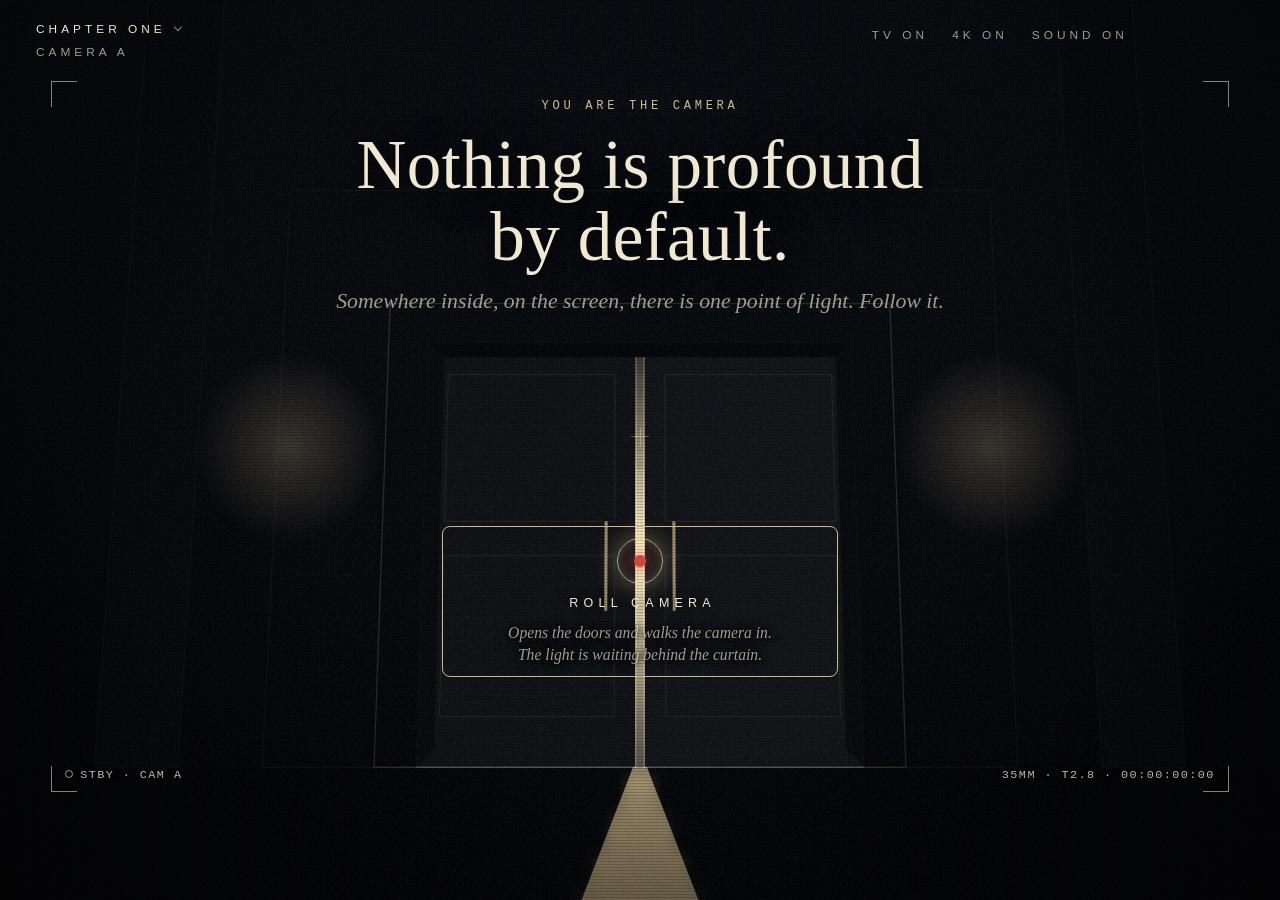
<file: index.html>
<!doctype html>
<html lang="en">
<head>
<meta charset="utf-8">
<meta name="viewport" content="width=device-width,initial-scale=1,viewport-fit=cover">
</head>
<body>
<title>Nothing Is Profound</title>
<meta name="description" content="Chapter One of an interactive exhibition: a camera follows one point of light through a cinema in four takes.">
<meta name="theme-color" content="#05070a">
<style>
:root{color-scheme:dark;
  --ink:#05070a; --ivory:#f1e8d3; --gold:#cdbb8e; --dim:rgba(241,232,211,.66); --rule:rgba(205,187,142,.5); --rec:#d0473a;
  --serif:"Cormorant Garamond","Iowan Old Style","Palatino Linotype",Palatino,"Book Antiqua",Georgia,"Times New Roman",serif;
  --sans:"Helvetica Neue",Helvetica,Arial,"Segoe UI",system-ui,sans-serif;
  --mono:ui-monospace,"SF Mono",Menlo,Consolas,"Courier New",monospace;
  --ease:cubic-bezier(.22,.61,.36,1);
}
*{box-sizing:border-box;margin:0;padding:0}
html,body{height:100%;background:var(--ink);color:var(--ivory);overflow:hidden;overscroll-behavior:none;touch-action:none;-webkit-tap-highlight-color:transparent}
body{font-family:var(--sans)}
#stage{position:fixed;inset:0;width:100%;height:100%;display:block}
#tv{position:fixed;inset:0;pointer-events:none;display:none;
  background:
    repeating-linear-gradient(to bottom,rgba(0,0,0,.18) 0,rgba(0,0,0,.18) 1px,transparent 1px,transparent 3px),
    repeating-linear-gradient(to right,rgba(255,60,40,.025) 0,rgba(255,60,40,.025) 1px,rgba(40,255,90,.02) 1px,rgba(40,255,90,.02) 2px,rgba(60,90,255,.025) 2px,rgba(60,90,255,.025) 3px),
    radial-gradient(ellipse 120% 110% at 50% 50%,transparent 58%,rgba(0,0,0,.58) 100%)}
body.tv #tv{display:block}

#vf{position:fixed;inset:max(64px,9vh) clamp(16px,4vw,56px) max(78px,12vh);pointer-events:none;transition:opacity 1.6s var(--ease)}
#vf i{position:absolute;width:26px;height:26px;border:0 solid rgba(241,232,211,.55)}
#vf i:nth-child(1){left:0;top:0;border-left-width:1px;border-top-width:1px}
#vf i:nth-child(2){right:0;top:0;border-right-width:1px;border-top-width:1px}
#vf i:nth-child(3){left:0;bottom:0;border-left-width:1px;border-bottom-width:1px}
#vf i:nth-child(4){right:0;bottom:0;border-right-width:1px;border-bottom-width:1px}
#vf .cross{position:absolute;left:50%;top:50%;width:18px;height:18px;margin:-9px 0 0 -9px;opacity:.35}
#vf .cross::before,#vf .cross::after{content:"";position:absolute;background:var(--ivory)}
#vf .cross::before{left:8.5px;top:0;width:1px;height:18px}#vf .cross::after{top:8.5px;left:0;height:1px;width:18px}
#vf .info{position:absolute;bottom:10px;font-family:var(--mono);font-size:.74rem;letter-spacing:.12em;color:rgba(241,232,211,.78);text-shadow:0 0 6px #000;white-space:nowrap}
#vf .l{left:14px}#vf .r{right:14px}
#vf .dot{display:inline-block;width:8px;height:8px;border-radius:50%;background:var(--rec);margin-right:7px;vertical-align:0;box-shadow:0 0 8px rgba(208,71,58,.8)}
body.stby #vf .dot{background:transparent;border:1px solid rgba(241,232,211,.6);box-shadow:none}
body.rec #vf .dot{animation:blink 1.6s steps(1) infinite}
body.hold #vf .dot{animation:none}
@keyframes blink{0%{opacity:1}50%{opacity:.25}}
body.final #vf .cross,body.dark #vf .cross{opacity:0}
body.dark #vf i{border-color:rgba(26,28,32,.5)}body.dark #vf .info{color:#1a1c20;text-shadow:none}

#ui{position:fixed;inset:0;pointer-events:none}
button{font:inherit;color:inherit;background:none;border:0;cursor:pointer;pointer-events:auto}
button:focus-visible{outline:1px solid var(--gold);outline-offset:5px;border-radius:2px}
.sr{position:absolute;width:1px;height:1px;overflow:hidden;clip:rect(0 0 0 0);white-space:nowrap}
.top{position:absolute;left:0;right:0;top:0;display:flex;justify-content:space-between;align-items:flex-start;padding:max(18px,env(safe-area-inset-top)) clamp(16px,3vw,36px) 0;font-size:.74rem;letter-spacing:.34em;text-transform:uppercase;color:var(--dim)}
.top .left{line-height:1.9}
.top .left b{font-weight:400;color:var(--ivory)}
.top .right{display:flex;gap:4px;flex-wrap:wrap;justify-content:flex-end}
.top button{padding:10px 10px;letter-spacing:.34em;text-transform:uppercase;font-size:.74rem;color:var(--dim)}
.top button:hover{color:var(--ivory)}
#restartTop{opacity:0;visibility:hidden;transition:opacity 1.6s var(--ease)}
#restartTop.on{opacity:1;visibility:visible}
#prog{position:absolute;left:50%;bottom:max(16px,env(safe-area-inset-bottom));transform:translateX(-50%);width:min(420px,calc(100% - 32px));font-size:.68rem;letter-spacing:.3em;text-transform:uppercase;color:var(--dim);transition:opacity 2s var(--ease)}
#prog .bar{display:grid;grid-template-columns:repeat(4,1fr);gap:6px;margin-bottom:10px}
#prog .bar i{height:1px;background:rgba(241,232,211,.18);position:relative;overflow:hidden}
#prog .bar i b{position:absolute;inset:0;width:0;background:var(--gold)}
#prog .lbl{text-align:center;white-space:nowrap;overflow:hidden;text-overflow:ellipsis}
body.intro #prog{opacity:0}
body.dark .top,body.dark .top button,body.dark #prog{color:#1a1c20}
body.dark #prog .bar i{background:rgba(20,22,26,.25)}

#intro{position:absolute;left:0;right:0;top:clamp(70px,11vh,120px);text-align:center;padding:0 6vw;transition:opacity 2.2s var(--ease)}
#intro .eyebrow{display:block;font-family:var(--mono);font-size:.76rem;letter-spacing:.3em;text-transform:uppercase;color:var(--gold);margin-bottom:16px}
#intro h1{font-family:var(--serif);font-weight:300;font-size:clamp(2.1rem,5.4vw,4.8rem);line-height:1.04;letter-spacing:.005em;text-shadow:0 2px 40px #000;text-wrap:balance}
#intro p{margin-top:clamp(10px,1.8vh,20px);font-family:var(--serif);font-style:italic;font-size:clamp(1rem,1.7vw,1.4rem);color:var(--dim);text-wrap:balance}
body:not(.intro) #intro{opacity:0}
#cta{position:absolute;left:0;top:0;transform:translate(-50%,-30px);display:flex;flex-direction:column;align-items:center;gap:12px;transition:opacity 2s var(--ease);padding:6px;width:min(24rem,86vw)}
#cta .ring{position:relative;width:46px;height:46px;border-radius:50%;border:1px solid rgba(235,214,160,.75);box-shadow:0 0 22px 2px rgba(235,205,140,.35),inset 0 0 14px rgba(235,205,140,.3);animation:breathe 4.4s ease-in-out infinite}
#cta .ring::after{content:"";position:absolute;inset:16px;border-radius:50%;background:var(--rec);box-shadow:0 0 14px 3px rgba(208,71,58,.6)}
#cta .t1{font-size:.78rem;letter-spacing:.42em;text-transform:uppercase;color:var(--ivory);padding-left:.42em;text-shadow:0 0 12px #000}
#cta .t2{font-family:var(--serif);font-style:italic;font-size:.98rem;line-height:1.35;color:var(--dim);text-align:center;text-shadow:0 0 12px #000,0 0 4px #000;text-wrap:balance}
body:not(.intro) #cta{opacity:0;pointer-events:none;visibility:hidden;transition:opacity 1.2s,visibility 0s 1.2s}
@keyframes breathe{0%,100%{opacity:.8;transform:scale(1)}50%{opacity:1;transform:scale(1.06)}}

#shade{position:absolute;left:0;right:0;bottom:0;height:44%;background:linear-gradient(to top,rgba(2,3,5,.82),rgba(2,3,5,.45) 55%,transparent);opacity:0;transition:opacity 1.6s var(--ease)}
#shade.on{opacity:1}
.line{position:absolute;left:50%;width:min(92vw,56rem);transform:translate(-50%,8px);text-align:center;font-family:var(--serif);opacity:0;filter:blur(6px);visibility:hidden;text-wrap:balance;
  transition:opacity .9s var(--ease),transform .9s var(--ease),filter .9s var(--ease),visibility 0s .9s}
.line.on{opacity:1;transform:translate(-50%,0);filter:blur(0);visibility:visible;transition:opacity 1.2s var(--ease),transform 1.2s var(--ease),filter 1.2s var(--ease),visibility 0s}
.line.sub{bottom:calc(16% + 30px);font-size:clamp(1.15rem,.9rem + 1.5vw,2rem);font-style:italic;line-height:1.35;color:var(--ivory);text-shadow:0 1px 18px #000,0 0 3px rgba(0,0,0,.6)}
.line.std{bottom:calc(24% + 34px);font-size:clamp(.95rem,.8rem + .7vw,1.25rem);font-style:italic;line-height:1.45;color:var(--gold);text-shadow:0 2px 18px #000;transition-duration:2s}
.line.final{bottom:calc(34% + 40px);font-size:clamp(1.3rem,.9rem + 2.2vw,2.7rem);font-weight:300;line-height:1.28;color:var(--ivory);text-shadow:0 2px 24px #000;transition-duration:2s}
body.reduced .line{transform:translate(-50%,0);filter:none}

#act{position:absolute;left:50%;bottom:calc(max(16px,env(safe-area-inset-bottom)) + 44px);transform:translateX(-50%);width:min(30rem,calc(100% - 32px));display:flex;flex-direction:column;align-items:center;gap:14px;text-align:center;opacity:0;visibility:hidden;transition:opacity 1s var(--ease),visibility 0s 1s}
#act.on{opacity:1;visibility:visible;transition:opacity 1.4s var(--ease) .2s,visibility 0s}
#act .tag{font-family:var(--mono);font-size:.72rem;letter-spacing:.24em;text-transform:uppercase;color:var(--gold)}
#act p{font-family:var(--serif);font-style:italic;font-size:clamp(.98rem,.86rem + .35vw,1.14rem);line-height:1.4;color:var(--dim);text-shadow:0 0 14px #000,0 0 4px #000;text-wrap:balance}
#actBtn{padding:15px 22px 15px calc(22px + .42em);font-size:.78rem;letter-spacing:.42em;text-transform:uppercase;border:1px solid var(--rule);color:var(--ivory);background:rgba(5,7,10,.45);transition:background .6s,border-color .6s}
#actBtn:hover{background:rgba(205,187,142,.14);border-color:rgba(205,187,142,.85)}
#act:not(.on) #actBtn{pointer-events:none}
.cue{position:absolute;left:50%;bottom:calc(16% + 30px);transform:translateX(-50%);font-family:var(--serif);font-style:italic;letter-spacing:.14em;font-size:1.05rem;color:var(--dim);white-space:nowrap;opacity:0;visibility:hidden;transition:opacity 1s var(--ease),visibility 0s 1s}
.cue.on{opacity:1;visibility:visible;transition:opacity 1.2s var(--ease),visibility 0s}
noscript{position:fixed;inset:0;display:grid;place-items:center;text-align:center;padding:2rem;font-family:var(--serif);font-size:1.4rem}
@media (max-width:640px){
  .top{font-size:.6rem;letter-spacing:.18em;padding-left:16px;padding-right:12px}
  .top .left,.top .left b,.top button{white-space:nowrap}
  .top .right{flex-wrap:nowrap;gap:2px}
  .top button{font-size:.6rem;letter-spacing:.12em;padding:10px 4px}
  .top .left .scn{display:none}
  #vf .info{font-size:.58rem;letter-spacing:.06em;transition:opacity .8s}
  body:has(#act.on) #vf .info{opacity:0}
  #prog{font-size:.6rem;letter-spacing:.22em}
  #intro .eyebrow{font-size:.66rem}
  #cta .t1{font-size:.7rem}
  #cta:focus-visible{outline:none}
  /* phone: the take card sits at the bottom, the spoken lines above it, the hold cue above them */
  #act{bottom:calc(max(16px,env(safe-area-inset-bottom)) + 38px);gap:8px}
  #act .tag{font-size:.62rem;letter-spacing:.2em}
  #act p{font-size:.92rem;line-height:1.35}
  #actBtn{font-size:.68rem;letter-spacing:.34em;padding:12px 18px 12px calc(18px + .34em)}
  .line.sub{bottom:calc(max(16px,env(safe-area-inset-bottom)) + 182px)}
  .line.std{bottom:calc(max(16px,env(safe-area-inset-bottom)) + 186px)}
  .line.final{bottom:calc(max(16px,env(safe-area-inset-bottom)) + 272px)}
  .cue{bottom:calc(max(16px,env(safe-area-inset-bottom)) + 288px);font-size:.95rem}
  .line.sub{font-size:1.02rem;line-height:1.32}
  .line.std{font-size:.9rem;line-height:1.4}
  .line.final{font-size:1.2rem;line-height:1.26}
  #act p{font-size:.86rem}
  #intro h1{font-size:1.9rem}
  #intro p{font-size:.95rem}
  #cta .t2{font-size:.88rem}
}
@media (prefers-reduced-motion:reduce){#cta .ring{animation:none}body.rec #vf .dot{animation:none}}
</style>
<script>document.body.classList.add("intro","tv","stby")</script>
<canvas id="stage" aria-hidden="true"></canvas>
<div id="tv" aria-hidden="true"></div>
<div id="vf" aria-hidden="true"><i></i><i></i><i></i><i></i><span class="cross"></span>
  <span class="info l"><span class="dot"></span><span id="vfL">STBY &middot; CAM A</span></span>
  <span class="info r" id="vfR">35MM &middot; T2.8 &middot; 00:00:00:00</span>
</div>
<div id="ui">
  <div id="shade"></div>
  <header class="top">
    <div class="left"><b>Chapter One</b><br><span class="scn" id="scn">Camera A</span></div>
    <div class="right">
      <button id="tvBtn" type="button" aria-pressed="true">TV on</button>
      <button id="qual" type="button" aria-pressed="true">4K on</button>
      <button id="snd" type="button" aria-pressed="true">Sound on</button>
      <button id="restartTop" type="button">Restart</button>
    </div>
  </header>

  <section id="intro">
    <span class="eyebrow">You are the camera</span>
    <h1>Nothing is profound<br>by default.</h1>
    <p>Somewhere inside, on the screen, there is one point of light. Follow it.</p>
  </section>
  <button id="cta" type="button">
    <span class="ring" aria-hidden="true"></span>
    <span class="t1">Roll camera</span>
    <span class="t2">Opens the doors and walks the camera in. The light is waiting behind the curtain.</span>
  </button>

  <div id="lines"></div>
  <div class="cue" id="cue">Hold this moment.</div>
  <div id="act">
    <span class="tag" id="actTag">Next</span>
    <p id="actNote"></p>
    <button id="actBtn" type="button">Continue</button>
  </div>

  <div id="prog" role="progressbar" aria-label="Take" aria-valuemin="1" aria-valuemax="4" aria-valuenow="1">
    <div class="bar"><i><b></b></i><i><b></b></i><i><b></b></i><i><b></b></i></div>
    <div class="lbl" id="lbl">Take 1 of 4 · The Eye Opens</div>
  </div>
  <div class="sr" id="live" aria-live="polite"></div>
</div>
<noscript>This exhibition needs JavaScript to run.</noscript>

<script>
(()=>{
'use strict';
const $=s=>document.querySelector(s);
const cv=$('#stage');
const mainCtx=cv.getContext('2d',{alpha:false});
let ctx=mainCtx;
let reduce=matchMedia('(prefers-reduced-motion: reduce)').matches;
matchMedia('(prefers-reduced-motion: reduce)').addEventListener?.('change',e=>{reduce=e.matches;document.body.classList.toggle('reduced',reduce)});
document.body.classList.toggle('reduced',reduce);
const SERIF='"Cormorant Garamond","Iowan Old Style","Palatino Linotype",Palatino,"Book Antiqua",Georgia,"Times New Roman",serif';

/* ---------- constants & helpers ---------- */
const L=44, WALL=8.2, CEIL=6.4, SHW=6, SY0=-0.1, SY1=5.3, NEAR=0.25, SCY=2.6;
const ZP=2.9, YP=5.85, OPEN=7.4;
const clamp=(v,a,b)=>v<a?a:v>b?b:v, lerp=(a,b,t)=>a+(b-a)*t;
const sstep=(a,b,x)=>{const t=clamp((x-a)/(b-a),0,1);return t*t*(3-2*t)};
const eio=t=>{t=clamp(t,0,1);return t<.5?4*t*t*t:1-Math.pow(-2*t+2,3)/2};
const eo=t=>{t=clamp(t,0,1);return 1-Math.pow(1-t,3)};
const rgb=(r,g,b,a=1)=>`rgba(${r|0},${g|0},${b|0},${a.toFixed(3)})`;
const GOLD=a=>rgb(205,190,150,a);
const floorY=z=>z>6?-0.047*(z-6):0;
const E=(z,up=0)=>floorY(z)+1.62+up;
function mulberry(a){return()=>{a|=0;a=a+0x6D2B79F5|0;let t=Math.imul(a^a>>>15,1|a);t=t+Math.imul(t^t>>>7,61|t)^t;return((t^t>>>14)>>>0)/4294967296}}

/* ---------- the text ---------- */
const TXT={
 l1:'Before you admire it, look.',
 l2:'Stay with the image.',
 l7:'A pause must create tension, anticipation, unease — something.',
 l11:'Nothing is profound<br>by default.',
 l12:'But if it refuses understanding,<br>it must create something in its place.',
 l13:'One standard for every chapter that follows:<br>judge a film by what it creates on screen.',
};
/* Chapter One sets the standard and asks only one thing of you: look.
   Ambiguity and confusion belong to Chapter Two; discomfort, boredom and wasted time to Chapter Three. */
const TAKES=['The Eye Opens','Stay','The Pause','What It Creates'];
const NEXT=[
 null,
 {label:'Roll take 2', note:'Holds the camera on the image. Nothing is explained; see what staying gives you.'},
 {label:'Roll take 3', note:'The light falls toward still water. Everything, the camera included, stops for four seconds.'},
 {label:'Roll take 4', note:'The light leaves the screen, leads the camera through it and shows what it creates.'},
 {label:'Continue · Chapter Two', note:'The camera stops. Next: a short film, and the question of what it means.'},
];
/* the curtain only opens from the middle to both sides: close, change, open */
const REOPEN=[[0,OPEN],[.9,0],[1.0,0],[2.1,OPEN]];
const SC=[0,SCY,L];

/* each take: camera keys [t,x,y,z,aimX,aimY,aimZ], the curtain, the words, and a camera effect tied to the film */
function buildAct(n){
  switch(n){
  case 1:return{T:10,
    cam:[[0,0,1.62,S.z0,0,1.62+.11*-S.z0,0],[3.2,0,1.62,-1.0,0,2.0,20],[6.5,.4,E(9),9,...SC],[10,0,E(18.5),18.5,...SC]],
    trav:[[0,0],[4.4,0],[6.4,OPEN]],
    words:[['l1',5.0,1e9,{y:.86,fs:40}]],
    film:film1,fx:t=>({})};
  case 2:return{T:10,
    cam:[[0,0,E(18.5),18.5,...SC],[2.2,0,E(18.6),18.6,...SC],[10,0,E(22.5,.15),22.5,...SC]],
    trav:REOPEN,
    words:[['l2',2.4,6.2,{y:.18,fs:46}]],
    film:film2,fx:fx2};
  case 3:return{T:6.5,
    cam:[[0,0,E(22.5,.15),22.5,...SC],[2.0,0,E(23,1.2),23,...SC],[4.0,1.2,E(26,1.8),26,0,1.6,L],[6.5,0,E(28,.3),28,...SC]],
    trav:REOPEN,
    words:[['l7',2.2,1e9,{y:.18,fs:32}]],
    film:film4,fx:fx4,pauseAt:4.0,impact:4.4};
  case 4:{
    const cover=PW*Math.max(W/PW,H/PH);S.zF=clamp(L-2*SHW*F0/cover,30,42.6);
    return{T:13,
    cam:[[0,0,E(28,.3),28,...SC],[3.4,-.8,E(27,.6),27,...SC],[5.5,0,E(31,.2),31,...SC],[7.0,0,SCY,S.zF,...SC]],
    trav:REOPEN,
    words:[['l11',5.4,1e9,{y:.47,fs:60,w:.52,upright:1}]],
    film:film5,fx:fx5,final:1};}
  }
}
function track(tr,t){
  if(t<=tr[0][0])return tr[0][1];
  for(let i=0;i<tr.length-1;i++){const a=tr[i],b=tr[i+1];if(t<=b[0])return lerp(a[1],b[1],eio((t-a[0])/((b[0]-a[0])||1)))}
  return tr[tr.length-1][1];
}
function camEval(k,t){
  const n=k.length;if(n===1||t<=k[0][0])return k[0];if(t>=k[n-1][0])return k[n-1];
  let i=0;while(t>k[i+1][0])i++;
  const a=k[i],b=k[i+1],h=b[0]-a[0],s=(t-a[0])/h,s2=s*s,s3=s2*s;
  const h00=2*s3-3*s2+1,h10=s3-2*s2+s,h01=-2*s3+3*s2,h11=s3-s2,out=[t];
  for(let d=1;d<7;d++){
    const m0=i===0?0:(b[d]-k[i-1][d])/(b[0]-k[i-1][0]);
    const m1=i+1===n-1?0:(k[i+2][d]-a[d])/(k[i+2][0]-a[0]);
    out.push(h00*a[d]+h10*h*m0+h01*b[d]+h11*h*m1);
  }
  return out;
}

/* ---------- state ---------- */
let S,ACT=null;
function fresh(){return{act:0,at:0,ready:false,readyT:0,t:0,rec:0,ts:1,tsT:1,z0:-6,zF:38,
  px:0,py:0,ptx:0,pty:0,door:0,frozen:false,holdT:0,pauseDone:false,impact:false,reveal:5,
  domOn:{},flood:0,ground:0,beyondT:0,trav:0,luma:.2,blur:0,roll:0,streak:0}}
S=fresh();
const now=()=>performance.now();

/* ---------- geometry of the room ---------- */
const rng=mulberry(20190);
const rows=[];
for(let i=0;i<33;i++){
  const z=6.6+i*1.05,seats=[],dens=.26+rng()*.52;
  for(const sd of[-1,1]){let prev=false;
    for(let j=0;j<9;j++){
      const occ=rng()<dens*(prev?1.25:.82);prev=occ;
      let p=null;
      if(occ){const tall=rng();p={dx:(rng()-.5)*.09,s:.9+rng()*.24,h:1.22+tall*.12,sh:(rng()-.5)*.04,hair:rng()<.3?(rng()<.5?-1:1):0,lean:(rng()-.5)*.05}}
      seats.push({xc:sd*(1.6+j*.6),p});
    }}
  if(z>16.5&&z<20.6)continue;
  rows.push({z,seats});
}
const PILZ=[];for(let z=3.2;z<41;z+=3)PILZ.push(z);
const PANELS=[27.2,30.2,33.4];
const dust=[];{const r=mulberry(9);for(let i=0;i<170;i++)dust.push({x:(r()-.5)*15,y:-1.2+r()*7.4,z:2+r()*41,a:r()*6.28,b:r()*6.28,c:r()*6.28,s:.4+r()*1.2})}

/* ---------- the film on the screen, drawn live ---------- */
const PW=960,PH=432;
const mk=(w,h)=>{const c=document.createElement('canvas');c.width=w;c.height=h;return c};
const pc=mk(PW,PH),g=pc.getContext('2d'),tvC=mk(PW,PH),tg=tvC.getContext('2d');
const scan=mk(1,3);{const s=scan.getContext('2d');s.fillStyle='rgba(0,0,0,.28)';s.fillRect(0,2,1,1)}
const scanPat=tg.createPattern(scan,'repeat');
const hasFilter='filter' in g;
const INK='#1b1812',INKA=a=>`rgba(27,24,18,${clamp(a,0,1).toFixed(3)})`,LIGHT=a=>`rgba(255,251,238,${clamp(a,0,1).toFixed(3)})`;
const CTR=[PW/2,PH*.45];
function wrapText(text,maxW){
  const out=[];
  for(const para of text.split('<br>')){let cur='';for(const w of para.split(' ')){const t=cur?cur+' '+w:w;if(cur&&g.measureText(t).width>maxW){out.push(cur);cur=w}else cur=t}out.push(cur)}
  return out;
}
function drawWords(t){
  for(const [k,t0,t1,o] of ACT.words){
    const a=sstep(t0,t0+.6,t)*(1-sstep(t1-.45,t1,t));if(a<.01)continue;
    g.save();g.globalAlpha=a;g.font=(o.upright?'300 ':'italic 400 ')+o.fs+'px '+SERIF;g.textAlign='center';g.textBaseline='middle';
    const lines=wrapText(TXT[k],(o.w||.84)*PW),lh=o.fs*(o.upright?1.04:1.22),y0=o.y*PH-(lines.length-1)*lh/2+(1-a)*6;
    g.fillStyle=INK;g.shadowColor='rgba(255,248,230,.7)';g.shadowBlur=12;
    lines.forEach((s,i)=>g.fillText(s,(o.x||.5)*PW,y0+i*lh));g.restore();
  }
}
/* the protagonist: one point of light */
function spark(x,y,r,a=1){
  if(a<.01)return;
  const R=r*4.5,gl=g.createRadialGradient(x,y,0,x,y,R);gl.addColorStop(0,`rgba(255,226,160,${(.9*a).toFixed(3)})`);gl.addColorStop(.3,`rgba(255,214,140,${(.4*a).toFixed(3)})`);gl.addColorStop(1,'rgba(255,214,140,0)');
  g.fillStyle=gl;g.fillRect(x-R,y-R,2*R,2*R);
  const cg=g.createRadialGradient(x-r*.3,y-r*.3,0,x,y,r);cg.addColorStop(0,`rgba(255,252,240,${a.toFixed(3)})`);cg.addColorStop(1,`rgba(244,196,112,${a.toFixed(3)})`);
  g.fillStyle=cg;g.beginPath();g.arc(x,y,r,0,6.2832);g.fill();g.strokeStyle=INKA(.7*a);g.lineWidth=1.4;g.stroke();
}
function poly2(n,cx,cy,r,rot){g.moveTo(cx+r*Math.cos(rot),cy+r*Math.sin(rot));for(let i=1;i<n;i++)g.lineTo(cx+r*Math.cos(rot+i*6.2832/n),cy+r*Math.sin(rot+i*6.2832/n));g.closePath()}
const HY=PH*.64, SUN=[PW/2,HY-18];
function horizon(a,s,t){
  if(a<.01)return;
  g.fillStyle=`rgba(70,62,46,${(.2*a).toFixed(3)})`;g.fillRect(0,HY,PW,PH-HY);
  g.fillStyle=INKA(.75*a);g.fillRect(PW*.06,HY,PW*.88,1.5);
  for(let i=0;i<6;i++){const w=(34-i*4)*s*(.65+.35*Math.sin(t*2.3+i*1.7));g.fillStyle=LIGHT(.75*s*a);g.fillRect(PW/2-w,HY+8+i*9,w*2,1.5)}
}

/* TAKE 1: a point of light in the dark; an iris opens; the light becomes a low sun and stays */
function film1(t){
  const io=eo((t-4.6)/2.4),s=eio((t-7.2)/1.6),hw=eo((t-7.0)/1.2);
  if(hw>.01){g.save();g.beginPath();g.rect(PW/2-hw*PW*.5,0,hw*PW,PH);g.clip();horizon(1,s,t);g.restore()}
  const r=lerp(4,30,s),x=SUN[0],y=lerp(CTR[1],SUN[1],s);
  if(io<.999){
    const rad=lerp(0,PW*.72,io);
    g.save();g.beginPath();g.rect(0,0,PW,PH);if(rad>.5)poly2(7,CTR[0],CTR[1],rad,io*.9);g.fillStyle='#100e0b';g.fill('evenodd');
    if(rad>.5){g.strokeStyle=LIGHT(.3);g.lineWidth=1.2;g.beginPath();poly2(7,CTR[0],CTR[1],rad,io*.9);g.stroke()}
    g.restore();
  }
  spark(x,y+Math.sin(t*1.3)*1.2*s,r*(1+.04*Math.sin(t*2.1)),1);
  S.luma=.2+.75*io+.1*s;
}
/* TAKE 2 (Stay): nothing is explained. The camera stays, and staying is answered:
   the sun goes down, stars come out, and its reflection reaches all the way to you */
const STARS=(()=>{const r=mulberry(31),p=[];for(let i=0;i<46;i++)p.push([r()*PW,r()*HY*.9,r()*6.28,.6+r()*1.4]);return p})();
const setK=t=>eio((t-2.4)/6.2);
function sunset(k,t,lenMul=1){
  if(k>0){
    const sk=g.createLinearGradient(0,0,0,HY);sk.addColorStop(0,`rgba(28,24,30,${(.55*k).toFixed(3)})`);sk.addColorStop(1,`rgba(120,80,40,${(.25*k).toFixed(3)})`);
    g.fillStyle=sk;g.fillRect(0,0,PW,HY);
    for(const [x,y,ph,s] of STARS){const a=sstep(.3,1,k)*(.5+.5*Math.sin(t*1.1*s+ph));g.fillStyle=LIGHT(a*.9);g.fillRect(x,y,1.6*s,1.6*s)}
  }
  g.fillStyle='rgba(70,62,46,.2)';g.fillRect(0,HY,PW,PH-HY);g.fillStyle=INKA(.75);g.fillRect(PW*.06,HY,PW*.88,1.5);
  const y=lerp(SUN[1],HY+10,k);
  g.save();g.beginPath();g.rect(0,0,PW,HY);g.clip();spark(SUN[0],y+Math.sin(t*1.3)*1.2*(1-k),30);g.restore();
  const len=lerp(40,PH-HY-2,eo(k))*lenMul;
  for(let i=0;i*7<len;i++){const w=(lerp(30,70,k)-i*.12)*(.55+.45*Math.sin(t*2.2+i*1.3))*lenMul;
    if(w>1){g.fillStyle=`rgba(255,224,160,${(.75*(1-i*7/(PH-HY))).toFixed(3)})`;g.fillRect(SUN[0]-w,HY+5+i*7,w*2,2)}}
}
function film2(t){sunset(setK(t),t);S.luma=1-.3*setK(t)}
function fx2(){return{}}

/* TAKE 3 (The pause): the sunset's reflection gathers back into the light, which rises,
   then falls toward still water; everything stops; it lands */
const WY=PH*.76;
const dropF=t=>t<4?Math.pow(clamp((t-2.2)/1.8,0,1),1.8)*.93:lerp(.93,1,eio((t-4)/.4));
function film4(t){
  if(t<2.05){const gk=eio((t-.2)/1.2),u=eio((t-1.4)/.6);
    if(gk<1){g.save();g.globalAlpha=1-gk*.999;sunset(1-gk,t,1-gk);g.restore()}
    spark(PW/2,lerp(HY-4,PH*.08,u),lerp(lerp(30,6,gk),5.5,u),gk)}
  const wa=eo((t-1.6)/.6),imp=t>4.4?t-4.4:-1;
  g.fillStyle=`rgba(80,72,56,${(.18*wa).toFixed(3)})`;g.fillRect(0,WY,PW,PH-WY);
  if(imp>0){const gl=g.createLinearGradient(0,WY,0,PH);gl.addColorStop(0,LIGHT(.5*Math.exp(-imp*.8)));gl.addColorStop(1,LIGHT(0));g.fillStyle=gl;g.fillRect(0,WY,PW,PH-WY)}
  g.fillStyle=INKA(.75*wa);g.fillRect(PW/2-PW*.42*wa,WY,PW*.84*wa,1.5);
  if(t>2.0&&t<4.4){const y=lerp(PH*.08,WY-8,dropF(t));spark(PW/2,y,5.5);g.fillStyle=INKA(.6);g.beginPath();g.moveTo(PW/2,y-14);g.lineTo(PW/2-4,y-4);g.lineTo(PW/2+4,y-4);g.closePath();g.fill()}
  if(imp>0){for(let j=0;j<5;j++){const p=(imp-j*.32)/2.0;if(p<=0||p>=1)continue;g.strokeStyle=INKA(.75*(1-p));g.lineWidth=1.6;g.beginPath();g.ellipse(PW/2,WY,PW*.44*eo(p),PH*.08*eo(p),0,0,6.2832);g.stroke()}
    spark(PW/2,WY-2,lerp(9,3,clamp(imp/1.2,0,1)),Math.max(.4,1-imp*.4))}
  S.luma=t<4.4?.75:lerp(.75,1,sstep(4.4,5.2,t))+.25*Math.exp(-Math.max(0,t-4.6)*1.5)*sstep(4.4,4.6,t);
}
function fx4(t){
  const w=sstep(2.0,2.6,t)*(1-sstep(4.6,5.8,t)),y=lerp(PH*.08,WY,dropF(t));
  const imp=t-4.4,jolt=imp>0?.35*Math.sin(imp*9)*Math.exp(-imp*2.5):0;
  return{aim:[0,SY1-(y/PH)*(SY1-SY0),L],aimW:w,dz:jolt,pitch:imp>0?.01*Math.sin(imp*31)*Math.exp(-imp*4):0};
}

/* TAKE 4 (What it creates): the light rises off the water, leaves the screen, flies through the room
   and comes back to write the standard with its own light */
const FT0=3.6,FT1=5.5;
function film5(t){
  const wa=1-sstep(5.0,5.8,t);
  g.fillStyle=`rgba(80,72,56,${(.18*wa).toFixed(3)})`;g.fillRect(0,WY,PW,PH-WY);g.fillStyle=INKA(.7*wa);g.fillRect(PW*.08,WY,PW*.84,1.5);
  if(t<2.6){const p=.5+t*.2;g.strokeStyle=INKA(.3*(1-t/2.6));g.lineWidth=1.2;g.beginPath();g.ellipse(PW/2,WY,PW*.44*p,PH*.08*p,0,0,6.2832);g.stroke()}
  if(t<3.75){const u=eio((t-2.2)/.8),y=lerp(WY-3,PH*.45,u)-eio((t-3.2)/.5)*PH*.6;spark(PW/2,y,lerp(4,7,u),1-sstep(3.45,3.75,t))}
  if(t>5.35&&t<7.2){const sx=lerp(-.15,1.15,eio((t-5.4)/1.6))*PW,sg=g.createLinearGradient(sx-130,0,sx+130,0);
    sg.addColorStop(0,LIGHT(0));sg.addColorStop(.5,LIGHT(.6));sg.addColorStop(1,LIGHT(0));
    g.save();g.globalCompositeOperation='lighter';g.fillStyle=sg;g.fillRect(sx-130,0,260,PH);g.restore();spark(sx,PH*.47,6,1-sstep(6.6,7.0,t))}
  S.luma=1+(t>FT0&&t<FT1+.1?.15:0);
}
const FLIGHT=[[0,2.8,43.9],[2.6,4.4,38],[1.8,3.4,31.5],[-1.6,3.9,30.5],[-2.4,4.5,36],[0,2.6,43.9]];
function flightAt(t){
  const u=clamp((t-FT0)/(FT1-FT0),0,1)*(FLIGHT.length-1),i=Math.min(FLIGHT.length-2,Math.floor(u)),s=u-i;
  const p0=FLIGHT[Math.max(0,i-1)],p1=FLIGHT[i],p2=FLIGHT[i+1],p3=FLIGHT[Math.min(FLIGHT.length-1,i+2)];
  const s2=s*s,s3=s2*s,o=[];
  for(let d=0;d<3;d++)o.push(.5*((2*p1[d])+(-p0[d]+p2[d])*s+(2*p0[d]-5*p1[d]+4*p2[d]-p3[d])*s2+(-p0[d]+3*p1[d]-3*p2[d]+p3[d])*s3));
  return o;
}
function fx5(t){
  const w=sstep(FT0-.1,FT0+.4,t)*(1-sstep(FT1-.5,FT1,t));
  return{aim:w>0?flightAt(t):null,aimW:w*.85};
}

function renderProj(){
  g.setTransform(1,0,0,1,0,0);g.globalAlpha=1;g.globalCompositeOperation='source-over';g.shadowBlur=0;g.lineCap='round';
  const gr=g.createRadialGradient(PW*.5,PH*.5,0,PW*.5,PH*.5,PW*.62);
  gr.addColorStop(0,'#ece3cb');gr.addColorStop(.55,'#c8bda0');gr.addColorStop(1,'#71684f');
  g.fillStyle=gr;g.fillRect(0,0,PW,PH);
  if(ACT){ACT.film(S.at);drawWords(S.at)}
  else{g.fillStyle='#100e0b';g.fillRect(0,0,PW,PH);spark(CTR[0],CTR[1],4)}
  const tvOn=document.body.classList.contains('tv');
  tg.setTransform(1,0,0,1,0,0);tg.globalAlpha=1;tg.globalCompositeOperation='copy';tg.drawImage(pc,0,0);tg.globalCompositeOperation='source-over';
  if(tvOn){
    tg.globalAlpha=.2;tg.drawImage(pc,3,0);tg.globalAlpha=.1;tg.drawImage(pc,-2,1);tg.globalAlpha=1;
    tg.fillStyle=scanPat;tg.fillRect(0,0,PW,PH);
    tg.fillStyle='rgba(70,52,28,.07)';tg.fillRect(0,0,PW,PH);
    const vg=tg.createRadialGradient(PW/2,PH/2,PH*.42,PW/2,PH/2,PW*.6);vg.addColorStop(0,'rgba(0,0,0,0)');vg.addColorStop(1,'rgba(0,0,0,.4)');
    tg.fillStyle=vg;tg.fillRect(0,0,PW,PH);
  }
}

/* ---------- canvas, camera & projection ---------- */
let W=0,H=0,DPR=1,F0=900,F=900,CX=0,CY=0,qscale=1,q4k=true,bgGrad,vigGrad,grainPat;
const fxC=mk(4,4),fxCtx=fxC.getContext('2d'),b1C=mk(4,4),b1=b1C.getContext('2d'),b2C=mk(4,4),b2=b2C.getContext('2d');
let grainTile=null;
const cam={x:0,y:1.62,z:-6,cy:1,sy:0,cp:1,sp:0};
let PX=0,PY=0,PD=1;
function resize(){
  W=Math.max(innerWidth,320);H=Math.max(innerHeight,240);CX=W/2;CY=H/2;
  const dev=devicePixelRatio||1;
  let dpr=q4k?Math.max(dev,2):Math.min(dev,1.5);
  dpr=Math.min(dpr,3)*qscale;
  const cap=q4k?3840*2160:1920*1200;
  if(W*H*dpr*dpr>cap)dpr=Math.sqrt(cap/(W*H));
  DPR=Math.max(.5,dpr);
  cv.width=Math.round(W*DPR);cv.height=Math.round(H*DPR);
  fxC.width=Math.ceil(cv.width/4);fxC.height=Math.ceil(cv.height/4);
  b1C.width=Math.ceil(cv.width/8);b1C.height=Math.ceil(cv.height/8);
  b2C.width=Math.ceil(cv.width/32);b2C.height=Math.ceil(cv.height/32);
  F0=F=Math.max(H*.9,W*.55);
  S.z0=-Math.max(6,6.2*F0/W);
  mainCtx.setTransform(DPR,0,0,DPR,0,0);
  bgGrad=mainCtx.createLinearGradient(0,0,0,H);bgGrad.addColorStop(0,'#070a10');bgGrad.addColorStop(1,'#040507');
  vigGrad=mainCtx.createRadialGradient(W/2,H/2,Math.min(W,H)*.35,W/2,H/2,Math.hypot(W,H)*.62);
  vigGrad.addColorStop(0,'rgba(0,0,0,0)');vigGrad.addColorStop(1,'rgba(0,0,0,.6)');
  if(!grainTile){grainTile=mk(256,256);const gg=grainTile.getContext('2d'),im=gg.createImageData(256,256),r=mulberry(3);
    for(let i=0;i<256*256;i++){const v=r()<.5?0:255;im.data[i*4]=im.data[i*4+1]=im.data[i*4+2]=v;im.data[i*4+3]=r()*30}
    gg.putImageData(im,0,0)}
  grainPat=mainCtx.createPattern(grainTile,'repeat');
  if(grainPat.setTransform&&window.DOMMatrix)grainPat.setTransform(new DOMMatrix([1/DPR,0,0,1/DPR,0,0]));
  $('#qual').textContent=q4k?'4K on':'4K off';$('#qual').setAttribute('aria-pressed',String(q4k));
  setCamera();
}
function pj(x,y,z){
  const dx=x-cam.x,dy=y-cam.y,dz=z-cam.z;
  const zc=dx*cam.sy+dz*cam.cy,xc=dx*cam.cy-dz*cam.sy,yc=dy*cam.cp-zc*cam.sp,d=dy*cam.sp+zc*cam.cp;
  PD=d;const k=F/d;PX=CX+xc*k;PY=CY-yc*k;
}
const cbuf=new Float64Array(96);
function pathPoly(a){
  const n=a.length/3;let started=false;
  for(let i=0;i<n;i++){
    const dx=a[i*3]-cam.x,dy=a[i*3+1]-cam.y,dz=a[i*3+2]-cam.z,zc=dx*cam.sy+dz*cam.cy;
    cbuf[i*3]=dx*cam.cy-dz*cam.sy;cbuf[i*3+1]=dy*cam.cp-zc*cam.sp;cbuf[i*3+2]=dy*cam.sp+zc*cam.cp;
  }
  const emit=(x,y,d)=>{const k=F/d,sx=CX+x*k,sy=CY-y*k;if(!started){ctx.moveTo(sx,sy);started=true}else ctx.lineTo(sx,sy)};
  let qx=cbuf[(n-1)*3],qy=cbuf[(n-1)*3+1],qd=cbuf[(n-1)*3+2];
  for(let i=0;i<n;i++){
    const x=cbuf[i*3],y=cbuf[i*3+1],d=cbuf[i*3+2],inC=d>=NEAR,inP=qd>=NEAR;
    if(inC!==inP){const t=(NEAR-qd)/(d-qd);emit(qx+(x-qx)*t,qy+(y-qy)*t,NEAR)}
    if(inC)emit(x,y,d);
    qx=x;qy=y;qd=d;
  }
  return started;
}
function poly(a,fill,stroke,lw){
  ctx.beginPath();if(!pathPoly(a))return;
  if(a.length>6)ctx.closePath();
  if(fill){ctx.fillStyle=fill;ctx.fill()}
  if(stroke){ctx.strokeStyle=stroke;ctx.lineWidth=lw||1;ctx.stroke()}
}
function grad(x1,y1,z1,x2,y2,z2,stops){
  pj(x1,y1,z1);const ax=PX,ay=PY;pj(x2,y2,z2);
  const gg=ctx.createLinearGradient(ax,ay,PX,PY);for(const s of stops)gg.addColorStop(s[0],s[1]);return gg;
}
function add(fn){ctx.save();ctx.globalCompositeOperation='lighter';fn();ctx.restore()}
function rr(p,x,y,w,h,r,top){
  if(top){p.moveTo(x,y+h);p.lineTo(x,y+r);p.arcTo(x,y,x+r,y,r);p.lineTo(x+w-r,y);p.arcTo(x+w,y,x+w,y+r,r);p.lineTo(x+w,y+h);p.closePath()}
  else{p.moveTo(x+r,y);p.arcTo(x+w,y,x+w,y+h,r);p.arcTo(x+w,y+h,x,y+h,r);p.arcTo(x,y+h,x,y,r);p.arcTo(x,y,x+w,y,r);p.closePath()}
}

/* ---------- scene drawing ---------- */
let LIT=0.1,GLOW=0,SR={x:0,y:0,w:0,h:0,vis:false};

/* the film's light reaches the room: rings of light travel across floor and ceiling after the drop lands */
/* while you stay, the sun's reflection runs off the screen and down the aisle to the camera */
function floorStreak(){
  const k=S.streak||0;if(k<.02)return;
  const zs=L-.4,len=k*Math.max(0,zs-cam.z-2.5),z1=zs-len,w=.15+.55*k;if(len<.3)return;
  const sg=grad(0,floorY(zs),zs,0,floorY(z1),z1,[[0,rgb(255,224,160,.42*k)],[.6,rgb(255,224,160,.12*k)],[1,rgb(255,224,160,0)]]);
  add(()=>poly([-w*.4,floorY(zs)+.02,zs,w*.4,floorY(zs)+.02,zs,w,floorY(z1)+.02,z1,-w,floorY(z1)+.02,z1],sg));
}
function roomRipples(){
  if(!ACT||!ACT.impact||S.at<ACT.impact)return;
  const t=S.at-ACT.impact;
  add(()=>{for(let j=0;j<4;j++){const p=(t-j*.35)/2.4;if(p<=0||p>=1)continue;const r=1+eo(p)*40,a=.55*(1-p);
    for(const surf of[0,1]){ctx.beginPath();let pen=false;
      for(let k=0;k<=40;k++){const th=-Math.PI/2+Math.PI*k/40,x=Math.sin(th)*r,z=L-.5-Math.cos(th)*r;
        if(Math.abs(x)>WALL||z<0){pen=false;continue}
        const y=surf?CEIL-.02:floorY(z)+.02;pj(x,y,z);if(PD<NEAR){pen=false;continue}
        if(!pen){ctx.moveTo(PX,PY);pen=true}else ctx.lineTo(PX,PY)}
      ctx.strokeStyle=rgb(240,222,180,a*(surf?.5:1));ctx.lineWidth=2;ctx.stroke()}}});
}

function drawShell(){
  ctx.fillStyle=bgGrad;ctx.fillRect(-W,-H,W*3,H*3);
  const ag=ctx.createLinearGradient(0,0,0,H*.5);ag.addColorStop(0,'rgba(40,56,84,.10)');ag.addColorStop(1,'rgba(40,56,84,0)');
  ctx.fillStyle=ag;ctx.fillRect(-W,-H,W*3,H*1.5);
  const lit=LIT*(1+GLOW*.6),z0=Math.max(0,cam.z-6);
  if(cam.z<1)poly([-16,0,cam.z-30,16,0,cam.z-30,16,0,0,-16,0,0],'#06080c');
  const fp=[-WALL,floorY(z0),z0,WALL,floorY(z0),z0];
  if(z0<6)fp.push(WALL,0,6);fp.push(WALL,floorY(L),L,-WALL,floorY(L),L);if(z0<6)fp.push(-WALL,0,6);
  poly(fp,'#07090e');
  const az=Math.max(z0,2),zg=Math.max(az,cam.z+2);
  poly([-1.25,floorY(az),az,1.25,floorY(az),az,1.25,floorY(L),L,-1.25,floorY(L),L],'#0a0d13');
  poly([-WALL,floorY(16.6),16.6,WALL,floorY(16.6),16.6,WALL,floorY(20.9),20.9,-WALL,floorY(20.9),20.9],'#0a0d13');
  if(L-zg>1){
    const lg=grad(0,floorY(L),L,0,floorY(zg),zg,[[0,rgb(232,216,176,.26*lit)],[.7,rgb(232,216,176,.05*lit)],[1,rgb(232,216,176,0)]]);
    add(()=>poly([-1.2,floorY(az),az,1.2,floorY(az),az,1.2,floorY(L),L,-1.2,floorY(L),L],lg));
    for(const sd of[-1,1])poly([sd*1.25,floorY(az)+.005,az,sd*1.25,floorY(L)+.005,L],null,GOLD(.08+.12*lit),1);
  }
  for(const sd of[-1,1]){
    const wp=[sd*WALL,floorY(z0),z0,sd*WALL,CEIL,z0,sd*WALL,CEIL,L,sd*WALL,floorY(L),L];if(z0<6)wp.push(sd*WALL,0,6);
    poly(wp,'#080b11');
    const zm=Math.max(z0,cam.z+2);
    const wg=grad(sd*WALL,2,L,sd*WALL,2,zm,[[0,rgb(205,190,150,.22*lit)],[.5,rgb(205,190,150,.05*lit)],[1,rgb(205,190,150,0)]]);
    add(()=>poly(wp,wg));
    const fz=floorY(zm);
    poly([sd*WALL,floorY(z0),z0,sd*WALL,floorY(L),L,sd*(WALL-1.6),floorY(L),L,sd*(WALL-1.6),floorY(z0),z0],grad(sd*WALL,fz,zm,sd*(WALL-1.6),fz,zm,[[0,'rgba(0,0,0,.6)'],[1,'rgba(0,0,0,0)']]));
    poly([sd*WALL,CEIL,z0,sd*WALL,CEIL,L,sd*WALL,CEIL-1.4,L,sd*WALL,CEIL-1.4,z0],grad(sd*WALL,CEIL,zm,sd*WALL,CEIL-1.4,zm,[[0,'rgba(0,0,0,.45)'],[1,'rgba(0,0,0,0)']]));
    poly([sd*WALL,CEIL-.3,zm,sd*WALL,CEIL-.3,L],null,GOLD(.05+.16*lit),1);
  }
  poly([-WALL,CEIL,z0,WALL,CEIL,z0,WALL,CEIL,L,-WALL,CEIL,L],'#05070b');
  for(let z=L-3;z>=Math.max(cam.z-4,3);z-=4){
    poly([-WALL,CEIL,z,WALL,CEIL,z,WALL,CEIL-.35,z,-WALL,CEIL-.35,z],'#080b11');
    poly([-WALL,CEIL-.35,z,WALL,CEIL-.35,z],null,GOLD(.04+.18*lit*(z/L)),1);
  }
  poly([-WALL,floorY(L),L,WALL,floorY(L),L,WALL,CEIL,L,-WALL,CEIL,L],'#04060a');
  floorStreak();roomRipples();
}

function drape(z,x1,x2,bot,top,lit){
  const w=Math.abs(x2-x1);if(w<.01||top-bot<.01)return;
  const n=Math.max(2,Math.round(w/.55)),ym=(bot+top)/2;
  for(let i=0;i<n;i++){
    const a=lerp(x1,x2,i/n),b=lerp(x1,x2,(i+1)/n);
    pj(a,ym,z);if(PD<NEAR)continue;const p1=PX;pj(b,ym,z);if(PD<NEAR)continue;
    const gg=ctx.createLinearGradient(p1,0,PX,0);
    gg.addColorStop(0,'#05070b');gg.addColorStop(.45,'#121722');gg.addColorStop(1,'#06080c');
    poly([a,bot,z,a,top,z,b,top,z,b,bot,z],gg);
    if(lit){
      const m=(a+b)/2,inside=Math.max(0,1-Math.abs(m)/(SHW+.5));
      if(inside>0){
        const al=lit*inside,g2=ctx.createLinearGradient(p1,0,PX,0);
        g2.addColorStop(0,rgb(240,222,180,.02*al));g2.addColorStop(.45,rgb(240,222,180,.26*al));g2.addColorStop(1,rgb(240,222,180,.03*al));
        const yb=Math.max(bot,SY0),yt=Math.min(top,SY1+.3);
        if(yt>yb)add(()=>poly([a,yb,z,a,yt,z,b,yt,z,b,yb,z],g2));
      }
    }
  }
  const ea=GOLD(.06+.24*LIT*(z/L));
  poly([x1,bot,z,x1,top,z],null,ea,1.2);
  poly([x2,bot,z,x2,top,z],null,ea,1.2);
}

function drawScreen(){
  const z=L;
  pj(-SHW,SY1,z);const tlx=PX,tly=PY,d1=PD;pj(SHW,SY1,z);const trx=PX,try_=PY,d2=PD;pj(-SHW,SY0,z);const blx=PX,bly=PY,d3=PD;pj(SHW,SY0,z);const brx=PX,bry=PY,d4=PD;
  const ok=Math.min(d1,d2,d3,d4)>NEAR;
  const minx=Math.min(tlx,blx),maxx=Math.max(trx,brx),miny=Math.min(tly,try_),maxy=Math.max(bly,bry);
  SR={x:minx,y:miny,w:maxx-minx,h:maxy-miny,vis:ok&&maxx>0&&minx<W&&maxy>0&&miny<H};
  const scr=clamp(LIT*S.luma+GLOW*.15,0,1.25),cx=(minx+maxx)/2,cy=(miny+maxy)/2;
  if(ok){
    add(()=>{const hr=Math.max(SR.w,SR.h)*1.1,hg=ctx.createRadialGradient(cx,cy,0,cx,cy,hr);
      hg.addColorStop(0,rgb(235,220,185,.2*scr));hg.addColorStop(.45,rgb(235,220,185,.05*scr));hg.addColorStop(1,rgb(235,220,185,0));
      ctx.fillStyle=hg;ctx.fillRect(cx-hr,cy-hr,hr*2,hr*2)});
    const fr=.2;
    poly([-SHW-fr,SY0-fr,z,SHW+fr,SY0-fr,z,SHW+fr,SY1+fr,z,-SHW-fr,SY1+fr,z],'#07090d',GOLD(.32*Math.min(1,scr)),1);
    ctx.save();
    ctx.transform((trx-tlx)/PW,(try_-tly)/PW,(blx-tlx)/PH,(bly-tly)/PH,tlx,tly);
    ctx.fillStyle='#090a0d';ctx.fillRect(0,0,PW,PH);
    ctx.globalAlpha=clamp(.06+.94*scr,0,1);ctx.imageSmoothingEnabled=true;ctx.imageSmoothingQuality='high';
    ctx.drawImage(tvC,0,0);
    ctx.restore();
  }
  const fb=floorY(L)-.1,vt=SY1+.5,o=S.trav;
  drape(L-.35,-o-OPEN,-o,fb,vt,LIT);
  drape(L-.36,o,o+OPEN,fb,vt,LIT);
  const inner=SHW+.6,cz=L-.75;
  drape(cz,-WALL,-inner,fb,CEIL,0);drape(cz,inner,WALL,fb,CEIL,0);
  poly([-WALL,vt,cz,WALL,vt,cz,WALL,CEIL,cz,-WALL,CEIL,cz],'#06080c');
  poly([-WALL,vt,cz,WALL,vt,cz],null,GOLD(.10+.2*Math.min(1,scr)),1.2);
}

function drawRow(r){
  const z=r.z,fy=floorY(z);
  const dd=z-cam.z;if(dd<-1)return;
  const rf=z/L,f=sstep(3,36,Math.max(dd,.3));
  const colS=rgb(lerp(5,13,f),lerp(7,18,f),lerp(12,26,f)),colP=rgb(lerp(1,6,f),lerp(2,8,f),lerp(4,12,f));
  const ra=clamp(LIT*S.luma*(.07+.62*Math.pow(rf,1.7))*(1+GLOW*1.2)*(1-sstep(S.reveal,S.reveal+10,Math.max(dd,0))),0,.85);
  const rimP=rgb(226,208,164,ra),rimS=rgb(170,170,160,ra*.62),halo=rgb(226,208,164,ra*.18);
  const pp=new Path2D(),sp=new Path2D();let anyP=false,anyS=false,kk=0;
  for(const s of r.seats){
    pj(s.xc,fy+.95,z);if(PD<NEAR+.05)continue;
    const k=F/PD,sx=PX,yT=PY;kk=Math.max(kk,k);
    const sw=.52*k;if(sx-sw/2>W+4||sx+sw/2<-4||yT>H+6)continue;
    pj(s.xc,fy-.02,z);const yB=PY;
    rr(sp,sx-sw/2,yT,sw,yB-yT,Math.min(.1*k,sw/2),true);anyS=true;
    const p=s.p;if(!p)continue;anyP=true;
    pj(s.xc+p.dx+p.lean,fy+p.h,z);const hx=PX,hy=PY;
    pj(s.xc+p.dx*.4,fy+1.1+p.sh,z);const shx=PX,shy=PY;
    const rx=.105*p.s*k,ry=.135*p.s*k;
    rr(pp,shx-.235*k,shy,.47*k,.28*k,.11*k,false);
    pp.rect(hx-.045*k,hy,.09*k,yT-hy+2);
    pp.moveTo(hx+rx,hy);pp.ellipse(hx,hy,rx,ry,0,0,6.2832);
    if(p.hair){pp.moveTo(hx+p.hair*rx*.5+rx*.62,hy-ry*.75);pp.ellipse(hx+p.hair*rx*.5,hy-ry*.75,rx*.62,ry*.5,0,0,6.2832)}
  }
  if(!anyS)return;
  const o=clamp(.012*kk,.6,3);
  ctx.save();
  if(anyP){ctx.translate(0,-o*2.2);ctx.fillStyle=halo;ctx.fill(pp);ctx.translate(0,o*1.2);ctx.fillStyle=rimP;ctx.fill(pp);ctx.translate(0,o);ctx.fillStyle=colP;ctx.fill(pp)}
  ctx.translate(0,-o);ctx.fillStyle=rimS;ctx.fill(sp);ctx.translate(0,o);ctx.fillStyle=colS;ctx.fill(sp);
  ctx.restore();
  if(dd>0&&dd<34){ctx.fillStyle=rgb(222,192,128,.4*LIT*(1-dd/34));
    for(const x of[-1.27,1.27]){pj(x,fy+.03,z);if(PD>NEAR){const sz=Math.max(1.1,.032*F/PD);ctx.fillRect(PX-sz/2,PY,sz,sz*.6)}}}
}

function drawPilaster(z){
  const lit=LIT*(1+GLOW),f=z/L;
  for(const sd of[-1,1]){
    const x2=sd*(WALL-.3),fa=floorY(z),fb=floorY(z+.55);
    poly([sd*WALL,fa,z,x2,fa,z,x2,CEIL,z,sd*WALL,CEIL,z],'#090c12');
    poly([x2,fa,z,x2,CEIL,z,x2,CEIL,z+.55,x2,fb,z+.55],'#0e131c');
    poly([x2,fa+.1,z,x2,CEIL,z],null,GOLD(.04+.36*lit*f),1.2);
    pj(x2,fa+2.4,z+.2);
    if(PD>1){const k=F/PD;add(()=>{const r=.5*k,sg=ctx.createRadialGradient(PX,PY,0,PX,PY,r);
      sg.addColorStop(0,rgb(255,214,150,.42*lit));sg.addColorStop(1,rgb(255,214,150,0));ctx.fillStyle=sg;ctx.fillRect(PX-r,PY-r,r*2,r*2)})}
  }
}

function drawProjector(){
  const x0=-.38,x1=.38,y0=YP-.35,y1=YP+.35,za=1.6,zb=ZP;
  poly([-.04,y1,2.2,.04,y1,2.2,.04,CEIL,2.2,-.04,CEIL,2.2],'#07090d');
  poly([x0,y0,zb,x1,y0,zb,x1,y1,zb,x0,y1,zb],'#080a0f');
  poly([x0,y0,za,x1,y0,za,x1,y0,zb,x0,y0,zb],'#06080c');
  poly([x0,y0,za,x0,y1,za,x0,y1,zb,x0,y0,zb],'#07090d');
  poly([x1,y0,za,x1,y1,za,x1,y1,zb,x1,y0,zb],'#07090d');
  poly([x0,y1,za,x1,y1,za,x1,y1,zb,x0,y1,zb],'#0b0e14');
  poly([x0,y0,za,x1,y0,za,x1,y1,za,x0,y1,za],'#090b10',GOLD(.1+.2*LIT),1);
}

function drawBeam(){
  const za=Math.max(ZP,cam.z+.7),zEnd=S.trav<.25?L-.6:L;
  if(za>=zEnd-.2)return;
  const n=18,base=.016*LIT*S.luma*(1+GLOW*.8),s=fxC.width/W;
  fxCtx.setTransform(1,0,0,1,0,0);fxCtx.clearRect(0,0,fxC.width,fxC.height);fxCtx.setTransform(s,0,0,s,0,0);
  ctx=fxCtx;ctx.globalCompositeOperation='lighter';
  for(let i=0;i<n;i++){
    const z=lerp(za,zEnd-.05,i/(n-1)),t=(z-ZP)/(L-ZP);
    const hx=lerp(.12,SHW,t),ya=lerp(YP-.06,SY0,t),yb=lerp(YP+.06,SY1,t);
    poly([-hx,ya,z,hx,ya,z,hx,yb,z,-hx,yb,z],rgb(238,222,185,base/(.55+t*1.4)));
  }
  ctx.globalCompositeOperation='source-over';ctx=mainCtx;
  ctx.save();ctx.setTransform(1,0,0,1,0,0);ctx.globalCompositeOperation='lighter';ctx.imageSmoothingQuality='high';
  ctx.restore();
  ctx.save();ctx.globalCompositeOperation='lighter';ctx.imageSmoothingQuality='high';ctx.drawImage(fxC,0,0,W,H);ctx.restore();
}

function drawDust(){
  const lit=LIT,t=S.t;
  ctx.save();
  for(const pass of[0,1]){
    ctx.beginPath();
    for(const d of dust){
      const x=d.x+Math.sin(t*.13*d.s+d.a)*.35,y=d.y+Math.sin(t*.11*d.s+d.b)*.25,z=d.z+Math.sin(t*.09*d.s+d.c)*.5;
      const tt=(z-ZP)/(L-ZP),hx=lerp(.12,SHW,tt),ya=lerp(YP,SY0,tt),yb=lerp(YP,SY1,tt);
      const inb=tt>0&&Math.abs(x)<hx&&y>ya&&y<yb;
      if((pass===1)!==inb)continue;
      pj(x,y,z);if(PD<.9||PX<-4||PX>W+4||PY<-4||PY>H+4)continue;
      const r=clamp(.014*F/PD,.5,2.4);
      ctx.moveTo(PX+r,PY);ctx.arc(PX,PY,r,0,6.2832);
    }
    ctx.fillStyle=pass?rgb(245,232,198,.6*lit):rgb(200,200,200,.10*lit);ctx.fill();
  }
  ctx.restore();
}

function drawFacade(){
  if(cam.z>-.05)return;
  const O=S.door;
  ctx.beginPath();pathPoly([-16,0,0,16,0,0,16,9,0,-16,9,0]);ctx.closePath();pathPoly([-1.6,0,0,1.6,0,0,1.6,3.1,0,-1.6,3.1,0]);ctx.closePath();
  ctx.fillStyle=grad(0,9,0,0,0,0,[[0,'#0d121b'],[1,'#07090d']]);ctx.fill('evenodd');
  for(const sd of[-1,1]){
    poly([sd*3.3,0,0,sd*3.9,0,0,sd*3.9,9,0,sd*3.3,9,0],'#0a0d14',GOLD(.05),1);
    poly([sd*6.5,.8,0,sd*12,.8,0,sd*12,6.5,0,sd*6.5,6.5,0],null,GOLD(.045),1);
    poly([sd*1.6,0,0,sd*1.6,3.1,0,sd*1.6,3.1,.5,sd*1.6,0,.5],'#0a0c11');
    pj(sd*2.6,2.3,-.05);
    if(PD>.3){const k=F/PD;add(()=>{const r=.7*k,sg=ctx.createRadialGradient(PX,PY,0,PX,PY,r);sg.addColorStop(0,rgb(255,214,150,.20));sg.addColorStop(1,rgb(255,214,150,0));ctx.fillStyle=sg;ctx.fillRect(PX-r,PY-r,r*2,r*2)})}
  }
  poly([-1.6,3.1,0,1.6,3.1,0,1.6,3.1,.5,-1.6,3.1,.5],'#07090d');
  poly([-1.9,0,0,-1.9,3.4,0,1.9,3.4,0,1.9,0,0],null,GOLD(.20),1.2);
  poly([-2.7,0,0,-2.7,4.3,0,2.7,4.3,0,2.7,0,0],null,GOLD(.07),1);
  const lk=1-O*.4,zf=Math.min(-.8,Math.max(-4.5,cam.z+1.2));
  const w0=.05+O*1.6,w1=lerp(w0,.5+O*2.6,-zf/4.5);
  const sg=grad(0,0,0,0,0,zf,[[0,rgb(255,224,160,.5*lk)],[.55,rgb(255,214,150,.12*lk)],[1,rgb(255,214,150,0)]]);
  add(()=>poly([-w0,0,0,w0,0,0,w1,0,zf,-w1,0,zf],sg));
}

function drawLeaves(){
  if(cam.z>1.9)return;
  const O=S.door,th=O*1.66,c=Math.cos(th),s=Math.sin(th),LW=1.57,Y1=3.1;
  for(const sd of[-1,1]){
    const hx=sd*1.6,P=(a,y)=>[hx-sd*a*LW*c,y,a*LW*s],sh=17+8*O+(sd>0?2:0);
    poly([...P(0,0),...P(1,0),...P(1,Y1),...P(0,Y1)],rgb(sh,sh+3,sh+10),GOLD(.32),1);
    for(const [y0,y1] of[[.35,1.5],[1.75,2.85]])poly([...P(.1,y0),...P(.9,y0),...P(.9,y1),...P(.1,y1)],null,GOLD(.10),1);
    poly([...P(.86,1.1),...P(.86,1.75)],null,rgb(235,205,140,.65*(1-O*.6)),3);
  }
  if(O<.98){
    const a=Math.pow(1-O,.6);
    const lg=grad(0,Y1,0,0,0,0,[[0,rgb(255,232,176,.15*a)],[.5,rgb(255,232,176,.95*a)],[1,rgb(255,232,176,.3*a)]]);
    add(()=>poly([-.035,0,0,.035,0,0,.035,Y1,0,-.035,Y1,0],lg));
  }
}

/* the light out in the auditorium, with a short trail */
function drawFlight(){
  if(!ACT||!ACT.final)return;
  const t=S.at;if(t<FT0||t>FT1)return;
  add(()=>{for(let k=14;k>=0;k--){const tt=t-k*.035;if(tt<FT0)continue;const p=flightAt(tt);pj(p[0],p[1],p[2]);if(PD<NEAR)continue;
    const r=Math.max(2,.09*F/PD)*(1-k/16),a=k?.35*(1-k/15):1,gl=ctx.createRadialGradient(PX,PY,0,PX,PY,r*4);
    gl.addColorStop(0,rgb(255,248,226,a));gl.addColorStop(.3,rgb(255,236,190,a*.45));gl.addColorStop(1,rgb(255,236,190,0));ctx.fillStyle=gl;ctx.fillRect(PX-r*4,PY-r*4,r*8,r*8)}});
}

const items=[];
function drawWorld(){
  items.length=0;
  items.push([L,7,0]);
  for(let i=0;i<rows.length;i++)if(rows[i].z>cam.z-1)items.push([rows[i].z,0,i]);
  for(const z of PILZ)items.push([z,1,z]);
  for(const z of PANELS)items.push([z,2,z]);
  items.push([2.2,3,0]);
  items.push([5.5,6,0]);
  if(cam.z<1.9)items.push([.3,4,0]);
  if(cam.z<-.05)items.push([0,5,0]);
  items.sort((a,b)=>b[0]-a[0]);
  const inner=WALL-.35;
  for(const it of items){
    switch(it[1]){
      case 0:drawRow(rows[it[2]]);break;
      case 1:drawPilaster(it[2]);break;
      case 2:{const z=it[2];drape(z,-WALL,-inner,floorY(z)-.1,CEIL,0);drape(z,inner,WALL,floorY(z)-.1,CEIL,0);break}
      case 3:drawProjector();break;
      case 4:drawLeaves();break;
      case 5:drawFacade();break;
      case 6:drawBeam();drawDust();break;
      case 7:drawScreen();break;
    }
  }
  drawFlight();
}

/* ---------- beyond the screen: the light draws one screen inside another ---------- */
function drawBeyond(flood,ground,tb){
  if(flood<=0)return;
  const a1=flood*(1-ground);
  if(a1>0){
    ctx.save();ctx.globalAlpha=a1;
    const sc=Math.max(W/PW,H/PH),dw=PW*sc,dh=PH*sc;
    ctx.imageSmoothingQuality='high';ctx.drawImage(tvC,(W-dw)/2,(H-dh)/2,dw,dh);ctx.restore();
  }
  if(ground<=0)return;
  ctx.save();ctx.globalAlpha=ground;
  const gg=ctx.createLinearGradient(0,0,0,H);gg.addColorStop(0,'#0d0f14');gg.addColorStop(1,'#07080b');
  ctx.fillStyle=gg;ctx.fillRect(0,0,W,H);
  for(let i=0;i<3;i++){
    const cx=W*(.3+.2*i),cy=H*.5,r=Math.max(W,H)*(.5+.08*i);
    const rg=ctx.createRadialGradient(cx,cy,0,cx,cy,r);rg.addColorStop(0,'rgba(214,194,146,.07)');rg.addColorStop(1,'rgba(214,194,146,0)');
    ctx.fillStyle=rg;ctx.fillRect(0,0,W,H);
  }
  const t=S.t;
  for(let i=0;i<70;i++){
    const d=dust[i],layer=1+(i%3),px_=S.px*layer*10,py_=S.py*layer*7;
    const x=((d.x/15+.5)*W+Math.sin(t*.05*d.s+d.a)*18*layer+px_+W*2)%W,y=((d.y+1.2)/7.4*H+Math.sin(t*.04*d.s+d.b)*14*layer+py_+H*2)%H;
    ctx.fillStyle='rgba(236,222,186,'+(.05+.05*layer)+')';ctx.fillRect(x,y,layer*.9,layer*.9);
  }
  const bw=Math.min(W*.76,H*.42*2.2),bh=bw/2.2,N=18,cx=W/2,cy=H*.34;
  ctx.lineWidth=1;ctx.lineJoin='round';
  const rot=tb>4.5?(tb-4.5)*.02:0;
  for(let i=0;i<N;i++){
    const p=clamp((tb-.4-i*.18)/1.4,0,1);if(p<=0)continue;
    const sc=Math.pow(.88,i),ang=i*.082+rot*(i/N),co=Math.cos(ang),si=Math.sin(ang),hw=bw*sc/2,hh=bh*sc/2;
    const pts=[[-hw,-hh],[hw,-hh],[hw,hh],[-hw,hh],[-hw,-hh]].map(([x,y])=>[cx+x*co-y*si,cy+x*si+y*co]);
    let tot=0;const seg=[];for(let k=0;k<4;k++){const l=Math.hypot(pts[k+1][0]-pts[k][0],pts[k+1][1]-pts[k][1]);seg.push(l);tot+=l}
    let rem=tot*eio(p);ctx.beginPath();ctx.moveTo(pts[0][0],pts[0][1]);let hx=pts[0][0],hy=pts[0][1];
    for(let k=0;k<4&&rem>0;k++){const f=Math.min(1,rem/seg[k]);hx=lerp(pts[k][0],pts[k+1][0],f);hy=lerp(pts[k][1],pts[k+1][1],f);ctx.lineTo(hx,hy);rem-=seg[k]}
    ctx.strokeStyle='rgba(226,208,160,'+(.62-.022*i).toFixed(3)+')';ctx.stroke();
    const next=clamp((tb-.4-(i+1)*.18)/1.4,0,1);
    if(p<1&&(next<=0||i===N-1)){const gl=ctx.createRadialGradient(hx,hy,0,hx,hy,12);gl.addColorStop(0,'rgba(255,246,214,.95)');gl.addColorStop(1,'rgba(255,246,214,0)');ctx.fillStyle=gl;ctx.fillRect(hx-12,hy-12,24,24)}
  }
  // the light comes to rest in the middle of what it drew
  const rest=sstep(3.6,4.6,tb);
  if(rest>0){const r=6+2*Math.sin(t*1.6),gl=ctx.createRadialGradient(cx,cy,0,cx,cy,r*5);gl.addColorStop(0,`rgba(255,246,214,${rest})`);gl.addColorStop(1,'rgba(255,246,214,0)');ctx.fillStyle=gl;ctx.fillRect(cx-r*5,cy-r*5,r*10,r*10)}
  ctx.restore();
}

function bloom(flood){
  const a=.22*(1-flood);if(a<.01)return;
  b1.setTransform(1,0,0,1,0,0);b1.globalCompositeOperation='copy';b1.imageSmoothingQuality='high';
  if('filter' in b1)b1.filter='contrast(2.2) brightness(.85)';
  b1.drawImage(cv,0,0,b1C.width,b1C.height);
  if('filter' in b1)b1.filter='none';
  b2.globalCompositeOperation='copy';b2.imageSmoothingQuality='high';b2.drawImage(b1C,0,0,b2C.width,b2C.height);
  b1.drawImage(b2C,0,0,b1C.width,b1C.height);
  ctx.save();ctx.setTransform(1,0,0,1,0,0);ctx.globalCompositeOperation='lighter';ctx.globalAlpha=a;ctx.drawImage(b1C,0,0,cv.width,cv.height);ctx.restore();
}

/* ---------- audio ---------- */
const A={ctx:null,master:null,duck:null,vin:null,on:true,last:-1};
function audioInit(){
  if(A.ctx)return;
  const AC=window.AudioContext||window.webkitAudioContext;if(!AC)return;
  const c=A.ctx=new AC(),m=A.master=c.createGain();m.gain.value=0;A.duck=c.createGain();m.connect(A.duck).connect(c.destination);
  // the narrator: a little compression, then the hall it is heard in
  const vin=A.vin=c.createGain(),hp=c.createBiquadFilter();hp.type='highpass';hp.frequency.value=80;
  const cmp=c.createDynamicsCompressor();cmp.threshold.value=-20;cmp.ratio.value=3;cmp.attack.value=.005;cmp.release.value=.25;
  const ir=c.createBuffer(2,c.sampleRate*2.4|0,c.sampleRate);
  for(let k=0;k<2;k++){const d=ir.getChannelData(k);for(let i=0;i<d.length;i++){const t=i/c.sampleRate;d[i]=(Math.random()*2-1)*Math.exp(-t*3.2)*(t<.015?t/.015:1)}}
  const rv=c.createConvolver();rv.buffer=ir;const dry=c.createGain(),wet=c.createGain();dry.gain.value=.95;wet.gain.value=.16;
  vin.connect(hp).connect(cmp);cmp.connect(dry).connect(c.destination);cmp.connect(rv).connect(wet).connect(c.destination);
  const len=c.sampleRate*3,buf=c.createBuffer(1,len,c.sampleRate),d=buf.getChannelData(0);let last=0;
  for(let i=0;i<len;i++){const w=Math.random()*2-1;last=(last+.02*w)/1.02;d[i]=last*3.2}
  const src=c.createBufferSource();src.buffer=buf;src.loop=true;
  const lp=c.createBiquadFilter();lp.type='lowpass';lp.frequency.value=380;
  const ng=c.createGain();ng.gain.value=.55;src.connect(lp);lp.connect(ng);ng.connect(m);src.start();
  const mkOsc=(f,gn)=>{const o=c.createOscillator();o.frequency.value=f;const og=c.createGain();og.gain.value=gn;o.connect(og);og.connect(m);o.start();return og};
  const h1=mkOsc(54,.035);mkOsc(108.4,.012);
  const lfo=c.createOscillator();lfo.frequency.value=.31;const lg2=c.createGain();lg2.gain.value=.012;lfo.connect(lg2);lg2.connect(h1.gain);lfo.start();
}
function audioTone(f,dur,gn){
  if(!A.ctx||!A.on||S.frozen)return;
  const c=A.ctx,o=c.createOscillator(),e=c.createGain();o.frequency.value=f;o.type='sine';
  e.gain.setValueAtTime(0,c.currentTime);e.gain.linearRampToValueAtTime(gn,c.currentTime+.3);e.gain.exponentialRampToValueAtTime(.0001,c.currentTime+dur);
  o.connect(e);e.connect(A.master);o.start();o.stop(c.currentTime+dur+.1);
}
function audioUpdate(){
  if(!A.ctx)return;
  const tgt=A.on&&!S.frozen?.5:0;
  if(tgt!==A.last){A.last=tgt;A.master.gain.setTargetAtTime(tgt,A.ctx.currentTime,tgt?.6:.2)}
}
/* recorded narration, played through the hall; the room's own sound dips under it */
const VOX={raw:{},buf:{},src:null};
for(const id of['ch1_look'])VOX.raw[id]=fetch('voice/'+id+'.mp3').then(r=>r.ok?r.arrayBuffer():null).catch(()=>null);
async function speak(id){
  if(!A.on||!A.ctx)return;
  if(!VOX.buf[id])VOX.buf[id]=(VOX.raw[id]||Promise.resolve(null)).then(b=>b?A.ctx.decodeAudioData(b.slice(0)):null).catch(()=>null);
  const b=await VOX.buf[id];if(!b||!A.on)return;
  stopVoice();const s=A.ctx.createBufferSource();s.buffer=b;s.connect(A.vin);VOX.src=s;
  A.duck.gain.setTargetAtTime(.35,A.ctx.currentTime,.2);
  s.onended=()=>{if(VOX.src===s){VOX.src=null;A.duck.gain.setTargetAtTime(1,A.ctx.currentTime,.8)}};
  s.start(A.ctx.currentTime+.05);
}
function stopVoice(){if(VOX.src){try{VOX.src.stop()}catch(_){}VOX.src=null}if(A.duck)A.duck.gain.setTargetAtTime(1,A.ctx.currentTime,.3)}
$('#snd').addEventListener('click',()=>{
  A.on=!A.on;audioInit();if(A.ctx&&A.ctx.state==='suspended')A.ctx.resume();if(!A.on)stopVoice();
  $('#snd').textContent=A.on?'Sound on':'Sound off';$('#snd').setAttribute('aria-pressed',String(A.on));A.last=-1;
});
$('#qual').addEventListener('click',()=>{q4k=!q4k;qscale=1;resize()});
$('#tvBtn').addEventListener('click',()=>{const on=document.body.classList.toggle('tv');$('#tvBtn').textContent=on?'TV on':'TV off';$('#tvBtn').setAttribute('aria-pressed',String(on));lastFilter=''});

/* ---------- the four takes ---------- */
function startAct(n){
  S.act=n;S.at=0;S.ready=false;S.readyT=0;ACT=buildAct(n);
  if(n===1){document.body.classList.remove('intro','stby');document.body.classList.add('rec');$('#restartTop').classList.add('on');
    if(A.on){audioInit();if(A.ctx&&A.ctx.state==='suspended')A.ctx.resume()}audioTone(62,4,.09)}
  $('#act').classList.remove('on');$('#actBtn').blur();
}
function advance(){
  if(S.act===0){startAct(1);return}
  if(!S.ready)return;
  if(S.act===4){location.href='chapter2-3.html';return}
  startAct(S.act+1);
}
$('#cta').addEventListener('click',()=>{if(S.act===0)advance()});
$('#actBtn').addEventListener('click',advance);
addEventListener('keydown',e=>{
  if(e.repeat)return;
  const k=e.key,onBody=document.activeElement===document.body||document.activeElement===null;
  if(k==='ArrowDown'||k==='ArrowRight'||k==='PageDown'||((k===' '||k==='Enter')&&onBody)){
    if(S.act>0&&S.ready&&S.readyT>.6){e.preventDefault();advance()}
  }
});
let wLock=0;
addEventListener('wheel',e=>{
  e.preventDefault();const t=now();
  if(t<wLock){wLock=t+300;return}
  if(e.deltaY>30&&S.act>0&&S.ready&&S.readyT>.8){advance();wLock=t+900}
},{passive:false});
let ty=null,tDone=false;
addEventListener('touchstart',e=>{ty=e.touches[0].clientY;tDone=false},{passive:true});
addEventListener('touchmove',e=>{e.preventDefault();if(ty==null||tDone)return;
  if(ty-e.touches[0].clientY>60&&S.act>0&&S.ready&&S.readyT>.8){tDone=true;advance()}},{passive:false});
addEventListener('touchend',()=>{ty=null});
addEventListener('pointermove',e=>{
  if(e.pointerType==='touch'||reduce||S.frozen)return;
  S.ptx=(e.clientX/innerWidth-.5)*2;S.pty=(e.clientY/innerHeight-.5)*2;
});
function restart(){
  S=fresh();ACT=null;resize();stopVoice();
  for(const k in lineEls)lineEls[k].classList.remove('on');
  for(const id of['cue','act','shade'])$('#'+id).classList.remove('on');
  $('#restartTop').classList.remove('on');
  document.body.classList.remove('final','dark','rec','hold');document.body.classList.add('intro','stby');
  A.last=-1;
  setTimeout(()=>$('#cta').focus({preventScroll:true}),60);
}
$('#restartTop').addEventListener('click',restart);
addEventListener('resize',resize);
document.addEventListener('visibilitychange',()=>{lastT=0});

const lineEls={};
{const host=$('#lines');for(const k in TXT){const e=document.createElement('p');e.className='line '+(k==='l12'?'final':k==='l13'?'std':'sub');e.innerHTML=TXT[k];e.setAttribute('aria-hidden','true');host.appendChild(e);lineEls[k]=e}}

/* ---------- update ---------- */
function setCamera(){
  let p;
  if(S.act===0||!ACT)p=[0,0,1.62,S.z0,0,1.62+.11*-S.z0,0];
  else p=camEval(reduce?[ACT.cam[0],ACT.cam[ACT.cam.length-1]]:ACT.cam,S.at);
  const fx=ACT&&S.act>0?ACT.fx(S.at):{};
  const k=reduce?.25:1;
  const mx=reduce?0:S.px,my=reduce?0:S.py;
  cam.x=p[1]+mx*.12;cam.y=p[2]-my*.06;cam.z=p[3]+(fx.dz||0)*k;
  let ax=p[4],ay=p[5],az=p[6];
  if(fx.aim&&fx.aimW){const w=fx.aimW*k;ax=lerp(ax,fx.aim[0],w);ay=lerp(ay,fx.aim[1],w);az=lerp(az,fx.aim[2],w)}
  const dx=ax-p[1],dy=ay-p[2],dz=az-p[3];
  const yaw=Math.atan2(dx,dz)+mx*.03+(fx.yaw||0)*k,pitch=Math.atan2(dy,Math.hypot(dx,dz))-my*.02+(fx.pitch||0)*k;
  cam.cy=Math.cos(yaw);cam.sy=Math.sin(yaw);cam.cp=Math.cos(pitch);cam.sp=Math.sin(pitch);
  F=F0*(fx.fov?lerp(1,fx.fov,k):1);
  S.roll=(fx.roll||0)*k;S.blur=(fx.blur||0)*(reduce?.5:1);
}
function update(dt){
  if(S.tsT<S.ts)S.ts=Math.max(S.tsT,S.ts-dt/.3);else S.ts=Math.min(S.tsT,S.ts+dt/.6);
  const sdt=dt*S.ts;S.t+=sdt;
  const pk=1-Math.exp(-sdt*2.4);S.px+=(S.ptx-S.px)*pk;S.py+=(S.pty-S.py)*pk;
  if(S.act>0){
    S.at+=sdt;S.rec+=sdt;
    if(ACT.pauseAt&&!S.pauseDone){
      if(!S.frozen&&S.at>=ACT.pauseAt){S.frozen=true;S.holdT=0;S.tsT=0;document.body.classList.add('hold')}
      if(S.frozen){S.holdT+=dt;$('#cue').classList.toggle('on',S.holdT>.6);
        if(S.holdT>=4){S.frozen=false;S.pauseDone=true;S.tsT=1;$('#cue').classList.remove('on');document.body.classList.remove('hold')}}
    }
    if(ACT.impact&&!S.impact&&S.at>=ACT.impact){S.impact=true;audioTone(196,4,.06)}
    if(S.at>=ACT.T&&!S.ready){S.ready=true;S.readyT=0}
    if(S.ready)S.readyT+=dt;
    const at=S.at;
    S.trav=track(ACT.trav,at);
    S.door=S.act===1?eio(at/(reduce?2.4:3.2)):1;
    GLOW=ACT.impact?clamp((at-ACT.impact)/.4,0,1)*Math.exp(-Math.max(0,at-ACT.impact-.4)/1.6):(ACT.final&&at>FT0&&at<FT1?.25*Math.sin((at-FT0)/(FT1-FT0)*Math.PI):0);
    LIT=S.act===1?clamp(.1+.35*S.door+.55*sstep(2.5,7,at),0,1):1;
    S.reveal=S.act===1?lerp(5,70,sstep(2,8,at)):70;
    S.flood=ACT.final?sstep(6.6,7.4,at):0;
    S.ground=ACT.final?sstep(7.8,9.0,at):0;
    S.beyondT=ACT.final?Math.max(0,at-7.8):0;S.streak=S.act===2?setK(at):S.act===3?1-eio((at-.2)/1.2):0;
    if(S.act===1&&!S.said&&at>=5.0){S.said=true;speak('ch1_look')} // the narrator reads the first line as it appears
  }else{LIT=.1;S.reveal=5;S.door=0}
  setCamera();
  audioUpdate();
}

/* ---------- DOM ---------- */
const tc=s=>{const f=Math.floor(s*24),pad=n=>String(n).padStart(2,'0');return pad(Math.floor(f/86400))+':'+pad(Math.floor(f/1440)%60)+':'+pad(Math.floor(f/24)%60)+':'+pad(f%24)};
let lastFilter='';
function updateDom(){
  let anySub=false;
  const open=clamp(S.trav/3,0,1),act=new Map();
  if(ACT)for(const [k,t0,t1,o] of ACT.words)if(S.at>=t0+.3&&S.at<t1-.3)act.set(k,o);
  for(const k in TXT){
    let vis=false;
    if(k==='l12')vis=!!(ACT&&ACT.final&&S.at>9.4);else if(k==='l13')vis=!!(ACT&&ACT.final&&S.at>11.4);
    else if(act.has(k)&&open>.6&&S.flood<.5){const glyph=act.get(k).fs*SR.w/PW;if(!SR.vis||glyph<16)vis=true}
    if(S.act===0)vis=false;
    if(vis!==!!S.domOn[k]){S.domOn[k]=vis;lineEls[k].classList.toggle('on',vis)}
    if(vis&&k!=='l12'&&k!=='l13')anySub=true;
  }
  for(const k of act.keys())if(S.lastWord!==k){S.lastWord=k;$('#live').textContent=TXT[k].replace(/<br>/g,' ')}
  if(ACT&&ACT.final&&S.at>9.4&&S.lastWord!=='l12'&&S.lastWord!=='l13'){S.lastWord='l12';$('#live').textContent=TXT.l12.replace(/<br>/g,' ')}if(ACT&&ACT.final&&S.at>11.4&&S.lastWord!=='l13'){S.lastWord='l13';$('#live').textContent=TXT.l13.replace(/<br>/g,' ')}
  $('#shade').classList.toggle('on',anySub);
  document.body.classList.toggle('dark',S.flood>.5&&S.ground<.5);
  document.body.classList.toggle('final',S.ground>.5);
  const nx=S.act>0&&S.ready?NEXT[S.act]:null;
  if(nx&&$('#actBtn').textContent!==nx.label){
    $('#actBtn').textContent=nx.label;$('#actNote').textContent=nx.note;
    $('#actTag').textContent=S.act<4?'Take '+(S.act+1)+' · '+TAKES[S.act]:'End of Chapter One';
  }
  const actOn=!!nx;
  if(actOn!==$('#act').classList.contains('on')){$('#act').classList.toggle('on',actOn);if(actOn)setTimeout(()=>{if(S.ready)$('#actBtn').focus({preventScroll:true})},700)}
  const p=Math.max(1,S.act);
  $('#lbl').textContent='Take '+p+' of 4 · '+TAKES[p-1];
  $('#scn').textContent=S.act?'Camera A · Take '+p:'Camera A';
  $('#prog').setAttribute('aria-valuenow',String(p));
  document.querySelectorAll('#prog .bar b').forEach((b,i)=>{const v=i+1<S.act?1:(i+1===S.act&&ACT?clamp(S.at/ACT.T,0,1):0);b.style.width=(v*100)+'%'});
  $('#vfL').textContent=S.act===0?'STBY · CAM A':S.ground>.5?'CUT · TAKE 4':S.frozen?'HOLD · TAKE '+p:'REC · TAKE '+p;
  $('#vfR').textContent='35MM · T2.8 · '+tc(S.rec);
  // focus pulls blur the whole picture, the way a lens does
  const tv=document.body.classList.contains('tv'),b=(tv?.5:0)+S.blur;
  const f=(b>.05?'blur('+b.toFixed(2)+'px) ':'')+(tv?'contrast(1.06) saturate(.82) sepia(.1)':'');
  if(f!==lastFilter){lastFilter=f;cv.style.filter=f||'none'}
  if(S.act===0){pj(0,1.45,-.02);$('#cta').style.left=PX+'px';$('#cta').style.top=PY+'px'}
}

/* ---------- main loop, with automatic quality ---------- */
let lastT=0,accum=0,nframes=0,qCool=0;
function frame(ts){
  requestAnimationFrame(frame);
  if(!lastT){lastT=ts;return}
  const raw=(ts-lastT)/1000;lastT=ts;
  accum+=raw;nframes++;
  if(nframes>=60){
    const avg=accum/nframes;accum=0;nframes=0;
    if(qCool>0)qCool--;
    else if(avg>.024&&qscale>.5){qscale=Math.max(.5,qscale*.85);resize();qCool=2}
    else if(avg<.0125&&qscale<1){qscale=Math.min(1,qscale*1.1);resize();qCool=3}
  }
  tick(Math.min(raw,.05));
}
function tick(dt){
  update(dt);
  if(!S.frozen||!S.drawnFrozen){renderProj();S.drawnFrozen=S.frozen}
  ctx=mainCtx;
  ctx.setTransform(DPR,0,0,DPR,0,0);ctx.globalAlpha=1;ctx.globalCompositeOperation='source-over';
  if(S.roll){const sc=1+Math.abs(S.roll)*1.4;ctx.translate(CX,CY);ctx.rotate(S.roll);ctx.scale(sc,sc);ctx.translate(-CX,-CY)}
  drawShell();drawWorld();
  ctx.setTransform(DPR,0,0,DPR,0,0);
  drawBeyond(S.flood,S.ground,S.beyondT);
  bloom(S.flood*(1-S.ground));
  ctx.setTransform(DPR,0,0,DPR,0,0);
  ctx.save();ctx.globalAlpha=.5;ctx.fillStyle=grainPat;ctx.fillRect(0,0,W,H);ctx.restore();
  ctx.fillStyle=vigGrad;ctx.fillRect(0,0,W,H);
  updateDom();
}
resize();
requestAnimationFrame(frame);
setTimeout(()=>{if(S.act===0)$('#cta').focus({preventScroll:true})},200);
})();
</script>

<style>
/* chapter switcher: the chapter name in the top-left opens a short list of all four */
.top .left{position:relative}
.chapsel{cursor:pointer;pointer-events:auto;outline:none;transition:color .6s}
.chapsel::after{content:"";display:inline-block;width:5px;height:5px;margin-left:.8em;border-right:1px solid currentColor;border-bottom:1px solid currentColor;transform:translateY(-3px) rotate(45deg);opacity:.55;transition:transform .5s cubic-bezier(.22,.61,.36,1)}
.chapsel[aria-expanded="true"]::after{transform:translateY(0) rotate(-135deg)}
.chapsel:hover,.chapsel:focus-visible{color:#cdbb8e}
.chapnav{position:absolute;left:-14px;top:calc(100% + 8px);z-index:30;display:flex;flex-direction:column;min-width:14em;padding:8px 0;background:rgba(5,7,10,.94);border-top:1px solid rgba(205,187,142,.4);pointer-events:auto;
  opacity:0;visibility:hidden;transform:translateY(-4px);transition:opacity .45s cubic-bezier(.22,.61,.36,1),transform .45s cubic-bezier(.22,.61,.36,1),visibility 0s .45s}
.chapnav.on{opacity:1;visibility:visible;transform:none;transition:opacity .6s cubic-bezier(.22,.61,.36,1),transform .6s cubic-bezier(.22,.61,.36,1),visibility 0s}
.chapnav a{display:block;padding:10px 14px;font-size:.72rem;letter-spacing:.34em;text-transform:uppercase;text-decoration:none;color:rgba(241,232,211,.62);white-space:nowrap;transition:color .5s}
.chapnav a:hover,.chapnav a:focus-visible{color:#f1e8d3;outline:none}
.chapnav a.cur{color:#cdbb8e}
@media (max-width:640px){.chapnav a{font-size:.62rem;letter-spacing:.24em}}
</style>
<script>
(()=>{
  const CH=[['Chapter One','index.html'],['Chapter Two','chapter2-3.html'],['Chapter Three','chapter2-3.html#ch3'],['Chapter Four','chapter4.html']];
  const b=document.querySelector('.top .left b');if(!b)return;const left=b.parentElement;
  b.classList.add('chapsel');b.setAttribute('role','button');b.tabIndex=0;b.setAttribute('aria-haspopup','true');b.setAttribute('aria-expanded','false');b.title='Choose a chapter';
  const nav=document.createElement('nav');nav.className='chapnav';nav.setAttribute('aria-label','Chapters');
  for(const [name,url] of CH){const a=document.createElement('a');a.href=url;a.textContent=name;a.addEventListener('click',e=>{e.preventDefault();go(url);});nav.append(a);}
  left.append(nav);
  const open=on=>{for(const a of nav.children)a.classList.toggle('cur',a.textContent===b.textContent.trim());nav.classList.toggle('on',on);b.setAttribute('aria-expanded',String(on));};
  b.addEventListener('click',e=>{e.stopPropagation();open(!nav.classList.contains('on'));});
  b.addEventListener('keydown',e=>{if(e.key==='Enter'||e.key===' '){e.preventDefault();e.stopPropagation();open(!nav.classList.contains('on'));}});
  addEventListener('pointerdown',e=>{if(!left.contains(e.target))open(false);},true);
  addEventListener('keydown',e=>{if(e.key==='Escape')open(false);});
  // Chapters Two and Three share a page; switching between them reloads it with or without #ch3
  function go(url){const u=new URL(url,location.href);
    if(u.pathname!==location.pathname){location.href=url;return;}
    try{history.replaceState(null,'',u.pathname+u.search+u.hash);location.reload();}catch(e){location.href=url;}}
})();
</script>

</body>
</html>
</file>
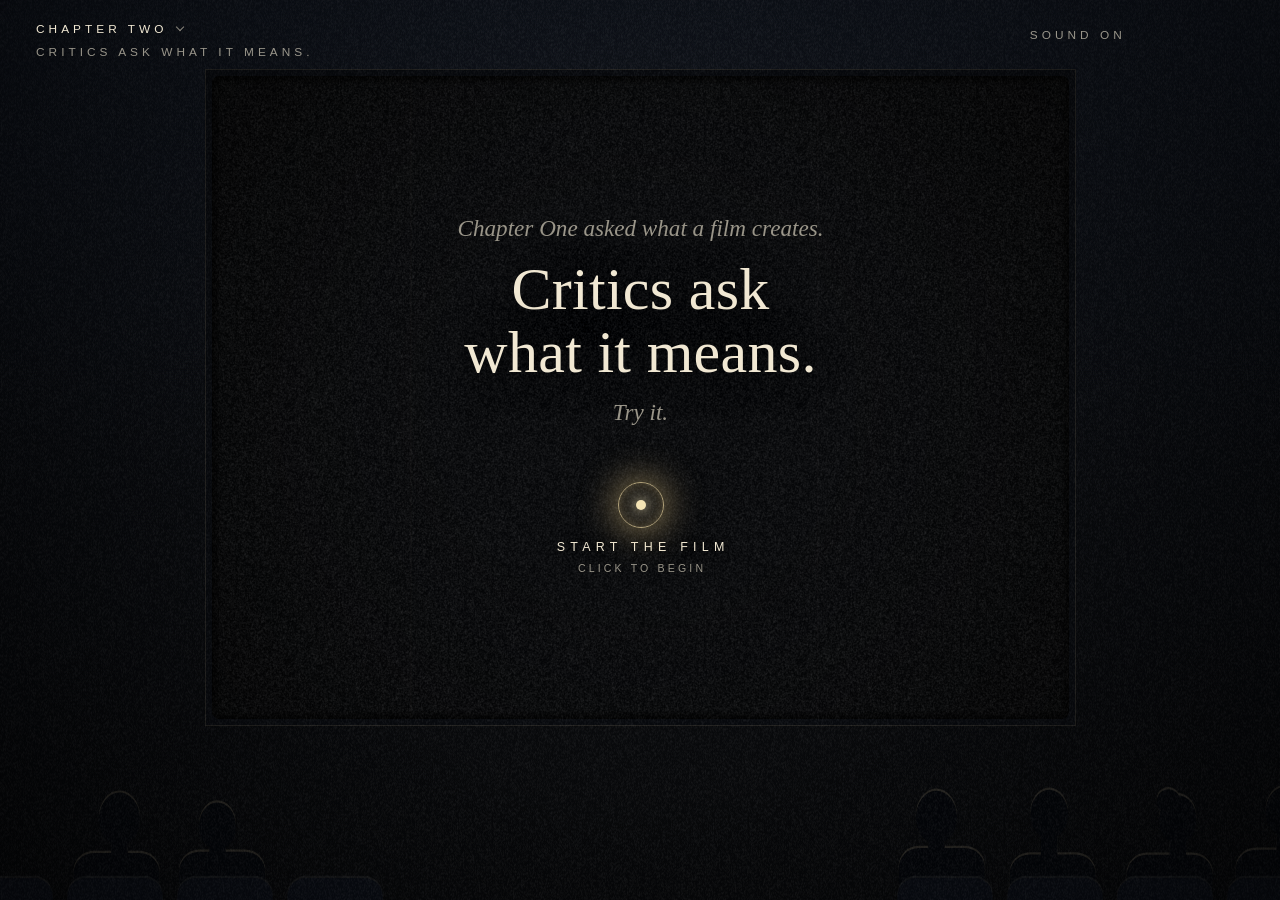
<file: chapter2-3.html>
<!doctype html>
<html lang="en">
<head>
<meta charset="utf-8">
<meta name="viewport" content="width=device-width,initial-scale=1,viewport-fit=cover">
<title>The Reading and the Laurel</title>
<meta name="description" content="Chapters Two and Three of an interactive exhibition: you read a short film and write its review; then fifty years of honours pile up on it, each citing the one beneath, down to the words you wrote.">
<meta name="theme-color" content="#05070a">
<style>
/* layout: one 4:3 film frame held in the dark of the Chapter One cinema, the front row below it.
   Chapter Two: gold is handwriting, the viewer's reading drawn over the film; it fades by itself.
   Chapter Three: gold is weight, honours stacked on the screen; the viewer lifts them off one by one, down to that same reading. */
:root{color-scheme:dark;
  --ink:#05070a; --ivory:#f1e8d3; --gold:#cdbb8e; --gold-hi:#ebd6a0; --dim:rgba(241,232,211,.62);
  --serif:"Cormorant Garamond","Iowan Old Style","Palatino Linotype",Palatino,"Book Antiqua",Georgia,"Times New Roman",serif;
  --sans:"Helvetica Neue",Helvetica,Arial,"Segoe UI",system-ui,sans-serif;
  --ease:cubic-bezier(.22,.61,.36,1);
  --fw:640px;
}
*{box-sizing:border-box;margin:0;padding:0}
html,body{height:100%;background:var(--ink);color:var(--ivory);overflow:hidden;overscroll-behavior:none;-webkit-tap-highlight-color:transparent}
body{font-family:var(--sans)}
#stage{position:fixed;inset:0;width:100%;height:100%;display:block;touch-action:none}
#ui{position:fixed;inset:0;pointer-events:none}
button{font:inherit;color:inherit;background:none;border:0;cursor:pointer;pointer-events:auto}
button:focus-visible{outline:1px solid var(--gold);outline-offset:5px;border-radius:2px}
.sr{position:absolute;width:1px;height:1px;overflow:hidden;clip:rect(0 0 0 0);white-space:nowrap}

/* chrome (shared with the other chapters) */
.top{position:absolute;left:0;right:0;top:0;display:flex;justify-content:space-between;align-items:flex-start;padding:max(18px,env(safe-area-inset-top)) clamp(16px,3vw,36px) 0;font-size:.74rem;letter-spacing:.34em;text-transform:uppercase;color:var(--dim)}
.top .left{line-height:1.9}
.top .left b{font-weight:400;color:var(--ivory)}
.top .right{display:flex;gap:6px}
.top button{padding:10px 10px;letter-spacing:.34em;text-transform:uppercase;font-size:.74rem;color:var(--dim);transition:color .6s}
.top button:hover{color:var(--ivory)}
#restartTop{opacity:0;visibility:hidden;transition:opacity 1.6s var(--ease)}
#restartTop.on{opacity:1;visibility:visible}
.bottom{position:absolute;left:0;right:0;bottom:0;padding:0 clamp(16px,3vw,36px) max(16px,env(safe-area-inset-bottom));display:flex;justify-content:center;font-size:.72rem;letter-spacing:.3em;text-transform:uppercase;color:var(--dim);transition:opacity 2s var(--ease)}
#prog{flex:1;max-width:420px}
#prog .bar{position:relative;height:1px;background:rgba(241,232,211,.16);margin-bottom:10px}
#prog .fill{position:absolute;left:0;top:0;bottom:0;width:0;background:var(--gold);opacity:.8;transition:width 2.4s var(--ease)}
#prog .tick{position:absolute;top:-2px;width:1px;height:5px;background:rgba(241,232,211,.28)}
#prog .lbl{text-align:center;white-space:nowrap;overflow:hidden;text-overflow:ellipsis;text-shadow:0 0 10px #000}
body.intro .bottom,body.intro3 .bottom,body.final .bottom{opacity:0}

/* the frame: everything written sits inside the film's 4:3 gate */
#card{position:absolute;left:0;top:0;width:100px;height:75px}
.scr{position:absolute;inset:0;display:flex;flex-direction:column;align-items:center;justify-content:center;text-align:center;padding:0 clamp(10px,4%,44px)}

/* the two openings */
.opening{gap:clamp(8px,calc(var(--fw)*.018),18px);opacity:0;visibility:hidden;transition:opacity 1.6s var(--ease),visibility 0s 1.6s}
body.intro #intro,body.intro3 #intro3{opacity:1;visibility:visible;transition:opacity 2.4s var(--ease),visibility 0s}
.opening h1{font-family:var(--serif);font-weight:300;font-size:clamp(1.8rem,calc(var(--fw)*.07),4.4rem);line-height:1.05;letter-spacing:.005em;text-shadow:0 2px 40px #000;text-wrap:balance}
.opening p{font-family:var(--serif);font-style:italic;font-size:clamp(1rem,calc(var(--fw)*.027),1.45rem);color:var(--dim)}
.cta{margin-top:clamp(10px,calc(var(--fw)*.04),40px);display:flex;flex-direction:column;align-items:center;gap:12px;padding:6px}
.cta .ring{position:relative;width:46px;height:46px;border-radius:50%;border:1px solid rgba(235,214,160,.75);box-shadow:0 0 22px 2px rgba(235,205,140,.35),inset 0 0 14px rgba(235,205,140,.3);animation:breathe 4.4s ease-in-out infinite}
.cta .ring::after{content:"";position:absolute;inset:17px;border-radius:50%;background:#f3e3b4;box-shadow:0 0 14px 3px rgba(243,227,180,.7)}
.cta .t1{font-size:.78rem;letter-spacing:.42em;text-transform:uppercase;color:var(--ivory);padding-left:.42em;text-shadow:0 0 12px #000}
.cta .t2{font-size:.66rem;letter-spacing:.3em;text-transform:uppercase;color:var(--dim);margin-top:-4px;padding-left:.3em}
.cta:focus-visible{outline:none}
.cta:hover .ring,.cta:focus-visible .ring{box-shadow:0 0 34px 5px rgba(235,205,140,.5),inset 0 0 16px rgba(235,205,140,.4)}
@keyframes breathe{0%,100%{opacity:.78;transform:scale(1)}50%{opacity:1;transform:scale(1.07)}}

/* questions */
#ask{gap:clamp(14px,calc(var(--fw)*.042),40px);opacity:0;visibility:hidden;transition:opacity 1.2s var(--ease),visibility 0s 1.2s}
#ask.on{opacity:1;visibility:visible;transition:opacity 1.8s var(--ease),visibility 0s}
.q,.s{font-family:var(--serif);font-weight:400;font-size:clamp(.92rem,calc(var(--fw)*.023),1.36rem);letter-spacing:.26em;text-transform:uppercase;padding-left:.26em;line-height:1.7;text-wrap:balance;max-width:34em;text-shadow:0 1px 18px #000,0 0 3px rgba(0,0,0,.6)}
.opts{display:grid;grid-template-columns:auto;justify-items:center}
.opts.c2{grid-template-columns:repeat(2,minmax(0,1fr))}
.opts.c3{grid-template-columns:repeat(3,minmax(0,1fr))}
.opt{position:relative;min-height:44px;padding:9px 18px;font-family:var(--serif);font-style:italic;font-size:clamp(1.02rem,calc(var(--fw)*.0245),1.36rem);line-height:1.25;color:var(--dim);opacity:0;transition:opacity 1.4s var(--ease) var(--d,0s),color .6s}
#ask.on .opt{opacity:1}
#ask:not(.ready) .opt{pointer-events:none}
.opts.caps .opt{font-style:normal;text-transform:uppercase;letter-spacing:.3em;padding:9px 12px 9px calc(12px + .3em);font-size:clamp(.8rem,calc(var(--fw)*.018),1.02rem)}
.opt::after{content:"";position:absolute;left:50%;right:50%;bottom:7px;height:1px;background:var(--gold);opacity:.75;transition:left .7s var(--ease),right .7s var(--ease)}
.opt:hover,.opt:focus-visible,.opt.chosen{color:var(--ivory)}
.opt:hover::after,.opt:focus-visible::after,.opt.chosen::after{left:14px;right:14px}
.opt:focus-visible{outline:none}
#ask.picked .opt{pointer-events:none}
#ask.picked .opt:not(.chosen){opacity:0;transition:opacity 1s var(--ease)}

/* the review the viewer writes without meaning to */
#rev{gap:clamp(8px,calc(var(--fw)*.022),20px);opacity:0;visibility:hidden;transition:opacity 1.4s var(--ease),visibility 0s 1.4s}
#rev.on{opacity:1;visibility:visible;transition:opacity 1.8s var(--ease),visibility 0s}
#rev .stars{font-family:var(--serif);color:var(--gold-hi);letter-spacing:.32em;padding-left:.32em;font-size:clamp(1rem,calc(var(--fw)*.03),1.6rem);text-shadow:0 0 18px rgba(235,205,140,.45)}
#rev .quote{font-family:var(--serif);font-style:italic;font-weight:300;font-size:clamp(1.15rem,calc(var(--fw)*.04),2.3rem);line-height:1.3;max-width:24em;min-height:2.6em;text-wrap:balance;text-shadow:0 2px 24px #000}
#rev .by{font-size:.76rem;letter-spacing:.38em;padding-left:.38em;text-transform:uppercase;color:var(--gold);opacity:0;transition:opacity 1.6s var(--ease)}
#rev .by.on{opacity:1}

/* intertitles and the endings */
#say{gap:clamp(10px,calc(var(--fw)*.03),28px)}
.s{opacity:0;filter:blur(6px);transform:translateY(8px);transition:opacity 1.5s var(--ease),transform 1.5s var(--ease),filter 1.5s var(--ease)}
.s.on{opacity:1;filter:blur(0);transform:none;transition-duration:2.4s}
.s.it{font-style:italic;text-transform:none;letter-spacing:.01em;padding-left:0;font-size:clamp(1.15rem,calc(var(--fw)*.033),2rem);line-height:1.35}
.s.big{text-transform:none;letter-spacing:.003em;padding-left:0;font-weight:300;font-size:clamp(1.3rem,calc(var(--fw)*.047),2.7rem);line-height:1.28;text-shadow:0 2px 24px #000}
.s.big.soft{color:var(--dim)}
body.reduced .s{filter:none;transform:none}
#cap{justify-content:flex-end;padding-bottom:7%}
.btn{display:none;margin-top:clamp(8px,calc(var(--fw)*.03),26px);padding:16px 22px 16px calc(22px + .42em);font-size:.78rem;letter-spacing:.42em;text-transform:uppercase;border:1px solid rgba(205,187,142,.5);color:var(--ivory);background:rgba(5,7,10,.25);opacity:0;visibility:hidden;transition:opacity 1.6s var(--ease),visibility 0s 1.6s,background .6s}
.btn.show{display:block}
.btn.on{opacity:1;visibility:visible;transition:opacity 2.4s var(--ease),visibility 0s,background .6s}
.btn:hover{background:rgba(205,187,142,.12)}
noscript{position:fixed;inset:0;display:grid;place-items:center;text-align:center;padding:2rem;font-family:var(--serif);font-size:1.4rem}
@media (max-width:640px){
  .top{font-size:.6rem;letter-spacing:.18em;padding-left:16px;padding-right:12px}
  .top .left,.top .left b,.top button{white-space:nowrap}
  .top .right{flex-wrap:nowrap;gap:2px}
  .top button{font-size:.6rem;letter-spacing:.12em;padding:10px 4px}
  .top .left .scn{display:none}
  .bottom{font-size:.6rem;letter-spacing:.22em}
  .cta .t1{font-size:.7rem}
  .cta .t2{font-size:.58rem}
  .btn{font-size:.7rem;letter-spacing:.34em;padding:13px 18px 13px calc(18px + .34em)}
  #rev .by{font-size:.64rem}
  .opts.caps .opt{font-size:.74rem;letter-spacing:.24em}
  .opt{font-size:.98rem}
}
@media (prefers-reduced-motion:reduce){.cta .ring{animation:none}}
</style>
</head>
<body class="intro">
<canvas id="stage" aria-hidden="true"></canvas>
<div id="ui">
  <header class="top">
    <div class="left"><b id="chap">Chapter Two</b><br><span class="scn" id="scn">Critics ask what it means.</span></div>
    <div class="right">
      <button id="snd" type="button" aria-pressed="true" aria-label="Toggle sound">Sound on</button>
      <button id="restartTop" type="button">Restart</button>
    </div>
  </header>

  <div id="card">
    <section class="scr opening" id="intro">
      <p>Chapter One asked what a film creates.</p>
      <h1>Critics ask<br>what it means.</h1>
      <p>Try it.</p>
      <button class="cta" id="cta" type="button" aria-label="Start the film">
        <span class="ring" aria-hidden="true"></span>
        <span class="t1">Start the film</span>
        <span class="t2">Click to begin</span>
      </button>
    </section>

    <section class="scr opening" id="intro3">
      <p>You are the audience.</p>
      <h1>The canon decides<br>what matters.</h1>
      <button class="cta" id="cta3" type="button" aria-label="Start Chapter Three" tabindex="-1">
        <span class="ring" aria-hidden="true"></span>
        <span class="t1">Start the film</span>
        <span class="t2">Click to begin</span>
      </button>
    </section>

    <section class="scr" id="ask" aria-label="Question">
      <p class="q" id="q"></p>
      <div class="opts" id="opts"></div>
    </section>

    <section class="scr" id="rev" aria-hidden="true">
      <p class="stars">&#9733;&#9733;&#9733;&#9733;&#9733;</p>
      <p class="quote" id="quote"></p>
      <p class="by" id="by">&mdash; You</p>
    </section>

    <section class="scr" id="say">
      <button class="btn" id="again" type="button" tabindex="-1">Watch it again</button>
    </section>

    <div class="scr" id="cap" aria-hidden="true"></div>
  </div>

  <div class="bottom">
    <div id="prog" role="progressbar" aria-label="Progress through the chapter" aria-valuemin="1" aria-valuemax="8" aria-valuenow="1">
      <div class="bar" id="pbar"><div class="fill" id="fill"></div></div>
      <div class="lbl" id="lbl">01 / 08 · The Film</div>
    </div>
  </div>
  <div class="sr" id="live" aria-live="polite"></div>
</div>
<noscript>This exhibition needs JavaScript to run.</noscript>

<script>
(()=>{
'use strict';
const $=s=>document.querySelector(s);
const cv=$('#stage'),ctx=cv.getContext('2d',{alpha:false});
let reduce=matchMedia('(prefers-reduced-motion: reduce)').matches;
matchMedia('(prefers-reduced-motion: reduce)').addEventListener?.('change',e=>{reduce=e.matches;document.body.classList.toggle('reduced',reduce)});
document.body.classList.toggle('reduced',reduce);
const coarse=matchMedia('(pointer: coarse)').matches;
const SERIF='"Cormorant Garamond","Iowan Old Style","Palatino Linotype",Palatino,"Book Antiqua",Georgia,"Times New Roman",serif';
const SANS='"Helvetica Neue",Helvetica,Arial,"Segoe UI",system-ui,sans-serif';
const NEXT_CHAPTER='chapter4.html'; // the last chapter; the closing button leads there

/* ---------- helpers ---------- */
const clamp=(v,a,b)=>v<a?a:v>b?b:v,lerp=(a,b,t)=>a+(b-a)*t;
const sstep=(a,b,x)=>{const t=clamp((x-a)/(b-a),0,1);return t*t*(3-2*t)};
const eio=t=>{t=clamp(t,0,1);return t<.5?4*t*t*t:1-Math.pow(-2*t+2,3)/2};
const prog=(x,a,b)=>clamp((x-a)/(b-a),0,1);
const rgb=(r,g,b,a=1)=>`rgba(${r|0},${g|0},${b|0},${clamp(a,0,1).toFixed(3)})`;
function mulberry(a){return()=>{a|=0;a=a+0x6D2B79F5|0;let t=Math.imul(a^a>>>15,1|a);t=t+Math.imul(t^t>>>7,61|t)^t;return((t^t>>>14)>>>0)/4294967296}}
const tween=(o,target,dur,dt)=>{const d=target-o.v,st=dt/dur;o.v+=clamp(d,-st,st)};
const smooth=(v,t,rate,dt)=>v+(t-v)*(1-Math.exp(-dt*rate));

/* ---------- the room and the film's own time ---------- */
const R={W:2.9,D:6.5,H:3.1};
const DOOR={x0:-2.25,x1:-1.35,h:2.05},WIN={x0:.95,x1:2.25,y0:.95,y1:2.2},LAMP={x:1.6,y:2.32,z:3.5},CH={x:.45,z:3.9};
const NEAR=.2,END=27.5,STEP=.52,OPEN=1.25;
/* story seconds: the one action the film ever shows. He enters, sits, looks at the window, leaves. */
const TL={open1:[1.0,2.3],enter:[2.3,4.0],close1:[4.1,5.3],walk:[5.3,8.9],turn:[8.9,9.6],sit:[9.6,10.8],look:[11.0,12.2],
  unlook:[15.6,16.2],rise:[16.2,17.4],back:[17.6,21.0],open2:[20.4,21.6],out:[21.7,23.3],close2:[23.5,24.7]};
/* what is shown, and when. The film itself is the same every time; only what lies over it changes. */
const CLIPS={film:{T0:0,T1:END},read1:{T0:8,T1:18},read2:{T0:14.5,T1:24.5},split:{T0:7,T1:19},loop:{T0:0,T1:END}};
const STEPS2=['The Film','First Question','Your Reading','Second Question','Your Reading, Again','Your Review','Side by Side','What Remains'];
const STEPS3=['The Premiere','Fifty Years','The Layers','The Film'];
const Q1={q:'Why did he enter the room?',opts:[['He was looking for someone.','wait'],['He wanted to be alone.','alone'],['He was afraid of something outside.','fear'],['There was no reason.','none']]};
const Q2={q:'What was this film about?',caps:3,opts:[['Loneliness','loneliness'],['Fear','fear'],['Waiting','waiting'],['Memory','memory'],['Death','death'],['Nothing','nothing']]};
/* the review is assembled from the two answers: the second sets the claim, the first supplies the image */
const REV2={loneliness:'A haunting study of loneliness.',fear:'A quiet masterpiece of dread.',waiting:'A haunting study of waiting.',
  memory:'A meditation on memory and the rooms it keeps.',death:'An elegy that never names its dead.',nothing:'A rigorous study of nothing.'};
const REV1={wait:'Every closed door is someone who never came.',alone:'The empty chair is the only company he can bear.',
  fear:'The dark window looks back at him.',none:'He enters for no reason, and that is the reason.'};
const label=(Q,v)=>(Q.opts.find(o=>o[1]===v)||Q.opts[0])[0];
const reviewText=()=>REV2[S.q2]+' '+REV1[S.q1];

/* ---------- Chapter Three: fifty years of honours, each one resting on the one beneath ----------
   bottom to top. Each card's last line is its reason, and the reason is always the card under it.
   The bottom card is the review from Chapter Two, and its reason is two answers that are not on the screen. */
const Y0=1974,Y1=2026,HY=[1974.25,1984,2004,2014,2024];
const CARDS=[
  {id:'review', hn:0,d:0,  cx:.5, cy:.56,cw:.68,ch:.42,rot:-.02},
  {id:'prize',  hn:0,d:.55,cx:.46,cy:.5, cw:.6, ch:.56,rot:.035},
  {id:'retro',  hn:1,d:0,  cx:.54,cy:.47,cw:.58,ch:.6, rot:-.04},
  {id:'restore',hn:2,d:0,  cx:.48,cy:.5, cw:.62,ch:.64,rot:.025},
  {id:'poll',   hn:3,d:0,  cx:.53,cy:.46,cw:.58,ch:.68,rot:-.03},
  {id:'book',   hn:4,d:0,  cx:.49,cy:.5, cw:.6, ch:.74,rot:.045}];
const CLAP=[[.45,2.6],[.6,3],[.75,3.2],[.9,3.6],[1,5]],DROP=.6;

/* ---------- state ---------- */
let S,runId=0;
const waits=[],PARTS=[],ST=new Map(),SCR=[{x:.23,p:.34,on:false,a:0},{x:.71,p:.2,on:false,a:0}];
function fresh(){
  return{mode:'intro',ch:2,mt:0,clock:0,step:0,lastStep:-1,
    clip:null,rt:0,dur:0,pt:0,T:0,playing:false,holdEnd:false,loop:false,fade:0,lead:-1,cut:0,
    q1:null,q2:null,dim:{v:0},dimT:0,out:{v:0},outT:0,split:{v:0},splitT:0,lumS:.1,
    year:Y0,yearT:Y0,hon:0,landT:[0,0,0,0,0],railA:0,railT:0,dragging:false,dragged:false,hint:0,
    cards:CARDS.map(c=>({...c,t:null,landed:false,gone:false,fly:null,back:0})),drag:null,peeled:0,lastPeel:-1e9,rsn:0,rg:0,
    shake:0,ovEnd:0,clap:0,clapT:0,clapEnd:0,mur:0,murT:0,turnN:0,premT:0,held:null,
    prev:{},fr:{i:-1,wx:0,wy:0,fl:0,gx:0,gy:0,dust:[],hair:null}};
}
S=fresh();
function wait(s){const id=runId;return new Promise(res=>waits.push({t:S.clock+s,res,id}))}
function until(fn){const id=runId;return new Promise(res=>waits.push({fn,res,id}))}
function setMode(m){S.mode=m;S.mt=0}

/* ---------- canvas, layout, the front row ---------- */
let W=0,H=0,DPR=1,quality=1,bgGrad,vigGrad,grainPat,pitch=90,K=150,FW=640,FH=480,TOP=60,BARY=0,BARW=300;
const FR={x:0,y:0,w:640,h:480},HEADS=[];let VIS=[];
const BARH=50;
function getSt(key){
  let st=ST.get(key);
  if(!st){let h=7;for(const c of key)h=(h*31+c.charCodeAt(0))|0;const r=mulberry(h^0x5bd1e995);
    st={slump:.15,attn:0,turn:0,phone:0,ov:0,lk:0,away:0,awayV:0,tdir:r()<.5?-1:1,d:r(),r1:r(),r2:r(),ph:r()*6.28,sleep:0,stepT:0,ti:0,
      pre:false,c2:false,arrE:1,left:0,back:0,gone:0,hs:0};
    st.pre=r()<.55;st.arrE=1+Math.min(3,Math.floor(r()*4));st.c2=r()<.7;
    st.away=(S.ch===2?st.c2:st.pre)?0:1;
    ST.set(key,st)}
  return st;
}
function attach(){for(const h of HEADS)h.st=getSt(h.key)}
function resize(){
  DPR=Math.min(devicePixelRatio||1,1.75)*quality;
  W=Math.max(innerWidth,320);H=Math.max(innerHeight,240);
  cv.width=Math.round(W*DPR);cv.height=Math.round(H*DPR);
  ctx.setTransform(DPR,0,0,DPR,0,0);
  pitch=clamp(Math.min(W/10.5,H/7.6),50,110);K=pitch/.6;
  TOP=clamp(H*.085,46,80);
  const bot=K*.66+10+BARH,avail=Math.max(120,H-TOP-bot);
  FH=Math.round(Math.min(avail,(W-32)*.75));FW=Math.round(FH*4/3);
  FR.x=Math.round((W-FW)/2);FR.y=Math.round(TOP+(avail-FH)/2);FR.w=FW;FR.h=FH;
  const c=$('#card').style;c.left=FR.x+'px';c.top=FR.y+'px';c.width=FW+'px';c.height=FH+'px';
  $('#card').style.setProperty('--fw',FW+'px');
  BARY=Math.round(FR.y+FH+Math.min(30,BARH*.55));BARW=Math.min(FW*.86,560);
  bgGrad=ctx.createLinearGradient(0,0,0,H);bgGrad.addColorStop(0,'#070a10');bgGrad.addColorStop(1,'#040507');
  vigGrad=ctx.createRadialGradient(W/2,H/2,Math.min(W,H)*.35,W/2,H/2,Math.hypot(W,H)*.62);
  vigGrad.addColorStop(0,'rgba(0,0,0,0)');vigGrad.addColorStop(1,'rgba(0,0,0,.62)');
  if(!grainPat){const n=document.createElement('canvas');n.width=n.height=256;const g=n.getContext('2d'),im=g.createImageData(256,256),r=mulberry(3);
    for(let i=0;i<256*256;i++){const v=r()<.5?0:255;im.data[i*4]=im.data[i*4+1]=im.data[i*4+2]=v;im.data[i*4+3]=r()*34}
    g.putImageData(im,0,0);grainPat=ctx.createPattern(n,'repeat')}
  // the row in front of you; who is sitting in it depends on the year
  HEADS.length=0;const r=mulberry(20191),aisle=Math.max(pitch*1.7,Math.min(W*.2,250));
  for(const sd of[-1,1])for(let j=0;j<40;j++){const x=W/2+sd*(aisle+pitch*(j+.5));if(x<-pitch||x>W+pitch)break;
    const tall=r();HEADS.push({x,key:sd+':'+j,p:{dx:(r()-.5)*.09,s:.9+r()*.24,h:1.22+tall*.12,sh:(r()-.5)*.04,hair:r()<.3?(r()<.5?-1:1):0,lean:(r()-.5)*.05}})}
  attach();
  const o=$('#opts');if(o.dataset.cols)o.className='opts caps c'+(FW<520?2:o.dataset.cols);
}

/* ---------- projection inside a film frame (FW, FH are the frame being drawn) ---------- */
const cam={x:0,y:1.18,z:-1.9};
let F=600,FCX=320,HZ=260,PX=0,PY=0;
function setCam(){cam.x=0;cam.y=1.18;cam.z=-1.9;F=1.12*FH;HZ=.555*FH;FCX=FW/2}
const pj=(x,y,z)=>{const k=F/Math.max(z-cam.z,.05);PX=FCX+(x-cam.x)*k;PY=HZ-(y-cam.y)*k};
function pathPoly(a){
  const n=a.length/3,zn=cam.z+NEAR;let started=false;
  let qx=a[(n-1)*3],qy=a[(n-1)*3+1],qz=a[(n-1)*3+2];
  const emit=(x,y,z)=>{pj(x,y,z);if(!started){ctx.moveTo(PX,PY);started=true}else ctx.lineTo(PX,PY)};
  for(let i=0;i<n;i++){
    const x=a[i*3],y=a[i*3+1],z=a[i*3+2],inC=z>=zn,inP=qz>=zn;
    if(inC!==inP){const t=(zn-qz)/(z-qz);emit(qx+(x-qx)*t,qy+(y-qy)*t,zn)}
    if(inC)emit(x,y,z);
    qx=x;qy=y;qz=z;
  }
  return started;
}
function poly(a,fill,stroke,lw){
  ctx.beginPath();if(!pathPoly(a))return;ctx.closePath();
  if(fill){ctx.fillStyle=fill;ctx.fill()}
  if(stroke){ctx.strokeStyle=stroke;ctx.lineWidth=lw||1;ctx.stroke()}
}
function grad(x1,y1,z1,x2,y2,z2,stops){
  const zn=cam.z+NEAR+.1;pj(x1,y1,Math.max(z1,zn));const ax=PX,ay=PY;pj(x2,y2,Math.max(z2,zn));
  const g=ctx.createLinearGradient(ax,ay,PX,PY);for(const s of stops)g.addColorStop(s[0],s[1]);return g;
}
function add(fn){ctx.save();ctx.globalCompositeOperation='lighter';fn();ctx.restore()}
function glow(x,y,r,stops){const g=ctx.createRadialGradient(x,y,0,x,y,r);for(const s of stops)g.addColorStop(s[0],s[1]);ctx.fillStyle=g;ctx.fillRect(x-r,y-r,r*2,r*2)}
function rr(p,x,y,w,h,r,top){
  if(top){p.moveTo(x,y+h);p.lineTo(x,y+r);p.arcTo(x,y,x+r,y,r);p.lineTo(x+w-r,y);p.arcTo(x+w,y,x+w,y+r,r);p.lineTo(x+w,y+h);p.closePath()}
  else{p.moveTo(x+r,y);p.arcTo(x+w,y,x+w,y+h,r);p.arcTo(x+w,y+h,x,y+h,r);p.arcTo(x,y+h,x,y,r);p.arcTo(x,y,x+w,y,r);p.closePath()}
}
function spaced(c,t,x,y,ls){if('letterSpacing' in c&&ls){c.letterSpacing=ls.toFixed(2)+'px';c.fillText(t,x+(c.textAlign==='center'?ls/2:0),y);c.letterSpacing='0px'}else c.fillText(t,x,y)}

/* ---------- the action ---------- */
function doorAng(T){
  return OPEN*(eio(prog(T,TL.open1[0],TL.open1[1]))*(1-eio(prog(T,TL.close1[0],TL.close1[1])))
             +eio(prog(T,TL.open2[0],TL.open2[1]))*(1-eio(prog(T,TL.close2[0],TL.close2[1]))));
}
function pose(T){
  const D=R.D,cx=CH.x,A={x:-1.8,z:D+1.0},B={x:-1.48,z:D-.98},C={x:cx,z:CH.z+.52},E={x:cx,z:CH.z+.04};
  const L1=Math.hypot(B.x-A.x,B.z-A.z),L2=Math.hypot(C.x-B.x,C.z-B.z);
  const P={x:A.x,z:A.z,hip:0,turn:0,look:0,walk:0,dist:0,gone:T>TL.close2[1]};
  const mv=(a,b,p,d0,len)=>{P.x=lerp(a.x,b.x,p);P.z=lerp(a.z,b.z,p);P.dist=d0+p*len;P.walk=clamp(Math.sin(Math.PI*p)*2.4,0,1)};
  const at=(a,d)=>{P.x=a.x;P.z=a.z;P.dist=d};
  if(T<TL.enter[0]){}
  else if(T<TL.enter[1])mv(A,B,sstep(TL.enter[0],TL.enter[1],T),0,L1);
  else if(T<TL.walk[0]){at(B,L1);P.turn=Math.sin(prog(T,TL.enter[1],TL.walk[0])*Math.PI)*.85}
  else if(T<TL.walk[1])mv(B,C,sstep(TL.walk[0],TL.walk[1],T),L1,L2);
  else if(T<TL.turn[1]){at(C,L1+L2);P.turn=Math.sin(prog(T,TL.turn[0],TL.turn[1])*Math.PI)}
  else if(T<TL.rise[0]){const s=eio(prog(T,TL.sit[0],TL.sit[1]));at(C,L1+L2);P.z=lerp(C.z,E.z,s);P.hip=s;
    P.look=eio(prog(T,TL.look[0],TL.look[1]))*(1-eio(prog(T,TL.unlook[0],TL.unlook[1])))}
  else if(T<TL.rise[1]){const s=1-eio(prog(T,TL.rise[0],TL.rise[1]));at(C,L1+L2);P.z=lerp(C.z,E.z,s);P.hip=s}
  else if(T<TL.back[0]){at(C,L1+L2);P.turn=Math.sin(prog(T,TL.rise[1],TL.back[0])*Math.PI)*.8}
  else if(T<TL.back[1])mv(C,B,sstep(TL.back[0],TL.back[1],T),L1+L2,L2);
  else if(T<TL.out[0])at(B,L1+2*L2);
  else if(T<TL.out[1])mv(B,A,sstep(TL.out[0],TL.out[1],T),L1+2*L2,L1);
  else at(A,2*L1+2*L2);
  P.ph=P.dist/STEP*Math.PI;P.steps=Math.floor(P.dist/STEP+.5);
  return P;
}

/* ---------- drawing the film ---------- */
function figure(cx,by,k,P,breath){
  // a coat, a head, two legs: the same silhouette language as the audience in Chapter One
  const s=P.hip,hipY=lerp(.93,.47,s),shY=lerp(1.47,1.05,s)+breath,hdY=lerp(1.64,1.225,s)+breath-(1-P.look)*.012*s;
  const bob=P.walk*.017*Math.abs(Math.sin(P.ph)),sway=P.walk*.011*Math.sin(P.ph),ws=lerp(1,.6,P.turn);
  const X=m=>cx+(m*ws+sway)*k,Y=m=>by-(m-bob)*k,parts=[];
  if(s<.9)for(const sd of[-1,1]){
    const lift=P.walk*Math.max(0,Math.sin(P.ph+(sd>0?0:Math.PI)))*.06,top=hipY-.3,p=new Path2D();
    p.moveTo(X(sd*.02),Y(top));p.lineTo(X(sd*.16),Y(top));p.lineTo(X(sd*.135),Y(lift+.035));p.lineTo(X(sd*.15),Y(lift));p.lineTo(X(sd*.04),Y(lift));p.closePath();parts.push(p)}
  const hem=lerp(.5,.34,s),c=new Path2D();
  c.moveTo(X(-.21),Y(hem));c.lineTo(X(-.25),Y(hipY+.18));
  c.quadraticCurveTo(X(-.262),Y(shY-.04),X(-.205),Y(shY+.012));
  c.quadraticCurveTo(X(-.11),Y(shY+.06),X(-.056),Y(shY+.078));
  c.lineTo(X(-.05),Y(hdY-.06));c.lineTo(X(.05),Y(hdY-.06));c.lineTo(X(.056),Y(shY+.078));
  c.quadraticCurveTo(X(.11),Y(shY+.06),X(.205),Y(shY+.012));
  c.quadraticCurveTo(X(.262),Y(shY-.04),X(.25),Y(hipY+.18));
  c.lineTo(X(.21),Y(hem));c.closePath();parts.push(c);
  const hx=X(-P.look*.012),hy=Y(hdY),rx=.086*k*lerp(1,1.1,Math.max(P.turn,P.look*.6)),ry=.112*k,h=new Path2D();
  h.ellipse(hx,hy,rx,ry,0,0,6.2832);parts.push(h);
  if(P.look>.03){ // the brow and nose that show once he turns toward the window
    const n=new Path2D(),t=P.look;
    n.moveTo(hx+rx*.8,hy-ry*.42);
    n.quadraticCurveTo(hx+rx*(1+.1*t),hy-ry*.1,hx+rx*(.98+.3*t),hy+ry*.2);
    n.quadraticCurveTo(hx+rx*(.98+.08*t),hy+ry*.34,hx+rx*(.92+.12*t),hy+ry*.62);
    n.lineTo(hx+rx*.6,hy+ry*.8);n.closePath();parts.push(n);
  }
  return{parts,hx,hy};
}
function figureAt(x,z,P){const d=z-cam.z;if(d<.4)return null;const k=F/d;return figure(FCX+(x-cam.x)*k,HZ+cam.y*k,k,P,0)}
function drawMan(P,backlit){
  const d=P.z-cam.z;if(d<.4)return;
  const k=F/d,cx=FCX+(P.x-cam.x)*k,by=HZ+cam.y*k;
  const {parts,hx,hy}=figure(cx,by,k,P,Math.sin(S.clock*1.25)*.004*P.hip);
  if(!backlit){
    pj(LAMP.x,LAMP.y,LAMP.z);let vx=PX-hx,vy=PY-hy;const vl=Math.hypot(vx,vy)||1;vx/=vl;vy/=vl;
    const dl=Math.hypot(P.x-LAMP.x,P.z-LAMP.z),o=clamp(.011*k,.8,3.4),ra=clamp(.1+.62/(1+dl*dl/2.4),0,.85);
    ctx.save();ctx.translate(vx*o,vy*o);ctx.fillStyle=rgb(232,220,190,ra);for(const p of parts)ctx.fill(p);ctx.restore();
  }
  ctx.fillStyle='#030405';for(const p of parts)ctx.fill(p);
}
function shadowAt(x,z,len,w,a){
  const dx=x-LAMP.x,dz=z-LAMP.z,d=Math.hypot(dx,dz)||1,ux=dx/d,uz=dz/d,nx=-uz,nz=ux,w1=w*1.9;
  const ex=x+ux*len,ez=z+uz*len;
  poly([x+nx*w,0,z+nz*w,x-nx*w,0,z-nz*w,ex-nx*w1,0,ez-nz*w1,ex+nx*w1,0,ez+nz*w1],grad(x,0,z,ex,0,ez,[[0,rgb(2,3,4,a)],[1,rgb(2,3,4,0)]]));
}
/* the wooden chair, facing the window wall, pushed into out[] as parts with a depth each */
function chairParts(x,z,out){
  const P=(u,y,v)=>[x+u,y,z+v],Q=(...pts)=>pts.flat();
  const wood=v=>rgb(v,v*.95,v*.84),edge=rgb(226,214,184,.3);
  const part=(key,fn)=>out.push({z:key,fn});
  const leg=(u,v,h)=>{const lx=x+u,lz=z+v,sd=LAMP.x>lx?1:-1;
    part(lz,()=>{poly([lx-.019,0,lz,lx+.019,0,lz,lx+.019,h,lz,lx-.019,h,lz],wood(46));poly([lx+sd*.019,0,lz,lx+sd*.019,h,lz],null,edge,1)})};
  leg(-.19,.2,.45);leg(.19,.2,.45);leg(-.2,-.21,.95);leg(.2,-.21,.95);
  part(z+.2,()=>poly(Q(P(-.19,.16,.2),P(.19,.16,.2),P(.19,.2,.2),P(-.19,.2,.2)),wood(34)));
  for(const v of[-.21,.21])part(z+v,()=>poly(Q(P(-.22,.415,v),P(.22,.415,v),P(.22,.455,v),P(-.22,.455,v)),wood(56)));
  part(z+.12,()=>poly(Q(P(-.22,.455,-.21),P(.22,.455,-.21),P(.22,.455,.21),P(-.22,.455,.21)),wood(122)));
  part(z-.211,()=>{
    poly(Q(P(-.2,.6,-.21),P(.2,.6,-.21),P(.2,.655,-.21),P(-.2,.655,-.21)),wood(56));
    poly(Q(P(-.2,.85,-.21),P(.2,.85,-.21),P(.2,.95,-.21),P(-.2,.95,-.21)),wood(64));
    poly(Q(P(-.2,.95,-.21),P(.2,.95,-.21)),null,rgb(226,214,184,.38),1)});
}
function drawLamp(){
  const d=LAMP.z-cam.z;if(d<.5)return;const k=F/d;
  pj(LAMP.x,R.H,LAMP.z);const tx=PX,ty=PY;pj(LAMP.x,LAMP.y,LAMP.z);const bx=PX,by=PY;
  ctx.strokeStyle=rgb(190,182,160,.24);ctx.lineWidth=Math.max(1,.008*k);ctx.beginPath();ctx.moveTo(tx,ty);ctx.lineTo(bx,by-.1*k);ctx.stroke();
  ctx.fillStyle='#0b0c0e';ctx.fillRect(bx-.022*k,by-.115*k,.044*k,.075*k);
  add(()=>{for(const [r,a] of[[1.5,.1],[.55,.22],[.16,.55]])glow(bx,by,r*k,[[0,rgb(244,236,212,a)],[1,rgb(244,236,212,0)]])});
  ctx.fillStyle=rgb(255,250,232);ctx.beginPath();ctx.ellipse(bx,by,.034*k,.045*k,0,0,6.2832);ctx.fill();
}
function drawCorridor(P){
  const D=R.D;pj(DOOR.x0,DOOR.h,D);const ax=PX,ay=PY;pj(DOOR.x1,0,D);const bx=PX,by=PY;
  ctx.save();ctx.beginPath();ctx.rect(ax,ay,bx-ax,by-ay);ctx.clip();
  const zf=D+1.9,x0=DOOR.x0-1.4,x1=DOOR.x1+1.4;
  ctx.fillStyle='#8f8975';ctx.fillRect(ax,ay,bx-ax,by-ay);
  poly([x0,0,zf,x1,0,zf,x1,2.7,zf,x0,2.7,zf],grad(0,2.7,zf,0,0,zf,[[0,'#a39c86'],[1,'#cfc7ad']]));
  poly([x0,2.7,D,x1,2.7,D,x1,2.7,zf,x0,2.7,zf],'#5d5849');
  poly([x0,0,D,x1,0,D,x1,0,zf,x0,0,zf],grad(0,0,zf,0,0,D,[[0,'#9a937e'],[1,'#6f6a5a']]));
  poly([x0,0,zf,x1,0,zf,x1,.1,zf,x0,.1,zf],'#7d7765');
  if(P.z>=D-.02&&!P.gone){
    poly([P.x-.2,0,P.z,P.x+.2,0,P.z,P.x+.3,0,P.z-1,P.x-.3,0,P.z-1],'rgba(20,19,16,.4)');
    drawMan(P,true)}
  ctx.restore();
}
function drawWindow(){
  const z=R.D,k=F/(z-cam.z);
  pj(WIN.x0,WIN.y1,z);const ax=PX,ay=PY;pj(WIN.x1,WIN.y0,z);const bx=PX,by=PY,w=bx-ax,h=by-ay;
  const fr=.07*k;
  ctx.fillStyle='#1d1c1a';ctx.fillRect(ax-fr,ay-fr,w+fr*2,h+fr*2);
  ctx.strokeStyle=rgb(214,204,178,.26);ctx.lineWidth=1;ctx.strokeRect(ax-fr+.5,ay-fr+.5,w+fr*2-1,h+fr*2-1);
  ctx.save();ctx.beginPath();ctx.rect(ax,ay,w,h);ctx.clip();
  ctx.fillStyle='#030406';ctx.fillRect(ax,ay,w,h);
  const g=ctx.createLinearGradient(0,ay,0,by);
  g.addColorStop(0,rgb(126,138,158,.2));g.addColorStop(1,rgb(126,138,158,.075));ctx.fillStyle=g;ctx.fillRect(ax,ay,w,h);
  {const zv=2*z-LAMP.z;pj(LAMP.x,LAMP.y,zv);const kv=F/(zv-cam.z),qx=PX,qy=PY;
    add(()=>{glow(qx,qy,.34*kv,[[0,rgb(236,226,200,.2)],[1,rgb(236,226,200,0)]]);glow(qx,qy,.07*kv,[[0,rgb(246,238,214,.7)],[1,rgb(246,238,214,0)]])})}
  ctx.restore();
  const mw=Math.max(1.5,.04*k);
  ctx.fillStyle='#1d1c1a';ctx.fillRect(ax+w/2-mw/2,ay,mw,h);ctx.fillRect(ax,ay+h*.45-mw/2,w,mw);
  ctx.fillStyle=rgb(214,204,178,.16);ctx.fillRect(ax+w/2+mw/2-1,ay,1,h);ctx.fillRect(ax,ay+h*.45-mw/2,w,1);
  ctx.fillStyle=rgb(74,70,62);ctx.fillRect(ax-fr*1.5,by+fr*.3,w+fr*3,Math.max(2,.035*k));
}
const leafAt=(ang,a,y)=>{const DW=DOOR.x1-DOOR.x0;return[DOOR.x0+a*DW*Math.cos(ang),y,R.D-a*DW*Math.sin(ang)]};
function drawLeaf(ang){
  const P=(a,y)=>leafAt(ang,a,y),sh=13+16*clamp(ang/OPEN,0,1),k=F/Math.max(R.D-cam.z,.5);
  poly([...P(0,0),...P(1,0),...P(1,DOOR.h),...P(0,DOOR.h)],rgb(sh,sh+1,sh+3),rgb(214,204,178,.16),1);
  for(const [y0,y1] of[[.22,.95],[1.1,1.85]])poly([...P(.14,y0),...P(.86,y0),...P(.86,y1),...P(.14,y1)],null,rgb(214,204,178,.1),1);
  poly([...P(.86,1.02),...P(.72,1.02)],null,rgb(226,214,184,.6),Math.max(1.5,.013*k));
}
function drawStrip(open){
  const a=clamp(1-open*4,0,1),z=R.D,x0=DOOR.x0+.03,x1=DOOR.x1-.03;
  if(a<=.01)return;
  poly([x0,0,z,x1,0,z,x1,.016,z,x0,.016,z],rgb(236,226,200,.78*a));
  add(()=>poly([x0,0,z,x1,0,z,x1+.12,0,z-.5,x0-.12,0,z-.5],grad(0,0,z,0,0,z-.5,[[0,rgb(236,226,200,.2*a)],[1,rgb(236,226,200,0)]])));
}
function drawRoom(gold){
  const T=S.T,zn=cam.z+NEAR,z0=Math.max(zn,-4),D=R.D,RW=R.W,RH=R.H;
  const ang=doorAng(T),open=clamp(ang/OPEN,0,1),P=pose(T);
  const kD=F/(D-cam.z),near=!P.gone&&P.z<D-.02;
  ctx.fillStyle='#040507';ctx.fillRect(-4,-4,FW+8,FH+8);
  if(ang>.004)drawCorridor(P);
  const fl=[-RW,0,z0,RW,0,z0,RW,0,D,-RW,0,D];
  poly(fl,'#0a0b0e');
  ctx.save();ctx.beginPath();
  if(pathPoly(fl)){ctx.closePath();ctx.clip();
    const dl=LAMP.z-cam.z;
    pj(LAMP.x,0,LAMP.z);{const k=F/dl,r=3*k,sy=clamp(cam.y/dl*1.3,.04,1);
      ctx.save();ctx.translate(PX,PY);ctx.scale(1,sy);ctx.globalCompositeOperation='lighter';
      glow(0,0,r,[[0,rgb(236,226,200,.5)],[.28,rgb(236,226,200,.22)],[.62,rgb(236,226,200,.05)],[1,rgb(236,226,200,0)]]);ctx.restore()}
    for(let x=-RW+.31;x<RW;x+=.34)poly([x,0,z0,x,0,D],null,'rgba(0,0,0,.4)',1);
    if(ang>.02){
      add(()=>poly([DOOR.x0+.15,0,D,DOOR.x1,0,D,DOOR.x1+1.6,0,D-3.8,DOOR.x0+.7,0,D-3.8],
        grad(0,0,D,0,0,D-3.8,[[0,rgb(236,226,200,.34*open)],[.5,rgb(236,226,200,.1*open)],[1,rgb(236,226,200,0)]])));
      if(!P.gone&&P.z>D-2.4)poly([P.x-.19,0,P.z,P.x+.19,0,P.z,P.x+.5,0,P.z-2.8,P.x-.44,0,P.z-2.8],
        grad(0,0,P.z,0,0,P.z-2.8,[[0,rgb(2,3,4,.6*open)],[1,rgb(2,3,4,0)]]));
    }
    shadowAt(CH.x,CH.z,.62,.25,.5);pj(CH.x,0,CH.z);
    {const k=F/(CH.z-cam.z);ctx.save();ctx.translate(PX,PY);ctx.scale(1,clamp(cam.y/(CH.z-cam.z)*1.3,.04,1));glow(0,0,.36*k,[[0,rgb(2,3,4,.55)],[1,rgb(2,3,4,0)]]);ctx.restore()}
    if(near&&P.hip<.6){const d=Math.hypot(P.x-LAMP.x,P.z-LAMP.z);shadowAt(P.x,P.z,clamp(d*1.15,.25,2.6),.16,.55*(1-P.hip))}
  }
  ctx.restore();
  for(const sd of[-1,1]){const wp=[sd*RW,0,z0,sd*RW,RH,z0,sd*RW,RH,D,sd*RW,0,D];poly(wp,'#08090c');
    const peak=sd>0?.24:.04,zN=Math.max(z0,cam.z+1.4),tl=clamp((D-LAMP.z)/(D-zN),.05,.95);
    const g=grad(sd*RW,1.3,D,sd*RW,1.3,zN,[[0,rgb(226,216,190,peak*.5)],[tl,rgb(226,216,190,peak)],[1,rgb(226,216,190,0)]]);
    add(()=>poly(wp,g))}
  poly([-RW,RH,z0,RW,RH,z0,RW,RH,D,-RW,RH,D],'#060709');
  ctx.save();ctx.beginPath();pathPoly([-RW,0,D,RW,0,D,RW,RH,D,-RW,RH,D]);ctx.closePath();
  if(ang>.004){pathPoly([DOOR.x0,0,D,DOOR.x1,0,D,DOOR.x1,DOOR.h,D,DOOR.x0,DOOR.h,D]);ctx.closePath()}
  ctx.fillStyle='#0b0c0f';ctx.fill('evenodd');ctx.clip('evenodd');
  pj(LAMP.x,1.85,D);const wx=PX,wy=PY;
  add(()=>{const r=4.2*kD,g=ctx.createRadialGradient(wx,wy,0,wx,wy,r);
    g.addColorStop(0,rgb(226,216,190,.3));g.addColorStop(.36,rgb(226,216,190,.11));g.addColorStop(.75,rgb(226,216,190,.03));g.addColorStop(1,rgb(226,216,190,.014));
    ctx.fillStyle=g;ctx.fillRect(-4,-4,FW+8,FH+8)});
  poly([-RW,0,D,RW,0,D,RW,.1,D,-RW,.1,D],'rgba(0,0,0,.28)');
  poly([-RW,.1,D,RW,.1,D],null,rgb(214,204,178,.07),1);
  ctx.restore();
  const ln=(a,al)=>poly(a,null,rgb(214,204,178,al),1);
  ln([-RW,0,D,RW,0,D],.1);ln([-RW,RH,D,RW,RH,D],.05);
  for(const sd of[-1,1]){ln([sd*RW,0,D,sd*RW,RH,D],.06);ln([sd*RW,0,z0,sd*RW,0,D],.05);ln([sd*RW,RH,z0,sd*RW,RH,D],.03)}
  poly([DOOR.x0-.08,0,D,DOOR.x0-.08,DOOR.h+.08,D,DOOR.x1+.08,DOOR.h+.08,D,DOOR.x1+.08,0,D],null,rgb(214,204,178,.13),1);
  drawWindow();drawLeaf(ang);drawStrip(open);
  if(open>.02){pj((DOOR.x0+DOOR.x1)/2,1.1,D);const dx=PX,dy=PY;add(()=>glow(dx,dy,2.2*kD,[[0,rgb(236,226,200,.13*open)],[1,rgb(236,226,200,0)]]))}
  const objs=[];chairParts(CH.x,CH.z,objs);
  if(near)objs.push({z:P.z,fn:()=>drawMan(P,false)});
  objs.sort((a,b)=>b.z-a.z);for(const o of objs)o.fn();
  drawLamp();
  if(gold&&(gold.a1>0||gold.a2>0))drawReading(gold,P,ang);
}

/* ---------- the reading, drawn in gold on top of a film that does not change ---------- */
const GOLD=[235,214,160];
function goldStroke(path,a,lw){
  const w=Math.max(1,FH*.0026)*(lw||1),al=clamp(a*1.5,0,1);
  add(()=>{ctx.lineJoin='round';ctx.lineCap='round';
    ctx.strokeStyle=rgb(...GOLD,.15*al);ctx.lineWidth=w*4;path?ctx.stroke(path):ctx.stroke();
    ctx.strokeStyle=rgb(...GOLD,.85*al);ctx.lineWidth=w;path?ctx.stroke(path):ctx.stroke()});
}
function gLine(pts,a,lw,closed){ // a traces the line from its first point, so a reading is seen being drawn
  if(a<=0)return;const n=pts.length/3,sp=[];
  for(let i=0;i<n;i++){pj(pts[i*3],pts[i*3+1],pts[i*3+2]);sp.push([PX,PY])}
  if(closed)sp.push(sp[0]);
  const seg=[];let tot=0;for(let i=1;i<sp.length;i++){const l=Math.hypot(sp[i][0]-sp[i-1][0],sp[i][1]-sp[i-1][1]);seg.push(l);tot+=l}
  let rem=tot*eio(a);ctx.beginPath();ctx.moveTo(sp[0][0],sp[0][1]);
  for(let i=1;i<sp.length&&rem>0;i++){const f=Math.min(1,rem/(seg[i-1]||1));ctx.lineTo(lerp(sp[i-1][0],sp[i][0],f),lerp(sp[i-1][1],sp[i][1],f));rem-=seg[i-1]}
  goldStroke(null,a,lw);
}
function gRing(x,y,z,r,a,lw){const p=[];for(let i=0;i<48;i++){const t=i/48*6.2832;p.push(x+Math.cos(t)*r,y,z+Math.sin(t)*r)}gLine(p,a,lw,true)}
function gFigure(x,z,P,a){const f=figureAt(x,z,P);if(!f||a<=0)return;for(const p of f.parts)goldStroke(p,a,.8)}
function gHead(cx,cy,k,a){
  if(a<=0)return;const p=new Path2D();p.ellipse(cx,cy,.11*k,.14*k,0,0,6.2832);
  rr(p,cx-.25*k,cy+.17*k,.5*k,.6*k,.17*k,true);
  goldStroke(p,a,1);
}
function drawReading(G,P,ang){
  const D=R.D,RW=R.W,RH=R.H,a1=G.a1,a2=G.a2,q1=S.q1,q2=S.q2,seated={hip:1,turn:0,look:.6,walk:0,ph:0};
  if(a2>0){
    gLine([-RW,0,D,RW,0,D,RW,RH,D,-RW,RH,D],a2,.8,true);
    for(const sd of[-1,1]){gLine([sd*RW,0,D,sd*RW,0,1.6],a2,.7);gLine([sd*RW,RH,D,sd*RW,RH,1.6],a2,.7)}
    gLine([DOOR.x0-.08,0,D,DOOR.x0-.08,DOOR.h+.08,D,DOOR.x1+.08,DOOR.h+.08,D,DOOR.x1+.08,0,D],a2,.9);
    gLine([WIN.x0,WIN.y0,D,WIN.x1,WIN.y0,D,WIN.x1,WIN.y1,D,WIN.x0,WIN.y1,D],a2,.9,true);
    const cx=CH.x,cz=CH.z-.21;gLine([cx-.2,0,cz,cx-.2,.95,cz,cx+.2,.95,cz,cx+.2,0,cz],a2,.9);
    if(q2==='loneliness'){gRing(CH.x,.005,CH.z,1.6,a2,.9);if(!P.gone&&P.z<D)gFigure(P.x,P.z,P,a2)}
    else if(q2==='fear'){const s=prog(a2,.3,1);gFigure(-.55,D-.02,{hip:0,turn:0,look:0,walk:0,ph:0},s);gLine([WIN.x0,WIN.y1+.25,D,WIN.x1,WIN.y1+.25,D],s,.6)}
    else if(q2==='waiting'){for(let i=1;i<8;i++){const t=i/8,x=lerp(-1.48,CH.x,t),z=lerp(D-.98,CH.z+.52,t),s=prog(a2,i*.08,i*.08+.3);gLine([x-.05,.005,z+.04,x+.05,.005,z-.04],s,1.2)}
      gLine([DOOR.x0,0,D,DOOR.x1,0,D],a2,1.4)}
    else if(q2==='memory'){gFigure(CH.x,CH.z+.04,seated,prog(a2,.2,1)*.8);gFigure(-1.48,D-.98,{hip:0,turn:0,look:0,walk:0,ph:0},prog(a2,.4,1)*.6)}
    else if(q2==='death'){gFigure(CH.x,CH.z+.04,seated,prog(a2,.2,1)*.85);pj(LAMP.x,LAMP.y,LAMP.z);const k=F/(LAMP.z-cam.z),p=new Path2D();p.arc(PX,PY,.24*k,0,6.2832);goldStroke(p,prog(a2,.4,1),.8)}
  }
  if(a1>0){
    if(q1==='wait'){
      const L=(a,y)=>leafAt(ang,a,y);gLine([...L(.18,1.14),...L(.82,1.14),...L(.82,1.84),...L(.18,1.84)],a1,1,true);
      if(ang<.2){const [x,y,z]=L(.5,1.5);pj(x,y,z);const k=F/(z-cam.z);ctx.save();ctx.beginPath();pathPoly([...L(.18,1.14),...L(.82,1.14),...L(.82,1.84),...L(.18,1.84)]);ctx.clip();gHead(PX,PY,k,prog(a1,.4,1));ctx.restore()}
    }else if(q1==='alone'){gRing(CH.x,.005,CH.z,.85,a1,1.1)}
    else if(q1==='fear'){
      gLine([WIN.x0-.07,WIN.y0-.07,D,WIN.x1+.07,WIN.y0-.07,D,WIN.x1+.07,WIN.y1+.07,D,WIN.x0-.07,WIN.y1+.07,D],a1,1,true);
      pj(WIN.x0+.4,1.6,D+.45);const k=F/(D+.45-cam.z);ctx.save();ctx.beginPath();pathPoly([WIN.x0,WIN.y0,D,WIN.x1,WIN.y0,D,WIN.x1,WIN.y1,D,WIN.x0,WIN.y1,D]);ctx.clip();gHead(PX,PY,k,prog(a1,.4,1));ctx.restore();
    }else gLine([-RW,0,D,RW,0,D],a1,1);
  }
}

function post(){
  const f=S.fr,k=S.playing?1:.45;
  const vg=ctx.createRadialGradient(FW/2,FH/2,FH*.28,FW/2,FH/2,FH*.9);vg.addColorStop(0,'rgba(0,0,0,0)');vg.addColorStop(1,'rgba(0,0,0,.78)');
  ctx.fillStyle=vg;ctx.fillRect(-4,-4,FW+8,FH+8);
  if(S.lead>=0){const a=Math.sin(Math.PI*clamp(S.lead/1.5,0,1));ctx.fillStyle=rgb(236,226,200,.12*a*(.75+.25*f.fl));ctx.fillRect(-4,-4,FW+8,FH+8)}
  if(f.fl<0){ctx.fillStyle='rgba(0,0,0,'+(-f.fl*.034*k).toFixed(3)+')';ctx.fillRect(-4,-4,FW+8,FH+8)}
  else{ctx.fillStyle=rgb(236,226,200,f.fl*.011*k);ctx.fillRect(-4,-4,FW+8,FH+8)}
  if(S.cut>0&&!reduce){ctx.fillStyle='rgba(236,226,200,.05)';ctx.fillRect(-4,-4,FW+8,FH+8)}
  ctx.save();ctx.translate(-f.gx,-f.gy);ctx.globalAlpha=.56;ctx.fillStyle=grainPat;ctx.fillRect(f.gx-4,f.gy-4,FW+8,FH+8);ctx.restore();
  for(const s of SCR)if(s.on){ctx.fillStyle=rgb(236,226,200,s.a*k);ctx.fillRect(Math.round(s.x*FW),-4,1,FH+8)}
  for(const d of f.dust){ctx.fillStyle=d.l?rgb(236,226,200,.5*k):'rgba(0,0,0,'+(.7*k).toFixed(2)+')';ctx.beginPath();ctx.ellipse(d.x*FW,d.y*FH,d.r,d.r*(.5+d.q),d.q*3,0,6.2832);ctx.fill()}
  if(f.hair&&S.playing){const h=f.hair,x=h.x*FW,y=h.y*FH,l=h.len*FH,ex=x+Math.cos(h.a)*l,ey=y+Math.sin(h.a)*l;
    ctx.strokeStyle='rgba(0,0,0,.6)';ctx.lineWidth=1;ctx.beginPath();ctx.moveTo(x,y);ctx.quadraticCurveTo((x+ex)/2+6,(y+ey)/2-5,ex,ey);ctx.stroke()}
  const e=Math.max(4,FH*.014);
  for(const [x0,y0,x1,y1,rx,ry,rw,rh] of[[0,0,e,0,-4,-4,e+4,FH+8],[FW,0,FW-e,0,FW-e,-4,e+4,FH+8],[0,0,0,e,-4,-4,FW+8,e+4],[0,FH,0,FH-e,-4,FH-e,FW+8,e+4]]){
    const g=ctx.createLinearGradient(x0,y0,x1,y1);g.addColorStop(0,'rgba(0,0,0,.9)');g.addColorStop(1,'rgba(0,0,0,0)');ctx.fillStyle=g;ctx.fillRect(rx,ry,rw,rh)}
}
/* one frame of film at (x,y,w,h); FW and FH are borrowed so the room fits whatever frame it is given */
function drawFrame(x,y,w,h,gold){
  const f=S.fr,sw=FW,sh=FH;FW=w;FH=h;
  ctx.save();ctx.beginPath();
  if(ctx.roundRect)ctx.roundRect(x,y,w,h,h*.012);else ctx.rect(x,y,w,h);
  ctx.clip();
  ctx.fillStyle='#040507';ctx.fillRect(x,y,w,h);
  ctx.translate(x+f.wx,y+f.wy+(S.cut>0&&!reduce?1.5:0));
  if(S.playing){
    setCam();drawRoom(gold);
    const dark=1-S.fade*(1-.6*eio(S.dim.v));
    if(dark>.002){ctx.fillStyle='rgba(0,0,0,'+dark.toFixed(3)+')';ctx.fillRect(-4,-4,FW+8,FH+8)}
  }
  post();
  ctx.restore();FW=sw;FH=sh;
}
function goldNow(){
  const c=S.clip,rt=S.rt;
  if(S.rg>0)return{a1:S.rg,a2:S.rg}; // Chapter Three: the reading, glimpsed once more as the last card comes off, then gone
  if(c==='read1')return{a1:prog(rt,1.6,3.8),a2:0};
  if(c==='read2')return{a1:1,a2:prog(rt,1.4,4.4)};
  if(c==='split'){const k=1-sstep(6.5,10.5,rt);return{a1:k,a2:k}}
  return null;
}
function drawFilm(){
  const sp=eio(S.split.v);
  if(sp<.01){drawFrame(FR.x,FR.y,FW,FH,goldNow());return}
  ctx.fillStyle='#040507';ctx.fillRect(FR.x,FR.y,FW,FH);
  const gap=FW*.04,w=(FW-gap)/2,h=w*.75,y=FR.y+(FH-h)/2;
  ctx.save();ctx.globalAlpha=sp;
  drawFrame(FR.x,y,w,h,null);drawFrame(FR.x+w+gap,y,w,h,goldNow());
  ctx.restore();
  ctx.save();ctx.globalAlpha=sp*(1-eio(S.out.v));ctx.font=`${Math.max(11,FH*.022)|0}px ${SANS}`;
  if('letterSpacing' in ctx)ctx.letterSpacing='.3em';ctx.textAlign='center';ctx.textBaseline='top';
  ctx.fillStyle='rgba(241,232,211,.62)';ctx.fillText('THE FILM',FR.x+w/2,y+h+FH*.03);
  ctx.fillStyle=rgb(205,187,142,.9);ctx.fillText('YOUR FILM',FR.x+w+gap+w/2,y+h+FH*.03);
  if('letterSpacing' in ctx)ctx.letterSpacing='0px';
  ctx.restore();
}

/* ---------- the honours: heavy things, drawn in each card's own coordinates ---------- */
const INK1='rgba(34,25,12,.9)',INK2='rgba(70,52,24,.72)';
function goldGrad(c,x0,y0,x1,y1){const g=c.createLinearGradient(x0,y0,x1,y1);
  g.addColorStop(0,'#ecd69c');g.addColorStop(.42,'#c6a663');g.addColorStop(.68,'#e0c482');g.addColorStop(1,'#93763f');return g}
function heavy(c,fn,k){c.save();c.shadowColor='rgba(0,0,0,'+(.6*(k||1)).toFixed(2)+')';c.shadowBlur=Math.max(4,FH*.024)*(k||1);c.shadowOffsetY=Math.max(1.5,FH*.008)*(k||1);fn();c.restore()}
function txt(c,t,x,y,fs,o){ // one line, shrunk until it fits o.maxW
  o=o||{};const f=s=>(o.font||'500')+' '+s.toFixed(1)+'px '+SERIF;let s=fs;c.font=f(s);
  const ls=o.ls||0;if(o.maxW)while(c.measureText(t).width+t.length*ls*(s/fs)>o.maxW&&s>fs*.5){s*=.94;c.font=f(s)}
  c.textAlign=o.align||'center';c.textBaseline='middle';
  if(o.emboss){c.fillStyle='rgba(255,244,214,.5)';spaced(c,t,x,y+1,ls*(s/fs))}
  c.fillStyle=o.color||INK1;spaced(c,t,x,y,ls*(s/fs));return s;
}
function wrap(c,t,fs,maxW,font){ // into at most three lines, shrinking if it must
  for(let s=fs;;s*=.93){c.font=font+' '+s.toFixed(1)+'px '+SERIF;const out=[];let cur='';
    for(const w of t.split(' ')){const tt=cur?cur+' '+w:w;if(cur&&c.measureText(tt).width>maxW){out.push(cur);cur=w}else cur=tt}
    out.push(cur);if(out.length<=3||s<fs*.55)return{s,lines:out}}
}
function para(c,t,x,y,fs,maxW,o){ // a wrapped paragraph centred on y
  o=o||{};const font=o.font||'italic 500',w=wrap(c,t,fs,maxW,font),lh=w.s*(o.lh||1.22);
  c.textAlign='center';c.textBaseline='middle';
  w.lines.forEach((l,i)=>{const yy=y+(i-(w.lines.length-1)/2)*lh;if(o.emboss){c.fillStyle='rgba(255,244,214,.5)';c.fillText(l,x,yy+1)}c.fillStyle=o.color||INK1;c.fillText(l,x,yy)});
  return{h:lh*w.lines.length,w:Math.max(...w.lines.map(l=>c.measureText(l).width))};
}
/* the reason: always the card beneath. On the card you can lift, it is underlined in gold. */
function reason(c,t,w,h,top,color){
  const fs=Math.min(w*.04,h*.058),y=h*.38,m=para(c,t,0,y,fs,w*.84,{color});
  if(top>0){const a=top*(.55+.45*Math.sin(S.clock*3))+S.rsn*.6,uy=y+m.h/2+fs*.2;
    c.fillStyle=rgb(212,176,96,clamp(a,0,1));c.fillRect(-m.w/2,uy,m.w,Math.max(1,fs*.07));
    c.save();c.globalCompositeOperation='lighter';c.fillStyle=rgb(255,220,150,.12*clamp(a,0,1));c.fillRect(-m.w/2-4,y-m.h/2-3,m.w+8,m.h+6);c.restore()}
}
function paperBody(c,w,h,a,b){const g=c.createLinearGradient(-w/2,-h/2,w/2,h/2);g.addColorStop(0,a);g.addColorStop(1,b);c.fillStyle=g;c.fillRect(-w/2,-h/2,w,h)}
const LN=7;
function leafPath(c,x,y,ang,len,w){
  const ca=Math.cos(ang),sa=Math.sin(ang),tx=x+ca*len,ty=y+sa*len,mx=x+ca*len*.5,my=y+sa*len*.5,nx=-sa*w*.65,ny=ca*w*.65;
  c.moveTo(x,y);c.quadraticCurveTo(mx+nx,my+ny,tx,ty);c.quadraticCurveTo(mx-nx,my-ny,x,y);
}
function laurel(c,cx,cy,r){
  const p=new Path2D();
  for(const s of[1,-1])for(let i=0;i<LN;i++){
    const u=i/(LN-1),th=Math.PI/2+s*(.42+u*2.2),ux=Math.cos(th),uy=Math.sin(th),tang=Math.atan2(ux*s,-uy*s);let ang=tang;
    if(i<LN-1){const a1=tang+.62,a2=tang-.62,outA=Math.cos(a1)*ux+Math.sin(a1)*uy>0?a1:a2;ang=i%2?outA:(outA===a1?a2:a1)}
    const len=r*(i===LN-1?.44:.52-.08*u);leafPath(p,cx+r*ux,cy+r*uy,ang,len,len*.44);
  }
  c.fillStyle='rgba(120,92,40,.9)';c.fill(p);c.lineCap='round';c.lineWidth=Math.max(1,r*.04);c.strokeStyle='rgba(120,92,40,.9)';
  for(const s of[1,-1]){c.beginPath();c.arc(cx,cy,r,Math.PI/2+s*.3,Math.PI/2+s*2.66,s<0);c.stroke()}
  c.strokeStyle='rgba(255,240,200,.45)';c.lineWidth=.6;c.save();c.translate(0,1);c.stroke(p);c.restore();
}
function seal(c,cx,cy,Rr){
  const n=40;
  heavy(c,()=>{c.fillStyle=goldGrad(c,cx-Rr,cy-Rr,cx+Rr,cy+Rr);c.beginPath();
    for(let i=0;i<=n*2;i++){const a=i/(n*2)*6.2832,r=i%2?Rr:Rr*.95,x=cx+Math.cos(a)*r,y=cy+Math.sin(a)*r;i?c.lineTo(x,y):c.moveTo(x,y)}c.closePath();c.fill()},.6);
  for(const r of[.86,.6]){c.strokeStyle='rgba(255,240,200,.45)';c.lineWidth=.8;c.beginPath();c.arc(cx,cy+1,Rr*r,0,6.2832);c.stroke();
    c.strokeStyle='rgba(80,58,22,.55)';c.lineWidth=1.2;c.beginPath();c.arc(cx,cy,Rr*r,0,6.2832);c.stroke()}
  const t=[...'RESTORED EDITION · 2004 · RESTORED EDITION · 2004 · '],st=6.2832/t.length,fs=Rr*.1;
  c.font='600 '+fs.toFixed(1)+'px '+SERIF;c.textAlign='center';c.textBaseline='middle';
  t.forEach((ch,i)=>{const a=-Math.PI/2+i*st;c.save();c.translate(cx+Math.cos(a)*Rr*.73,cy+Math.sin(a)*Rr*.73);c.rotate(a+Math.PI/2);
    c.fillStyle='rgba(255,244,214,.5)';c.fillText(ch,0,1);c.fillStyle='rgba(66,46,16,.86)';c.fillText(ch,0,0);c.restore()});
  txt(c,'2004',cx,cy,Rr*.28,{color:'rgba(66,46,16,.86)',emboss:1});
}
function cardBody(c,id,w,h,top){
  const fs=Math.min(w*.05,h*.075),mw=w*.84;
  if(id==='review'){ // 1974: the review. The critics' words, which are yours
    paperBody(c,w,h,'#ece5d2','#d3c8aa');c.strokeStyle='rgba(70,52,24,.25)';c.strokeRect(-w/2+5,-h/2+5,w-10,h-10);
    txt(c,'THE REVIEW · 1974',0,-h*.36,fs*.6,{font:'600',color:INK2,ls:fs*.16,maxW:mw});
    txt(c,'★★★★★',0,-h*.23,fs*.85,{color:'#a8893f',ls:fs*.18});
    para(c,'“'+reviewText()+'”',0,-h*.03,fs*.95,mw,{color:INK1});
    txt(c,'— The critics, 1974',0,h*.18,fs*.62,{font:'600',color:INK2,ls:fs*.1,maxW:mw});
    reason(c,'Because you answered “'+label(Q1,S.q1)+'” and “'+label(Q2,S.q2)+'”.',w,h,top,INK1);
  }else if(id==='prize'){ // 1974: the jury, quoting the review
    heavy(c,()=>{c.fillStyle=goldGrad(c,-w/2,-h/2,w/2,h/2);c.fillRect(-w/2,-h/2,w,h)});
    c.strokeStyle='rgba(255,242,206,.55)';c.strokeRect(-w/2+1.5,-h/2+1.5,w-3,h-3);c.strokeStyle='rgba(80,58,22,.45)';c.strokeRect(-w/2+6,-h/2+6,w-12,h-12);
    laurel(c,0,-h*.2,h*.15);txt(c,'1974',0,-h*.2,h*.05,{font:'600',color:'rgba(70,50,18,.85)',emboss:1});
    txt(c,'GRAND PRIX',0,h*.03,fs*1.25,{font:'600',color:'rgba(66,46,16,.88)',ls:fs*.3,emboss:1,maxW:mw});
    txt(c,'A first film',0,h*.15,fs*.8,{font:'italic 500',color:'rgba(66,46,16,.8)',emboss:1});
    reason(c,'The jury’s citation: “'+REV2[S.q2]+'”',w,h,top,'rgba(52,36,12,.92)');
  }else if(id==='retro'){ // 1984: the retrospective, because of the prize
    paperBody(c,w,h,'#26201a','#110e0b');c.strokeStyle='rgba(205,187,142,.5)';c.strokeRect(-w/2+6,-h/2+6,w-12,h-12);
    txt(c,'RETROSPECTIVE',0,-h*.31,fs*.7,{font:'600',color:'rgba(214,190,130,.95)',ls:fs*.3,maxW:mw});
    txt(c,'1984',0,-h*.2,fs*.7,{font:'500',color:'rgba(214,190,130,.75)',ls:fs*.2});
    txt(c,'A master’s first film',0,-h*.02,fs*1.25,{font:'italic 400',color:'rgba(241,232,211,.95)',maxW:mw});
    txt(c,'“A lost masterpiece, found again.”',0,h*.13,fs*.72,{font:'italic 400',color:'rgba(214,190,130,.8)',maxW:mw});
    reason(c,'Programmed because it won the Grand Prix in 1974.',w,h,top,'rgba(241,232,211,.88)');
  }else if(id==='restore'){ // 2004: the restoration, because of the retrospective
    paperBody(c,w,h,'#efe6cc','#d9cba3');c.strokeStyle='rgba(150,118,62,.55)';c.lineWidth=2;c.strokeRect(-w/2+6,-h/2+6,w-12,h-12);c.lineWidth=1;c.strokeRect(-w/2+10,-h/2+10,w-20,h-20);
    seal(c,0,-h*.12,Math.min(h*.22,w*.24));
    txt(c,'RESTORED EDITION',0,h*.16,fs*.68,{font:'600',color:INK2,ls:fs*.26,maxW:mw});
    txt(c,'A film by a modern master',0,h*.24,fs*.82,{font:'italic 500',color:INK1,maxW:mw});
    reason(c,'Restored because the 1984 retrospective called it “a lost masterpiece”.',w,h,top,INK1);
  }else if(id==='poll'){ // 2014: the poll, because of the restoration
    paperBody(c,w,h,'#f2eee3','#ddd6c3');
    txt(c,'THE CRITICS’ POLL · 2014',0,-h*.39,fs*.66,{font:'600',color:INK2,ls:fs*.2,maxW:mw});
    c.fillStyle='rgba(70,52,24,.3)';c.fillRect(-mw/2,-h*.34,mw,1);
    const y0=-h*.25,st=h*.075;
    c.fillStyle='rgba(212,176,96,.35)';c.fillRect(-mw/2,y0-st*.42,mw,st*.84);
    txt(c,'1.',-mw/2+fs*.5,y0,fs*.8,{font:'600',color:INK1,align:'left'});
    txt(c,'A film by a modern master (1974)',-mw/2+fs*1.6,y0,fs*.78,{font:'italic 600',color:INK1,align:'left',maxW:mw-fs*1.8});
    for(let i=1;i<6;i++){const y=y0+i*st;txt(c,(i+1)+'.',-mw/2+fs*.5,y,fs*.72,{font:'500',color:INK2,align:'left'});
      c.fillStyle='rgba(70,52,24,.22)';c.fillRect(-mw/2+fs*1.6,y-1,mw*(.5+((i*37)%30)/100),Math.max(1.5,fs*.12))}
    reason(c,'Voted first because its 2004 restoration was hailed as a rediscovery.',w,h,top,INK1);
  }else if(id==='book'){ // 2024: the textbook, because of the poll
    paperBody(c,w,h,'#efe5c8','#d8c79a');c.strokeStyle=goldGrad(c,-w/2,-h/2,w/2,h/2);c.lineWidth=Math.max(2,w*.014);c.strokeRect(-w/2+1,-h/2+1,w-2,h-2);c.lineWidth=1;
    const x0=-mw/2;
    c.fillStyle='rgba(60,46,26,.62)';c.font='600 '+(fs*.5).toFixed(1)+'px '+SERIF;c.textBaseline='middle';
    c.textAlign='left';spaced(c,'THE CANON',x0,-h*.43,fs*.12);c.textAlign='right';c.fillText('214',mw/2,-h*.43);
    txt(c,'7. The Modern Masters',x0,-h*.35,fs*1.05,{font:'italic 500',color:INK1,align:'left',maxW:mw});
    for(let i=0;i<3;i++){c.fillStyle='rgba(60,46,26,.3)';c.fillRect(x0,-h*.28+i*h*.035,mw*(i===2?.6:.95),Math.max(1,h*.007))}
    const fy=-h*.17,fh=h*.3;c.fillStyle='#14130f';c.fillRect(x0,fy,mw,fh);
    c.strokeStyle='rgba(214,204,178,.35)';c.strokeRect(x0+mw*.62,fy+fh*.22,mw*.2,fh*.28);c.strokeRect(x0+mw*.16,fy+fh*.26,mw*.13,fh*.52);
    c.beginPath();c.moveTo(x0,fy+fh*.78);c.lineTo(x0+mw,fy+fh*.78);c.stroke();
    c.fillStyle='rgba(214,204,178,.5)';c.fillRect(x0+mw*.5,fy+fh*.52,1.5,fh*.3);c.fillRect(x0+mw*.5,fy+fh*.62,mw*.07,1.5);c.fillRect(x0+mw*.565,fy+fh*.62,1,fh*.2);
    txt(c,'Fig. 7.1  A film by the greatest director of all time, 1974.',x0,fy+fh+h*.04,fs*.52,{font:'italic 500',color:INK2,align:'left',maxW:mw});
    for(let i=0;i<3;i++){c.fillStyle='rgba(60,46,26,.3)';c.fillRect(x0,fy+fh+h*.09+i*h*.035,mw*(i===2?.45:.95),Math.max(1,h*.007))}
    reason(c,'Taught because it tops the Critics’ Poll.',w,h,top,INK1);
  }
}

/* ---------- the stack on the screen ---------- */
function cardGeom(cd){return{x:FR.x+cd.cx*FW,y:FR.y+cd.cy*FH,w:cd.cw*FW,h:cd.ch*FH}}
function dropY(cd){
  if(cd.t===null||cd.t<0)return null;const u=cd.t/DROP;
  if(u<1)return -(FR.y+FH*1.2)*(1-u*u);
  const v=(cd.t-DROP)/.3;return v<1?-FH*.014*Math.sin(Math.PI*v)*(1-v):0;
}
const topCard=()=>{for(let i=S.cards.length-1;i>=0;i--){const c=S.cards[i];if(!c.gone&&c.landed)return c}return null};
function drawCardAt(cd,ox,oy,rot,lift,alpha){
  const g=cardGeom(cd),tc=S.mode==='peel'&&cd===topCard()&&!S.drag?1:S.mode==='peel'&&S.drag&&S.drag.cd===cd?.6:0;
  ctx.save();ctx.globalAlpha=alpha;ctx.translate(g.x+ox,g.y+oy);ctx.rotate(cd.rot+rot);ctx.scale(lift,lift);
  heavy(ctx,()=>{ctx.fillStyle='#000';ctx.fillRect(-g.w/2,-g.h/2,g.w,g.h)},lift>1?1.6:1);
  cardBody(ctx,cd.id,g.w,g.h,tc);
  ctx.restore();
}
function drawStack(){
  const m=S.mode;if(S.ch!==3||m==='intro3')return;
  const a=m==='handoff'?1-eio(S.out.v):1;
  for(const cd of S.cards){
    if(cd.fly){const f=cd.fly;drawCardAt(cd,f.x,f.y,f.rot,1.04,a*(1-sstep(.7,1.4,f.t)));continue}
    if(cd.gone)continue;
    const dy=dropY(cd);if(dy===null)continue;
    const dr=S.drag&&S.drag.cd===cd?S.drag:null,breath=m==='peel'&&cd===topCard()&&!dr?.004*Math.sin(S.clock*2.2):0;
    drawCardAt(cd,dr?dr.dx:cd.back*cd.bx||0,(dr?dr.dy:cd.back*cd.by||0)+dy,dr?dr.dx*.0007:0,dr?1.035:1+breath,a);
  }
}
function hitCard(cd,x,y){const g=cardGeom(cd),dx=x-g.x,dy=y-g.y,c=Math.cos(cd.rot),s=Math.sin(cd.rot),lx=dx*c+dy*s,ly=-dx*s+dy*c;return Math.abs(lx)<g.w/2&&Math.abs(ly)<g.h/2}
function landHon(i){S.landT[i]=S.clock;for(const cd of S.cards)if(cd.hn===i)cd.t=-cd.d;if(i===4)S.ovEnd=S.clock+DROP+5}
function onLand(cd){
  S.shake=cd.hn>=3?1:.7;sndLand(cd.hn);
  if(cd.d===0||cd.id==='review')applaud(...CLAP[cd.hn]);
  const g=cardGeom(cd);
  for(let i=0;i<14;i++)PARTS.push({k:'dust',x:g.x+(Math.random()-.5)*g.w,y:g.y+g.h/2,vx:(Math.random()-.5)*80,vy:-Math.random()*40,t:0,life:.8+Math.random()*.8,r:.6+Math.random()*1.8,nograv:1});
}
function peel(cd,dx,dy){ // the card comes away in the direction it was pulled, and falls past the row
  let l=Math.hypot(dx,dy);if(l<8){dx=(cd.cx<.5?-1:1)*.55;dy=-.85;l=1}
  const sp=FH*2.4;cd.gone=true;cd.back=0;
  cd.fly={x:S.drag&&S.drag.cd===cd?S.drag.dx:0,y:S.drag&&S.drag.cd===cd?S.drag.dy:0,vx:dx/l*sp,vy:dy/l*sp-FH*.4,rot:0,va:(dx>0?1:-1)*(1.5+Math.random()),t:0};
  S.peeled++;S.lastPeel=S.clock;S.rsn=1;S.hint=0;
  sndPeel(cd.id);sndShush(.04+.05*S.peeled/6,(Math.random()-.5)*1.3);if(S.peeled>2)sndShush(.035,(Math.random()-.5)*1.3,.35);
  const nt=topCard();
  live(nt?'Underneath: '+({review:'the review from 1974. Its reason: your two answers in Chapter Two.',prize:'the Grand Prix, 1974. Its reason: the review.',retro:'the 1984 retrospective. Its reason: the Grand Prix.',restore:'the 2004 restoration. Its reason: the retrospective.',poll:'the Critics’ Poll, 2014. Its reason: the restoration.'})[nt.id]:'The last card is gone. The film is alone on the screen.');
}

/* ---------- particles ---------- */
function updParts(dt){
  for(let i=PARTS.length-1;i>=0;i--){const p=PARTS[i];p.t+=dt;if(p.t>p.life){PARTS.splice(i,1);continue}
    p.vx*=Math.exp(-dt*3);p.vy*=Math.exp(-dt*3);p.x+=p.vx*dt;p.y+=p.vy*dt}
  for(const cd of S.cards){if(cd.fly){const f=cd.fly;f.t+=dt;f.vy+=FH*2.2*dt;f.x+=f.vx*dt;f.y+=f.vy*dt;f.rot+=f.va*dt;if(f.t>1.5)cd.fly=null}
    if(cd.back>0)cd.back=Math.max(0,cd.back-dt*4)}
}
function drawParts(){for(const p of PARTS){const a=1-sstep(p.life*.4,p.life,p.t);if(a<=0)continue;ctx.fillStyle=rgb(226,214,184,.35*a);ctx.beginPath();ctx.arc(p.x,p.y,p.r,0,6.2832);ctx.fill()}}

/* ---------- the cinema around the frame ---------- */
function drawHall(){
  const lum=S.lumS,cx=FR.x+FW/2,cy=FR.y+FH/2,hr=Math.max(FW,FH)*1.05,gd=S.ch===3&&S.mode!=='handoff'?S.hon/5:0;
  ctx.fillStyle=bgGrad;ctx.fillRect(-W,-H,W*3,H*3);
  const ag=ctx.createLinearGradient(0,0,0,H*.5);ag.addColorStop(0,'rgba(40,56,84,.10)');ag.addColorStop(1,'rgba(40,56,84,0)');
  ctx.fillStyle=ag;ctx.fillRect(-W,-H,W*3,H*1.5);
  add(()=>{glow(cx,cy,hr,[[0,rgb(235,220,185,.24*lum)],[.5,rgb(235,220,185,.07*lum)],[1,rgb(235,220,185,0)]]);
    if(gd>.01)glow(cx,cy,hr*1.15,[[.3,rgb(235,200,130,.06*gd)],[1,rgb(235,200,130,0)]])});
  ctx.fillStyle='#07090d';ctx.fillRect(FR.x-7,FR.y-7,FW+14,FH+14);
  ctx.strokeStyle=rgb(205,190,150,.1+.22*lum);ctx.lineWidth=1;ctx.strokeRect(FR.x-6.5,FR.y-6.5,FW+13,FH+13);
  // each honour still on the screen adds a gilt line to its frame
  if(gd>.01){const n=S.mode==='peel'||S.mode==='after'?6-S.peeled-1:S.hon;for(let i=0;i<n;i++){const o=10+i*4.5;ctx.strokeStyle=rgb(212,190,138,.5-.07*i);ctx.lineWidth=i===0?1.5:1;ctx.strokeRect(FR.x-o-.5,FR.y-o-.5,FW+2*o+1,FH+2*o+1)}}
}

/* ---------- the timeline under the screen ---------- */
const yearX=y=>W/2-BARW/2+BARW*(y-Y0)/(Y1-Y0);
const xYear=x=>Y0+(Y1-Y0)*clamp((x-(W/2-BARW/2))/BARW,0,1);
function drawRail(){
  const a=S.railA;if(a<.01)return;
  const x0=W/2-BARW/2,y=BARY,hx=yearX(S.year);
  ctx.fillStyle=rgb(241,232,211,.18*a);ctx.fillRect(x0,y,BARW,1);
  ctx.fillStyle=rgb(205,187,142,.6*a);ctx.fillRect(x0,y,hx-x0,1);
  for(let d=1980;d<=2020;d+=10){ctx.fillStyle=rgb(241,232,211,.22*a);ctx.fillRect(Math.round(yearX(d)),y-2,1,5)}
  HY.forEach((hy,i)=>{const on=S.hon>i;ctx.fillStyle=on?rgb(220,196,140,.9*a):rgb(205,187,142,.35*a);ctx.beginPath();ctx.arc(yearX(Math.round(hy)),y+.5,on?2.4:1.6,0,6.2832);ctx.fill()});
  ctx.font='400 11px '+SANS;ctx.textBaseline='top';ctx.fillStyle=rgb(241,232,211,.4*a);
  if(hx-x0>40){ctx.textAlign='left';spaced(ctx,String(Y0),x0,y+9,2)}
  if(x0+BARW-hx>40){ctx.textAlign='right';spaced(ctx,'TODAY',x0+BARW,y+9,2)}
  const pulse=S.dragged?0:.5+.5*Math.sin(S.clock*3);
  if(pulse>0)add(()=>glow(hx,y,18,[[0,rgb(235,214,160,.25*pulse*a)],[1,rgb(235,214,160,0)]]));
  ctx.fillStyle=rgb(241,232,211,.95*a);ctx.fillRect(Math.round(hx),y-8,1,17);
  ctx.save();ctx.translate(hx,y+.5);ctx.rotate(Math.PI/4);ctx.fillStyle=rgb(220,196,140,a);ctx.fillRect(-3,-3,6,6);ctx.restore();
  ctx.font='400 '+Math.round(clamp(FH*.035,14,19))+'px '+SERIF;ctx.textAlign='center';ctx.textBaseline='bottom';ctx.fillStyle=rgb(241,232,211,.9*a);
  ctx.fillText(S.year>=Y1?'Today':String(Math.floor(S.year)),hx,y-11);
  if(S.hint>.01&&S.mode==='years'){ctx.font='400 11px '+SANS;ctx.textBaseline='top';ctx.fillStyle=rgb(241,232,211,.5*S.hint*a);ctx.textAlign='center';spaced(ctx,'DRAG',hx,y+22,3.2)}
}
function drawPeelHint(){
  if(S.hint<.01||S.mode!=='peel')return;
  ctx.font='400 11px '+SANS;ctx.textBaseline='top';ctx.textAlign='center';ctx.fillStyle=rgb(241,232,211,.5*S.hint);
  spaced(ctx,'DRAG THE TOP LAYER AWAY',W/2,BARY+2,3.2);
}

/* ---------- the front row ---------- */
function person(h,yT,o,ra){
  const p=h.p,st=h.st,a=st.away,stand=sstep(0,.25,a),walk=sstep(.25,.62,a),ap=sstep(.62,1,a);
  const sl=st.slump*(1-stand),at=st.attn*(1-stand),side=p.dx>=0?1:-1,ov=st.ov*(1-stand);
  const lean=(p.lean*(1-at*.7)+side*.07*sl*(st.sleep?1.8:1))*(1-stand);
  const drop=(.06*sl*(st.sleep?1.5:1)-.022*at-.03*st.lk)*(1-stand),rise=.5*stand+.4*ov;
  const bob=S.clap*.012*Math.sin(S.clock*13+st.ph)*(1-st.turn)+(walk>0&&ap<1?.012*Math.abs(Math.sin(a*48)):0);
  const wx=(W/2-h.x)*walk;
  const hx=h.x+(p.dx+lean)*K+wx,hy=yT-(p.h-.95-drop+rise+bob)*K;
  const shY=yT-(.15+p.sh+rise+bob-.03*sl)*K;
  const pp=new Path2D();
  rr(pp,h.x+(-.235+p.dx*.4+lean*.35)*K+wx,shY,.47*K,(.28+rise*1.3)*K,.11*K,false);
  pp.rect(hx-.045*K,hy,.09*K,shY-hy+.05*K);
  const tw=Math.sin(Math.PI*clamp(st.turn,0,1)),rx=.105*p.s*K*(1-.1*tw),ry=.135*p.s*K;
  pp.moveTo(hx+rx,hy);pp.ellipse(hx,hy,rx,ry,lean*.5,0,6.2832);
  if(p.hair){pp.moveTo(hx+p.hair*rx*.5+rx*.62,hy-ry*.75);pp.ellipse(hx+p.hair*rx*.5,hy-ry*.75,rx*.62,ry*.5,0,0,6.2832)}
  if(tw>.06){const nx=hx+st.tdir*rx*.86,n=.04*K*tw;pp.moveTo(nx,hy-ry*.3);pp.lineTo(nx+st.tdir*n,hy+ry*.1);pp.lineTo(nx,hy+ry*.32);pp.closePath()}
  ctx.save();
  if(ap>0){const ax=W/2,ay=yT+.15*K,sc=1+1.1*ap;ctx.globalAlpha=1-sstep(.35,.9,ap);ctx.translate(ax,ay+ap*K*.7);ctx.scale(sc,sc);ctx.translate(-ax,-ay)}
  if(st.phone>.01)add(()=>glow(hx+side*.05*K,hy+.26*K,.36*K,[[0,rgb(196,210,232,.22*st.phone)],[1,rgb(196,210,232,0)]]));
  ctx.translate(0,-o);ctx.fillStyle=rgb(226,208,164,ra+.1*st.turn);ctx.fill(pp);ctx.translate(0,o);ctx.fillStyle='rgb(3,5,9)';ctx.fill(pp);
  if(st.turn>.3&&a<.01){const f=sstep(.3,1,st.turn);ctx.fillStyle=rgb(226,208,164,.045*f);ctx.beginPath();ctx.ellipse(hx,hy+ry*.08,rx*.82,ry*.8,lean*.5,0,6.2832);ctx.fill()}
  if(st.turn>.6&&a<.01){const f=sstep(.6,1,st.turn)*(.24+.3*S.lumS),er=Math.max(.7,.0075*K);ctx.fillStyle=rgb(236,226,200,f);
    for(const sx of[-1,1]){ctx.beginPath();ctx.arc(hx+sx*rx*.36,hy-ry*.04,er,0,6.2832);ctx.fill()}}
  ctx.restore();
}
function drawHeads(){
  const yT=H-K*.12,o=clamp(.012*K,.7,3),ra=clamp(.05+.62*S.lumS,0,.8),sw=.52*K,rad=Math.min(.1*K,sw/2);
  const sp=new Path2D(),walkers=[];
  for(const s of HEADS)rr(sp,s.x-.26*K,yT,sw,K*.3,rad,true);
  for(const h of HEADS){if(h.st.away>=1)continue;if(h.st.away>.62){walkers.push(h);continue}person(h,yT,o,ra)}
  ctx.save();ctx.translate(0,-o);ctx.fillStyle=rgb(170,170,160,ra*.62);ctx.fill(sp);ctx.translate(0,o);ctx.fillStyle='rgb(8,11,18)';ctx.fill(sp);ctx.restore();
  for(const h of walkers)person(h,yT,o,ra);
}
function go(h,dir,speed){const st=h.st;st.awayV=dir>0?1/(speed||7):-1/(speed||6);if(dir>0||st.away<.3)sndSeat(h.x)}
/* what the row does: in Chapter Two it just watches; in Chapter Three it is bored, then devout, then turns on you, then decides for itself */
function direct(dt){
  const all=HEADS.slice().sort((a,b)=>Math.abs(a.x-W/2)-Math.abs(b.x-W/2));
  VIS=all.filter(h=>h.st.away<1||h.st.awayV);
  const pre=all.filter(h=>h.st.pre),n=VIS.length,m=S.mode,t=S.mt,E=S.hon;
  VIS.slice().sort((a,b)=>a.st.r2-b.st.r2).forEach((h,i)=>{h.st.ti=i});
  S.turnN=m==='peel'?Math.min(n,Math.round(n*clamp(S.peeled/6*1.15,0,1))):0;
  let mur=0;
  const premiere=m==='premiere'||(m==='years'&&E===0),pt=S.clock-S.premT,looking=S.T>TL.look[0]&&S.T<TL.unlook[0];
  for(const h of all){
    const st=h.st,i=pre.indexOf(h),role=i===1?'leaver':i===2?'phone':i===3?'sleeper':i===4?'phone2':'';
    let sl=.15,at=0,ph=0,tn=0,ov=0,lk=0;
    if(S.ch===2){sl=.12}
    else if(premiere){
      sl=(.4+.5*st.r1)*sstep(1+st.d*5,3+st.d*5,pt);
      if(role==='sleeper'&&pt>7.5){sl=1;st.sleep=1}
      if(role==='phone'&&pt>4)ph=1;
      if(role==='leaver'&&pt>6.5&&!st.left){st.left=1;go(h,1)}
      mur=.16+.22*sstep(2,9,pt);
    }else if(m==='years'){
      st.sleep=0;at=1;sl=0;ov=S.clock<S.ovEnd&&S.clock>S.landT[4]+DROP&&st.r1>.3?1:0;
      const due=st.pre?(st.left&&E>=1):E>=st.arrE;
      if(due&&!st.back&&st.away>0&&S.clock>S.landT[st.pre?0:st.arrE-1]+DROP+.4+st.d*2.2){st.back=1;go(h,-1)}
    }else if(m==='peel'){at=1;sl=0;tn=st.ti<S.turnN?1:0;const busy=S.clock-S.lastPeel<4;mur=(busy?.1+.4*S.peeled/6:.04+.12*S.peeled/6)}
    else if(m==='after'||m==='handoff'){ // everyone turns back to the screen; each decides for themselves
      at=1;sl=0;tn=t>.6+st.ti*.45?0:st.turn>.5?1:0;
      if(h.key===S.held){ // the one who gets up, and sits down again when he looks at the window
        if(st.hs===0&&t>3&&S.T>7.6&&S.T<9.4){st.hs=1;st.awayV=1/12;sndSeat(h.x)}
        else if(st.hs===1&&S.T>=TL.look[0]+.15){st.hs=2;st.awayV=-1/2.2}
        else if(st.hs===2&&st.away<=0){st.hs=3}
        if(st.hs>=2)lk=looking?1:.4;
      }else if(st.r1<.42){if(!st.gone&&st.away<1&&t>5+st.ti*1.1){st.gone=1;go(h,1)}}
      else lk=looking?1:0;
      mur=t<2?.06:0;
    }
    st.slump=smooth(st.slump,sl,1.3,dt);st.attn=smooth(st.attn,at,1.6,dt);st.phone=smooth(st.phone,ph,2.5,dt);
    st.turn=smooth(st.turn,tn,1.7,dt);st.ov=smooth(st.ov,ov,2.2,dt);st.lk=smooth(st.lk,lk,2,dt);
    if(st.awayV){st.away=clamp(st.away+st.awayV*dt,0,1);if(st.away<=0||st.away>=1)st.awayV=0;
      if(st.away>.27&&st.away<.97&&S.clock>st.stepT){st.stepT=S.clock+.5;sndStep(h.x)}}
  }
  S.murT=mur;
}

/* ---------- audio ---------- */
const A={ctx:null,out:null,duck:null,vin:null,proj:null,white:null,mur:null,am:null,on:true,last:-1,lastP:-1,lastM:-1,nextAM:0,nextCough:0};
function audioInit(){
  if(A.ctx)return;
  const AC=window.AudioContext||window.webkitAudioContext;if(!AC)return;
  const c=A.ctx=new AC(),m=A.out=c.createGain();m.gain.value=0;A.duck=c.createGain();m.connect(A.duck).connect(c.destination);
  // the narrator: a little compression, then the hall it is heard in
  {const vin=A.vin=c.createGain(),hp=c.createBiquadFilter();hp.type='highpass';hp.frequency.value=80;
    const cmp=c.createDynamicsCompressor();cmp.threshold.value=-20;cmp.ratio.value=3;cmp.attack.value=.005;cmp.release.value=.25;
    const ir=c.createBuffer(2,c.sampleRate*2.4|0,c.sampleRate);
    for(let k=0;k<2;k++){const d=ir.getChannelData(k);for(let i=0;i<d.length;i++){const t=i/c.sampleRate;d[i]=(Math.random()*2-1)*Math.exp(-t*3.2)*(t<.015?t/.015:1)}}
    const rv=c.createConvolver();rv.buffer=ir;const dry=c.createGain(),wet=c.createGain();dry.gain.value=.95;wet.gain.value=.16;
    vin.connect(hp).connect(cmp);cmp.connect(dry).connect(c.destination);cmp.connect(rv).connect(wet).connect(c.destination)}
  const mkBuf=(sec,fn)=>{const b=c.createBuffer(1,c.sampleRate*sec,c.sampleRate);fn(b.getChannelData(0));return b};
  const brown=mkBuf(3,d=>{let l=0;for(let i=0;i<d.length;i++){l=(l+.02*(Math.random()*2-1))/1.02;d[i]=l*3.2}});
  A.white=mkBuf(2,d=>{for(let i=0;i<d.length;i++)d[i]=Math.random()*2-1});
  const loop=b=>{const s=c.createBufferSource();s.buffer=b;s.loop=true;s.start(0,Math.random()*b.duration);return s};
  const bq=(type,f,q)=>{const n=c.createBiquadFilter();n.type=type;n.frequency.value=f;if(q)n.Q.value=q;return n};
  const gn=v=>{const g=c.createGain();g.gain.value=v;return g};
  const tone=gn(.5);tone.connect(m);
  loop(brown).connect(bq('lowpass',340)).connect(tone);                    // the hall
  loop(A.white).connect(bq('highpass',4200)).connect(gn(.005)).connect(tone); // the optical track
  const am=gn(.5),lfo=c.createOscillator();lfo.type='square';lfo.frequency.value=24;lfo.connect(gn(.5)).connect(am.gain);lfo.start();
  const pr=A.proj=gn(0);loop(A.white).connect(bq('bandpass',1500,1.2)).connect(am).connect(pr).connect(tone); // the projector
  for(const [f,g] of[[50,.014],[100,.006]]){const o=c.createOscillator();o.frequency.value=f;o.connect(gn(g)).connect(tone);o.start()}
  const mam=A.am=gn(.6),mg=A.mur=gn(0);mam.connect(mg).connect(m);   // the row, talking among itself
  loop(brown).connect(bq('bandpass',420,.7)).connect(gn(1.4)).connect(mam);
  loop(A.white).connect(bq('bandpass',1050,1.6)).connect(gn(.07)).connect(mam);
}
function hit(o){
  if(!A.ctx||!A.on)return;
  const c=A.ctx,t0=c.currentTime+(o.at||0);let dest=A.out;
  if(c.createStereoPanner){const p=c.createStereoPanner();p.pan.value=clamp(o.pan||0,-1,1);p.connect(dest);dest=p}
  if(o.lp){const l=c.createBiquadFilter();l.type='lowpass';l.frequency.value=o.lp;l.connect(dest);dest=l}
  const env=(g,pk,d)=>{g.gain.setValueAtTime(.0001,t0);g.gain.linearRampToValueAtTime(pk,t0+.004);g.gain.exponentialRampToValueAtTime(.0001,t0+.004+d)};
  if(o.f){const os=c.createOscillator(),g=c.createGain();os.frequency.setValueAtTime(o.f,t0);os.frequency.exponentialRampToValueAtTime(o.f*.6,t0+o.fd);
    env(g,o.g,o.fd);os.connect(g).connect(dest);os.start(t0);os.stop(t0+o.fd+.1)}
  if(o.nf){const s=c.createBufferSource(),b=c.createBiquadFilter(),g=c.createGain();s.buffer=A.white;b.type='bandpass';b.frequency.value=o.nf;b.Q.value=o.nq||.8;
    env(g,o.g*(o.ng||1),o.nd);s.connect(b).connect(g).connect(dest);s.start(t0,Math.random()*1.5);s.stop(t0+o.nd+.1)}
}
function shaped(f,q,pan,pts){
  if(!A.ctx||!A.on)return;const c=A.ctx,t0=c.currentTime,s=c.createBufferSource(),b=c.createBiquadFilter(),g=c.createGain();
  s.buffer=A.white;s.loop=true;b.type='bandpass';b.frequency.value=f;b.Q.value=q;g.gain.setValueAtTime(0,t0+pts[0][0]);
  for(const [t,v] of pts)g.gain.linearRampToValueAtTime(v,t0+t);
  let dest=A.out;if(c.createStereoPanner){const p=c.createStereoPanner();p.pan.value=clamp(pan,-1,1);p.connect(dest);dest=p}
  s.connect(b).connect(g).connect(dest);s.start(t0+pts[0][0]);s.stop(t0+pts[pts.length-1][0]+.1);
}
function bell(f,g,d,at){
  if(!A.ctx||!A.on)return;const c=A.ctx,t0=c.currentTime+(at||0);
  for(const [m,gg] of[[1,1],[2.76,.32],[5.4,.1]]){const o=c.createOscillator(),e=c.createGain();o.frequency.value=f*m;
    e.gain.setValueAtTime(.0001,t0);e.gain.linearRampToValueAtTime(g*gg,t0+.005);e.gain.exponentialRampToValueAtTime(.0001,t0+d/Math.sqrt(m));
    o.connect(e).connect(A.out);o.start(t0);o.stop(t0+d+.1)}
}
function chime(g){ // the sound of gold arriving in Chapter Two: two soft sines, nothing in the film makes it
  if(!A.ctx||!A.on)return;const c=A.ctx,t0=c.currentTime;
  for(const [f,d] of[[659.3,0],[987.8,.12]]){const o=c.createOscillator(),e=c.createGain();o.frequency.value=f;
    e.gain.setValueAtTime(0,t0+d);e.gain.linearRampToValueAtTime(g,t0+d+.35);e.gain.exponentialRampToValueAtTime(.0001,t0+d+3);
    o.connect(e).connect(A.out);o.start(t0+d);o.stop(t0+d+3.1)}
}
const panOf=x=>clamp((x/W-.5)*1.4,-.9,.9);
const sndFoot=P=>hit({f:95,fd:.07,g:P.z>R.D?.03:.05,nf:520,nq:.8,nd:.055,ng:.9,pan:clamp(P.x/3.4,-1,1)*.6,lp:P.z>R.D?700:1600});
const sndThud=()=>hit({f:90,fd:.2,g:.1,nf:340,nq:.7,nd:.12,ng:.9,pan:-.45,lp:1200});
const sndLatch=v=>{hit({nf:2300,nq:2.5,nd:.022,g:.02*v,pan:-.45});hit({at:.05,f:420,fd:.02,g:.012*v,pan:-.45})};
const sndSit=()=>hit({f:92,fd:.09,g:.02,nf:420,nq:1,nd:.09,ng:.8,pan:.1});
const sndRise=()=>hit({f:80,fd:.14,g:.022,nf:300,nq:.8,nd:.12,ng:.8,pan:.1,lp:900});
const sndSplice=()=>{hit({nf:3200,nq:1,nd:.012,g:.06});hit({at:.01,f:60,fd:.05,g:.06})};
const sndStep=x=>hit({f:88,fd:.06,g:.028,nf:480,nq:.8,nd:.045,ng:.9,pan:panOf(x),lp:900});
function sndSeat(x){
  if(!A.ctx||!A.on)return;const c=A.ctx,t0=c.currentTime,s=c.createBufferSource(),b=c.createBiquadFilter(),g=c.createGain();
  s.buffer=A.white;s.loop=true;b.type='bandpass';b.Q.value=8;b.frequency.setValueAtTime(380,t0);b.frequency.linearRampToValueAtTime(220,t0+.45);
  g.gain.setValueAtTime(0,t0);g.gain.linearRampToValueAtTime(.05,t0+.08);g.gain.linearRampToValueAtTime(0,t0+.45);
  let dest=A.out;if(c.createStereoPanner){const p=c.createStereoPanner();p.pan.value=panOf(x);p.connect(dest);dest=p}
  s.connect(b).connect(g).connect(dest);s.start(t0);s.stop(t0+.55);
  hit({at:.5,f:120,fd:.08,g:.04,nf:700,nq:1.2,nd:.04,pan:panOf(x),lp:1400});
}
const sndCough=()=>{const pan=(Math.random()-.5)*1.4;hit({nf:600,nq:.5,nd:.13,g:.06,pan,lp:1800});hit({at:.22,nf:520,nq:.5,nd:.1,g:.045,pan,lp:1600})};
const sndShush=(g,pan,at)=>{const t=at||0;shaped(5400,1.2,pan,[[t,0],[t+.1,g],[t+.6,g*.85],[t+.95,0]])};
const sndLand=i=>{hit({f:70+i*7,fd:.4,g:.16,nf:260,nq:.7,nd:.18,ng:.9,lp:900});bell([392,349,330,294,262][i],.024,2.2,.02);bell([587,523,494,440,392][i],.011,1.8,.04)};
function sndPeel(id){ // paper tears away; gold rings as it goes
  shaped(id==='retro'||id==='review'||id==='poll'||id==='book'?2600:1900,.6,(Math.random()-.5)*.6,[[0,0],[.06,.07],[.3,.03],[.55,0]]);
  hit({f:120,fd:.15,g:.05,nf:900,nq:1,nd:.05,ng:.6,lp:1600});
  if(id==='prize'||id==='restore')bell(659,.012,1.2,.05);
}
function audioUpdate(dt){
  if(!A.ctx)return;
  const c=A.ctx,now=c.currentTime,tgt=A.on&&S.mode!=='intro'?.6:0,pt=S.playing?.05:.012,mv=+(S.mur*.5).toFixed(3);
  if(tgt!==A.last){A.last=tgt;A.out.gain.setTargetAtTime(tgt,now,tgt?.6:.2)}
  if(pt!==A.lastP){A.lastP=pt;A.proj.gain.setTargetAtTime(pt,now,.5)}
  if(Math.abs(mv-A.lastM)>.004){A.lastM=mv;A.mur.gain.setTargetAtTime(mv,now,.35)}
  if(S.clock>A.nextAM){A.nextAM=S.clock+.1+Math.random()*.25;A.am.gain.setTargetAtTime(.3+Math.random()*.7,now,.08)}
  if(S.mur>.15&&S.clock>A.nextCough){A.nextCough=S.clock+4+Math.random()*7;if(Math.random()<.7)sndCough()}
  if(S.clap>.02&&A.on){const n=Math.floor(S.clap*60*dt+Math.random());
    for(let i=0;i<n;i++)hit({at:Math.random()*dt,nf:1100+Math.random()*1500,nq:1.3,nd:.022+Math.random()*.02,g:.05*S.clap*(.45+Math.random()*.55),pan:(Math.random()-.5)*1.6,lp:5200})}
}
/* recorded narration, played through the hall; the room's own sound dips under it */
const VOX={raw:{},buf:{},src:null};
for(const id of['ch2_watch','ch2_why','ch3_watched'])VOX.raw[id]=fetch('voice/'+id+'.mp3').then(r=>r.ok?r.arrayBuffer():null).catch(()=>null);
async function speak(id){
  if(!A.on||!A.ctx)return;
  if(!VOX.buf[id])VOX.buf[id]=(VOX.raw[id]||Promise.resolve(null)).then(b=>b?A.ctx.decodeAudioData(b.slice(0)):null).catch(()=>null);
  const b=await VOX.buf[id];if(!b||!A.on)return;
  stopVoice();const s=A.ctx.createBufferSource();s.buffer=b;s.connect(A.vin);VOX.src=s;
  A.duck.gain.setTargetAtTime(.35,A.ctx.currentTime,.2);
  s.onended=()=>{if(VOX.src===s){VOX.src=null;A.duck.gain.setTargetAtTime(1,A.ctx.currentTime,.8)}};
  s.start(A.ctx.currentTime+.05);
}
function stopVoice(){if(VOX.src){try{VOX.src.stop()}catch(_){}VOX.src=null}if(A.duck)A.duck.gain.setTargetAtTime(1,A.ctx.currentTime,.3)}
function setSound(on){
  A.on=on;if(on&&S.mode!=='intro')audioInit();if(!on)stopVoice();
  if(A.ctx&&A.ctx.state==='suspended'&&on)A.ctx.resume();
  $('#snd').textContent=on?'Sound on':'Sound off';$('#snd').setAttribute('aria-pressed',String(on));A.last=-1;
}
/* the film's own sounds: his steps, the door, the chair */
function filmSound(){
  const T=S.T,pv=S.prev,P=pose(T),ang=doorAng(T),sitT=TL.sit[0]+1,riseT=TL.rise[0]+.1;
  if(pv.T!=null&&T>=pv.T&&T-pv.T<.25){
    if(P.steps!==pv.steps&&P.walk>.12)sndFoot(P);
    if(pv.ang<.03&&ang>=.03)sndLatch(1);
    if(pv.ang>=.02&&ang<.02)sndThud();
    if(pv.T<sitT&&T>=sitT)sndSit();
    if(S.ch===3&&pv.T<riseT&&T>=riseT)sndRise();
  }
  if(pv.rt!=null&&(S.clip==='read1'&&pv.rt<1.6&&S.rt>=1.6||S.clip==='read2'&&pv.rt<1.4&&S.rt>=1.4))chime(.035);
  pv.T=T;pv.steps=P.steps;pv.ang=ang;pv.rt=S.rt;
}

/* ---------- running the projector ---------- */
function startClip(name,hold){
  const c=CLIPS[name];S.clip=name;S.holdEnd=!!hold;S.loop=name==='loop';S.dur=c.T1-c.T0;
  S.rt=0;S.pt=0;S.T=c.T0;S.fade=0;S.prev={};S.playing=true;S.out.v=0;S.outT=0;S.dim.v=0;S.dimT=0;
}
async function playClip(name,hold){startClip(name,hold);await wait(S.dur+(hold?0:1));if(!hold)S.playing=false}
function applaud(level,dur){S.clapT=level;S.clapEnd=S.clock+dur}
function newFilmFrame(i){
  const r=mulberry(i*7919+13),f=S.fr;f.i=i;
  f.wx=reduce?0:(r()-.5)*1.1;f.wy=reduce?0:(r()-.5)*1.4;f.fl=(r()*2-1)*(reduce?.3:1);f.gx=r()*256;f.gy=r()*256;
  f.dust.length=0;const nd=r()<.5?0:r()<.72?1:2;
  for(let j=0;j<nd;j++)f.dust.push({x:r(),y:r(),r:.6+r()*r()*3,q:r(),l:r()<.35});
  f.hair=r()<.02?{x:r(),y:r(),a:r()*6.28,len:.03+r()*.05}:null;
  for(const s of SCR){s.x=clamp(s.x+(r()-.5)*.002,.04,.96);s.on=r()<s.p;s.a=.04+r()*.1}
}
function update(dt){
  S.clock+=dt;S.mt+=dt;
  for(let i=waits.length-1;i>=0;i--){const w=waits[i];if(w.id!==runId){waits.splice(i,1);continue}
    if(w.fn?w.fn():S.clock>=w.t){waits.splice(i,1);w.res()}}
  if(S.lead>=0)S.lead+=dt;
  S.cut=Math.max(0,S.cut-dt);S.shake=Math.max(0,S.shake-dt*2.5);S.rsn=Math.max(0,S.rsn-dt*.8);
  tween(S.dim,S.dimT,2.2,dt);tween(S.out,S.outT,2.6,dt);tween(S.split,S.splitT,1.6,dt);
  S.railA=smooth(S.railA,S.railT,1.6,dt);
  let lum=S.mode==='intro'||S.mode==='intro3'?.13+.03*Math.sin(S.clock*.9):.02;
  if(S.playing){
    S.rt+=dt;S.pt+=dt;
    if(S.rt>=S.dur){if(S.loop){S.rt-=S.dur;S.cut=.08;S.prev={};sndSplice()}else S.rt=S.dur}
    const c=CLIPS[S.clip];S.T=lerp(c.T0,c.T1,clamp(S.rt/S.dur,0,1));
    S.fade=sstep(0,2.4,S.pt)*(S.holdEnd||S.loop?1:1-sstep(S.dur-2.2,S.dur,S.rt))*(1-eio(S.out.v));
    filmSound();
    lum=S.fade*(.4+.34*clamp(doorAng(S.T)/OPEN,0,1))*(1-.5*S.dim.v);
  }
  // fifty years, at the pace they are dragged
  if(S.mode==='years'){
    if(S.yearT>S.year)S.year=Math.min(S.yearT,S.year+8*dt);
    while(S.hon<5&&S.year>=HY[S.hon]){landHon(S.hon);S.hon++}
  }
  for(const cd of S.cards)if(cd.t!==null&&!cd.landed){cd.t+=dt;if(cd.t>=DROP){cd.landed=true;onLand(cd)}}else if(cd.t!==null)cd.t+=dt;
  S.hint=smooth(S.hint,(S.mode==='years'&&!S.dragged&&S.railA>.5)||(S.mode==='peel'&&S.peeled===0&&S.mt>1.5)?1:0,1.5,dt);
  if(S.clock>S.clapEnd)S.clapT=0;
  S.clap=smooth(S.clap,S.clapT,S.clapT>S.clap?2.4:.8,dt);
  direct(dt);
  S.mur=smooth(S.mur,S.murT,1,dt);
  updParts(dt);
  if(S.ch===3&&S.mode!=='handoff')lum+=.06*Math.max(0,S.hon-S.peeled)/5;
  S.lumS+=(lum-S.lumS)*(1-Math.exp(-dt*4));
  const fi=Math.floor(S.clock*24);if(fi!==S.fr.i)newFilmFrame(fi);
  audioUpdate(dt);
}

/* ---------- words ---------- */
const askEl=$('#ask'),qEl=$('#q'),optsEl=$('#opts'),sayEl=$('#say'),capEl=$('#cap'),revEl=$('#rev'),quoteEl=$('#quote'),byEl=$('#by'),liveEl=$('#live'),again=$('#again');
const live=t=>{liveEl.textContent=t};
function setStep(i){S.step=i;S.lastStep=-1}
function ask(Q){
  return new Promise(res=>{
    qEl.textContent=Q.q;optsEl.textContent='';
    if(Q.caps){optsEl.dataset.cols=Q.caps;optsEl.className='opts caps c'+(FW<520?2:Q.caps)}else{delete optsEl.dataset.cols;optsEl.className='opts'}
    askEl.classList.remove('picked','ready');
    Q.opts.forEach(([lab,val],i)=>{
      const b=document.createElement('button');b.type='button';b.className='opt';b.textContent=lab;b.style.setProperty('--d',(.9+i*.16)+'s');
      b.addEventListener('click',async()=>{
        if(askEl.classList.contains('picked')||!askEl.classList.contains('ready'))return;
        for(const o of optsEl.children)o.style.setProperty('--d','0s');
        b.classList.add('chosen');askEl.classList.add('picked');
        await wait(1);askEl.classList.remove('on');await wait(1);res(val);
      });
      optsEl.appendChild(b)});
    void askEl.offsetWidth;askEl.classList.add('on');live(Q.q+' '+Q.opts.map((o,i)=>(i+1)+'. '+o[0]).join(' '));
    wait(1.2+Q.opts.length*.16).then(()=>askEl.classList.add('ready'));
  });
}
function line(text,cls){const p=document.createElement('p');p.className='s'+(cls?' '+cls:'');p.textContent=text;return p}
async function say(lines,o){
  o=Object.assign({gap:3.2,hold:3.6,cls:'',keep:false},o);
  for(const e of sayEl.querySelectorAll('.s'))e.remove();
  const els=lines.map((t,i)=>sayEl.insertBefore(line(t,Array.isArray(o.cls)?o.cls[i]:o.cls),again));
  for(let i=0;i<els.length;i++){void els[i].offsetWidth;els[i].classList.add('on');live(lines[i]);await wait(i<els.length-1?o.gap:o.hold)}
  if(o.keep)return els;
  for(const e of els)e.classList.remove('on');
  await wait(2);for(const e of els)e.remove();
}
async function caption(text,dur){
  const p=line(text,'it');capEl.textContent='';capEl.appendChild(p);void p.offsetWidth;p.classList.add('on');
  await wait(dur);p.classList.remove('on');
}
async function review(){
  const text='“'+reviewText()+'”';
  quoteEl.textContent='';byEl.classList.remove('on');revEl.classList.add('on');live('Five stars. '+text+' Signed: You.');
  if(A.ctx)chime(.04);
  await wait(1.4);
  for(let i=1;i<=text.length;i++){quoteEl.textContent=text.slice(0,i);await wait(reduce?0:.034)}
  await wait(.8);byEl.classList.add('on');await wait(4.2);
  revEl.classList.remove('on');await wait(1.6);
}

/* ---------- Chapter Two ---------- */
async function run2(){
  setMode('ch2');setStep(0);
  S.lead=0;await wait(1.5);S.lead=-1;
  live('The film begins. A man enters an empty room at night, sits on a wooden chair, looks toward a dark window, and leaves. The camera stays on the empty room.');
  caption('Watch closely.',3.6);speak('ch2_watch');
  await playClip('film');
  setStep(1);speak('ch2_why');S.q1=await ask(Q1);
  setStep(2);live('Part of the film plays again. Your answer is drawn over it in gold.');await playClip('read1');
  setStep(3);S.q2=await ask(Q2);
  setStep(4);live('Another part plays. More of the room is drawn in gold.');await playClip('read2');
  setStep(5);await review();
  setStep(6);live('Side by side: the film on the left, your film on the right. The gold on the right fades until the two are the same.');
  S.splitT=1;startClip('split',true);await wait(CLIPS.split.T1-CLIPS.split.T0);
  S.dimT=1;await wait(1.6);
  await say(['Nothing on the left changed.','Everything on the right was yours.'],{cls:'it',gap:3.4,hold:4.4});
  setStep(7);S.outT=1;await wait(2.8);S.playing=false;S.splitT=0;S.split.v=0;
  document.body.classList.add('final');
  const els=await say(['Criticism can reveal meaning.','It can also manufacture it.'],{cls:['big soft','big'],gap:3.2,hold:4.6,keep:true});
  for(const e of els)e.classList.remove('on');
  await wait(2.2);for(const e of els)e.remove();
  document.body.classList.remove('final');
  toChapter3();
}
/* ---------- the turn: the same review is carried into Chapter Three ---------- */
function toChapter3(){
  S.ch=3;setMode('intro3');S.step=0;S.playing=false;S.clip=null;S.dimT=0;S.dim.v=0;
  ST.clear();attach();
  $('#chap').textContent='Chapter Three';
  document.body.classList.add('intro3');
  const b=$('#cta3');b.tabIndex=0;setTimeout(()=>b.focus({preventScroll:true}),400);
  S.lastStep=-1;live('Chapter Three. You are the audience. The canon decides what matters.');
}

/* ---------- Chapter Three ---------- */
async function run3(){
  // the premiere: the same film, in 1974, and a row that cannot be bothered
  setMode('premiere');setStep(0);startClip('loop');S.premT=S.clock;
  live('1974. The premiere of the film you watched in Chapter Two. Most seats are empty. Nobody in the row is really watching.');
  caption('The film that you watched in Chapter Two.',4.6);speak('ch3_watched');
  await until(()=>S.rt>=12.5||S.pt>=12.5);
  // fifty years, as fast as you drag them; each honour lands on top of the last
  setMode('years');setStep(1);S.railT=1;
  live('A timeline runs under the screen from 1974 to today. Drag it forward, or press the right arrow key. Each honour lands on the screen, on top of the one before. The film keeps playing, unchanged.');
  await until(()=>S.year>=Y1);
  await until(()=>S.cards.every(c=>c.landed)&&S.clock>S.ovEnd);
  await wait(1);
  // the layers, newest first
  S.railT=0;setMode('peel');setStep(2);
  live('Today. The screen is covered by six layers. The top one is a textbook page; its last line gives its reason. Drag the top layer away, or press Space, to see what that reason rests on.');
  await until(()=>S.peeled>=6);
  // the reading itself, glimpsed once more on the film, and gone
  await wait(.5);S.rg=1;chime(.035);
  await wait(1.6);
  {const t0=S.clock;await until(()=>{S.rg=1-sstep(t0,t0+3.2,S.clock);return S.rg<=0})}
  // the film, judged on its own
  const cand=VIS.filter(h=>h.st.r1>=.42&&h.st.away<1);S.held=cand[0]?cand[0].key:null;
  setMode('after');setStep(3);
  live('The row turns back to the screen and looks at the film itself. Some get up and leave. One stands, and sits down again when the man looks toward the window. Others stay.');
  await until(()=>!S.held||!ST.get(S.held)||ST.get(S.held).hs===3||S.mt>32);
  await wait(2.5);
  S.dimT=1;
  const els=await say(['None of this would be here without a reading. The first one was yours.','A film does not owe us an explanation. Nor do we owe it admiration.','Audiences can judge a film again and again.'],{cls:['big soft','big','big soft'],gap:3.8,hold:5,keep:true});
  for(const e of els)e.classList.remove('on');
  setMode('handoff');S.outT=1;
  await wait(3.4);S.playing=false;for(const e of els)e.remove();
  document.body.classList.add('final');
  await say(['Tonight, the greatest director of all time premieres his new film.'],{cls:'big',hold:3,keep:true});
  again.textContent=NEXT_CHAPTER?'Continue':'Watch it again';
  again.classList.add('show');void again.offsetWidth;again.classList.add('on');again.tabIndex=0;
}

function start(){
  if(S.mode!=='intro')return;
  document.body.classList.remove('intro');$('#restartTop').classList.add('on');
  if(A.on){audioInit();if(A.ctx&&A.ctx.state==='suspended')A.ctx.resume()}
  run2();
}
function start3(){
  if(S.mode!=='intro3')return;
  document.body.classList.remove('intro3');$('#cta3').tabIndex=-1;
  if(A.on){audioInit();if(A.ctx&&A.ctx.state==='suspended')A.ctx.resume()}
  run3();
}
function clearDom(){
  for(const e of sayEl.querySelectorAll('.s'))e.remove();
  capEl.textContent='';askEl.classList.remove('on','picked','ready');revEl.classList.remove('on');quoteEl.textContent='';byEl.classList.remove('on');
  again.classList.remove('on','show');again.tabIndex=-1;
  document.body.classList.remove('final','intro','intro3');cv.style.cursor='';
  A.last=-1;A.lastP=-1;A.lastM=-1;stopVoice();
}
function restart(){ // from the top of Chapter Two
  runId++;waits.length=0;PARTS.length=0;ST.clear();
  S=fresh();attach();clearDom();
  $('#chap').textContent='Chapter Two';$('#cta3').tabIndex=-1;
  document.body.classList.add('intro');$('#restartTop').classList.remove('on');
  setTimeout(()=>$('#cta').focus({preventScroll:true}),60);
}
function restart3(){ // Chapter Three again, with the same review
  const q1=S.q1,q2=S.q2;
  runId++;waits.length=0;PARTS.length=0;
  S=fresh();S.q1=q1;S.q2=q2;clearDom();toChapter3();
}

/* ---------- input ---------- */
const onRail=(x,y)=>S.mode==='years'&&S.railA>.3&&Math.abs(y-BARY)<30&&x>W/2-BARW/2-24&&x<W/2+BARW/2+24;
function dragTo(x){S.yearT=Math.max(S.yearT,xYear(x));if(S.yearT>S.year+.3)S.dragged=true}
cv.addEventListener('pointerdown',e=>{
  const x=e.clientX,y=e.clientY;
  if(onRail(x,y)){S.dragging=true;try{cv.setPointerCapture(e.pointerId)}catch(_){}dragTo(x);e.preventDefault();return}
  if(S.mode==='peel'){const tc=topCard();if(tc&&hitCard(tc,x,y)){S.drag={cd:tc,sx:x,sy:y,dx:0,dy:0};try{cv.setPointerCapture(e.pointerId)}catch(_){}cv.style.cursor='grabbing';e.preventDefault()}}
});
cv.addEventListener('pointermove',e=>{
  const x=e.clientX,y=e.clientY;
  if(S.dragging){dragTo(x);return}
  if(S.drag){S.drag.dx=x-S.drag.sx;S.drag.dy=y-S.drag.sy;return}
  if(S.mode==='peel'){const tc=topCard();cv.style.cursor=tc&&hitCard(tc,x,y)?'grab':'';return}
  cv.style.cursor=onRail(x,y)?'ew-resize':'';
});
const up=()=>{
  S.dragging=false;const d=S.drag;if(!d)return;
  const l=Math.hypot(d.dx,d.dy);
  if(l>FH*.14||l<6)peel(d.cd,d.dx,d.dy);else{d.cd.bx=d.dx;d.cd.by=d.dy;d.cd.back=1} // not far enough: it settles back
  S.drag=null;cv.style.cursor='';
};
cv.addEventListener('pointerup',up);cv.addEventListener('pointercancel',up);
$('#cta').addEventListener('click',start);
$('#cta3').addEventListener('click',start3);
$('#restartTop').addEventListener('click',restart);
again.addEventListener('click',()=>{if(NEXT_CHAPTER)location.href=NEXT_CHAPTER;else restart3()});
$('#snd').addEventListener('click',()=>setSound(!A.on));
addEventListener('keydown',e=>{
  if(e.metaKey||e.ctrlKey||e.altKey)return;
  if(askEl.classList.contains('ready')&&!askEl.classList.contains('picked')){const n=parseInt(e.key,10);if(n>=1&&n<=optsEl.children.length){e.preventDefault();optsEl.children[n-1].click()}return}
  if(S.mode==='years'&&(e.key==='ArrowRight'||e.key==='ArrowUp')){e.preventDefault();S.yearT=Math.min(Y1,Math.max(S.yearT,S.year)+3);S.dragged=true}
  if(S.mode==='peel'&&(e.code==='Space'||e.key===' ')&&!e.repeat){e.preventDefault();const tc=topCard();if(tc&&!S.drag)peel(tc,0,0)}
});
addEventListener('resize',resize);
document.addEventListener('visibilitychange',()=>{lastT=0;if(A.ctx){if(document.hidden)A.ctx.suspend();else if(A.on)A.ctx.resume()}});

/* ---------- DOM state ---------- */
let tickFor=0;
function updateDom(){
  if(S.step===S.lastStep)return;S.lastStep=S.step;
  const L=S.ch===2?STEPS2:STEPS3,nm=L[S.step]||L[0],intro=S.mode==='intro'||S.mode==='intro3';
  $('#lbl').textContent=String(S.step+1).padStart(2,'0')+' / '+String(L.length).padStart(2,'0')+' · '+nm;
  $('#scn').textContent=intro?(S.ch===2?'Critics ask what it means.':'The canon decides what matters.'):nm;
  $('#fill').style.width=((S.step+1)/L.length*100)+'%';
  $('#prog').setAttribute('aria-valuenow',String(S.step+1));$('#prog').setAttribute('aria-valuemax',String(L.length));
  if(tickFor!==L.length){tickFor=L.length;const bar=$('#pbar');for(const t of bar.querySelectorAll('.tick'))t.remove();
    for(let i=1;i<L.length;i++){const t=document.createElement('i');t.className='tick';t.style.left=(i/L.length*100)+'%';bar.appendChild(t)}}
}

/* ---------- main loop ---------- */
let lastT=0,accum=0,nframes=0;
function frame(ts){
  requestAnimationFrame(frame);
  if(!lastT){lastT=ts;return}
  const dt=Math.min((ts-lastT)/1000,.05);lastT=ts;
  accum+=dt;nframes++;
  if(nframes===90){if(accum/90>.028&&quality>.55){quality*=.8;resize()}accum=0;nframes=0}
  tick(dt);
}
function tick(dt){
  update(dt);
  ctx.setTransform(DPR,0,0,DPR,0,0);
  ctx.fillStyle='#040507';ctx.fillRect(0,0,W,H);
  if(S.shake>0&&!reduce)ctx.translate(S.shake*2.5*Math.sin(S.clock*71),S.shake*3*Math.sin(S.clock*53));
  drawHall();drawFilm();drawStack();drawRail();drawPeelHint();drawParts();drawHeads();
  ctx.setTransform(DPR,0,0,DPR,0,0);
  ctx.save();ctx.translate(-S.fr.gx,-S.fr.gy);ctx.globalAlpha=.5;ctx.fillStyle=grainPat;ctx.fillRect(0,0,W+256,H+256);ctx.restore();
  ctx.fillStyle=vigGrad;ctx.fillRect(0,0,W,H);
  updateDom();
}
resize();
requestAnimationFrame(frame);
setTimeout(()=>{if(S.mode==='intro')$('#cta').focus({preventScroll:true})},200);
// arriving from the chapter list at #ch3: start at Chapter Three, with a review written from a default pair of answers
if(location.hash==='#ch3'){S.q1='alone';S.q2='loneliness';document.body.classList.remove('intro');toChapter3();}
})();
</script>

<style>
/* chapter switcher: the chapter name in the top-left opens a short list of all four */
.top .left{position:relative}
.chapsel{cursor:pointer;pointer-events:auto;outline:none;transition:color .6s}
.chapsel::after{content:"";display:inline-block;width:5px;height:5px;margin-left:.8em;border-right:1px solid currentColor;border-bottom:1px solid currentColor;transform:translateY(-3px) rotate(45deg);opacity:.55;transition:transform .5s cubic-bezier(.22,.61,.36,1)}
.chapsel[aria-expanded="true"]::after{transform:translateY(0) rotate(-135deg)}
.chapsel:hover,.chapsel:focus-visible{color:#cdbb8e}
.chapnav{position:absolute;left:-14px;top:calc(100% + 8px);z-index:30;display:flex;flex-direction:column;min-width:14em;padding:8px 0;background:rgba(5,7,10,.94);border-top:1px solid rgba(205,187,142,.4);pointer-events:auto;
  opacity:0;visibility:hidden;transform:translateY(-4px);transition:opacity .45s cubic-bezier(.22,.61,.36,1),transform .45s cubic-bezier(.22,.61,.36,1),visibility 0s .45s}
.chapnav.on{opacity:1;visibility:visible;transform:none;transition:opacity .6s cubic-bezier(.22,.61,.36,1),transform .6s cubic-bezier(.22,.61,.36,1),visibility 0s}
.chapnav a{display:block;padding:10px 14px;font-size:.72rem;letter-spacing:.34em;text-transform:uppercase;text-decoration:none;color:rgba(241,232,211,.62);white-space:nowrap;transition:color .5s}
.chapnav a:hover,.chapnav a:focus-visible{color:#f1e8d3;outline:none}
.chapnav a.cur{color:#cdbb8e}
@media (max-width:640px){.chapnav a{font-size:.62rem;letter-spacing:.24em}}
</style>
<script>
(()=>{
  const CH=[['Chapter One','index.html'],['Chapter Two','chapter2-3.html'],['Chapter Three','chapter2-3.html#ch3'],['Chapter Four','chapter4.html']];
  const b=document.querySelector('.top .left b');if(!b)return;const left=b.parentElement;
  b.classList.add('chapsel');b.setAttribute('role','button');b.tabIndex=0;b.setAttribute('aria-haspopup','true');b.setAttribute('aria-expanded','false');b.title='Choose a chapter';
  const nav=document.createElement('nav');nav.className='chapnav';nav.setAttribute('aria-label','Chapters');
  for(const [name,url] of CH){const a=document.createElement('a');a.href=url;a.textContent=name;a.addEventListener('click',e=>{e.preventDefault();go(url);});nav.append(a);}
  left.append(nav);
  const open=on=>{for(const a of nav.children)a.classList.toggle('cur',a.textContent===b.textContent.trim());nav.classList.toggle('on',on);b.setAttribute('aria-expanded',String(on));};
  b.addEventListener('click',e=>{e.stopPropagation();open(!nav.classList.contains('on'));});
  b.addEventListener('keydown',e=>{if(e.key==='Enter'||e.key===' '){e.preventDefault();e.stopPropagation();open(!nav.classList.contains('on'));}});
  addEventListener('pointerdown',e=>{if(!left.contains(e.target))open(false);},true);
  addEventListener('keydown',e=>{if(e.key==='Escape')open(false);});
  // Chapters Two and Three share a page; switching between them reloads it with or without #ch3
  function go(url){const u=new URL(url,location.href);
    if(u.pathname!==location.pathname){location.href=url;return;}
    try{history.replaceState(null,'',u.pathname+u.search+u.hash);location.reload();}catch(e){location.href=url;}}
})();
</script>
</body>
</html>
</file>
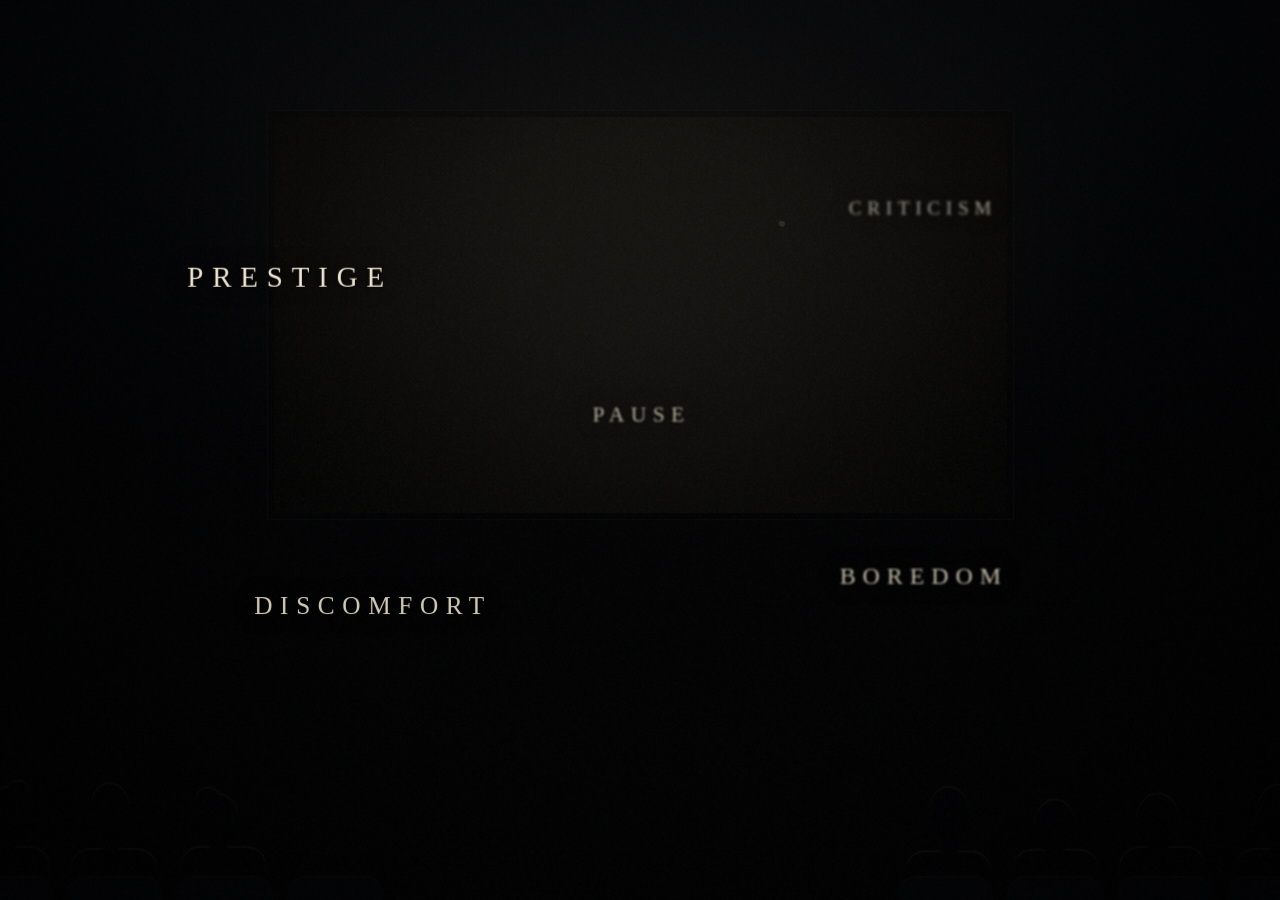
<file: interlude.html>
<!doctype html><html><head><meta charset=utf8><meta name=viewport content="width=device-width,initial-scale=1,viewport-fit=cover"><style>:root{color-scheme:light;box-sizing:border-box;padding-top:env(safe-area-inset-top,0px);padding-bottom:env(safe-area-inset-bottom,0px)}html{scroll-padding-top:env(safe-area-inset-top,0px)}body{margin:0;padding:0;font:14px -apple-system,BlinkMacSystemFont,sans-serif;background:#fff;color:#000}img{max-width:100%}[hidden]:not([hidden=until-found i]){display:none!important}</style></head><body>
<title>Five Words</title>
<meta name="description" content="Chapter Five of an interactive exhibition: five words hang in the dark in front of an empty screen. Press one; it speaks, then lets go.">
<meta name="theme-color" content="#05070a">
<style>
/* layout: the far end of the Chapter One cinema; an empty screen, five words hanging in the dark between it and the last row */
:root{color-scheme:dark;
  --ink:#05070a; --ivory:#f1e8d3; --gold:#cdbb8e; --dim:rgba(241,232,211,.62);
  --serif:"Cormorant Garamond","Iowan Old Style","Palatino Linotype",Palatino,"Book Antiqua",Georgia,"Times New Roman",serif;
  --sans:"Helvetica Neue",Helvetica,Arial,"Segoe UI",system-ui,sans-serif;
  --ease:cubic-bezier(.22,.61,.36,1);
  --fs:22px; --sw:640px;
}
*{box-sizing:border-box;margin:0;padding:0}
html,body{height:100%;background:var(--ink);color:var(--ivory);overflow:hidden;overscroll-behavior:none;-webkit-tap-highlight-color:transparent}
body{font-family:var(--sans)}
#stage{position:fixed;inset:0;width:100%;height:100%;display:block}
#ui{position:fixed;inset:0;pointer-events:none}
button{font:inherit;color:inherit;background:none;border:0;cursor:pointer;pointer-events:auto}
button:focus-visible{outline:1px solid var(--gold);outline-offset:5px;border-radius:2px}
.sr{position:absolute;width:1px;height:1px;overflow:hidden;clip:rect(0 0 0 0);white-space:nowrap}
[hidden]{display:none!important}

/* chrome (shared with Chapters One and Two) */
.top{position:absolute;left:0;right:0;top:0;display:flex;justify-content:space-between;align-items:flex-start;padding:max(18px,env(safe-area-inset-top)) clamp(16px,3vw,36px) 0;font-size:.74rem;letter-spacing:.34em;text-transform:uppercase;color:var(--dim);z-index:2}
.top .left{line-height:1.9}
.top .left b{font-weight:400;color:var(--ivory)}
.top .right{display:flex;gap:6px}
.top button{padding:10px 10px;letter-spacing:.34em;text-transform:uppercase;font-size:.74rem;color:var(--dim);transition:color .6s}
.top button:hover{color:var(--ivory)}
#restartTop{opacity:0;visibility:hidden;transition:opacity 1.6s var(--ease)}
#restartTop.on{opacity:1;visibility:visible}
.bottom{position:absolute;left:0;right:0;bottom:0;padding:0 clamp(16px,3vw,36px) max(16px,env(safe-area-inset-bottom));display:flex;justify-content:center;font-size:.72rem;letter-spacing:.3em;text-transform:uppercase;color:var(--dim);transition:opacity 2s var(--ease)}
#prog{flex:1;max-width:420px}
#prog .bar{position:relative;height:1px;background:rgba(241,232,211,.16);margin-bottom:10px}
#prog .fill{position:absolute;left:0;top:0;bottom:0;width:0;background:var(--gold);opacity:.8;transition:width 2.4s var(--ease)}
#prog .tick{position:absolute;top:-2px;width:1px;height:5px;background:rgba(241,232,211,.28)}
#prog .lbl{text-align:center;white-space:nowrap;overflow:hidden;text-overflow:ellipsis;text-shadow:0 0 10px #000}
body.final .bottom{opacity:0}

/* the five words: nearer ones larger and sharp, farther ones small and out of focus until you look at them */
#words{position:absolute;inset:0}
.word{position:absolute;left:0;top:0;font-family:var(--serif);font-weight:400;font-size:calc(var(--fs) * var(--k));line-height:1;letter-spacing:.3em;text-transform:uppercase;white-space:nowrap;
  padding:.6em .5em .6em calc(.5em + .3em);color:var(--ivory);text-shadow:0 0 26px #000,0 0 6px rgba(0,0,0,.85);
  opacity:0;filter:blur(calc(var(--b) + 9px));will-change:transform,opacity,filter;
  transition:opacity 2.6s var(--ease) var(--d,0s),filter 2.6s var(--ease) var(--d,0s),color .6s,text-shadow .8s}
.word::after{content:"";position:absolute;left:50%;right:50%;bottom:.3em;height:1px;background:var(--gold);opacity:.7;transition:left .8s var(--ease),right .8s var(--ease)}
.word:focus-visible{outline:none}
.word.in{opacity:var(--o);filter:blur(var(--b))}
.word.in:hover,.word.in:focus-visible{opacity:1;filter:blur(0);transition-delay:0s;transition-duration:.9s}
.word.in:hover::after,.word.in:focus-visible::after{left:calc(.5em + .3em);right:.5em}
.word.in.hush{opacity:calc(var(--o) * .24);pointer-events:none;transition-delay:0s;transition-duration:1.4s}
.word.in.pressed{opacity:1;filter:blur(0);color:#fff8e6;text-shadow:0 0 26px #000,0 0 20px rgba(235,205,140,.5);pointer-events:none;transition-delay:0s;transition-duration:.45s}
.word.in.pressed::after{left:50%;right:50%}
.erode{-webkit-mask-image:linear-gradient(90deg,transparent var(--m,-14%),#000 calc(var(--m,-14%) + 14%));mask-image:linear-gradient(90deg,transparent var(--m,-14%),#000 calc(var(--m,-14%) + 14%))}

/* what the voice says, as a subtitle */
.line{position:absolute;left:50%;width:min(92vw,52rem);transform:translate(-50%,10px);text-align:center;font-family:var(--serif);opacity:0;filter:blur(7px);visibility:hidden;padding:0 16px;
  transition:opacity 1.5s var(--ease),transform 1.5s var(--ease),filter 1.5s var(--ease),visibility 0s 1.5s}
.line.on{opacity:1;transform:translate(-50%,0);filter:blur(0);visibility:visible;transition:opacity 1.1s var(--ease),transform 1.3s var(--ease),filter 1.1s var(--ease),visibility 0s}
.line.sub{bottom:calc(12% + 14px);font-size:clamp(1.1rem,.9rem + 1.2vw,1.85rem);font-style:italic;font-weight:400;line-height:1.35;color:var(--ivory);text-shadow:0 1px 18px #000,0 0 3px rgba(0,0,0,.6);text-wrap:balance}
body.reduced .line{transform:translate(-50%,0);filter:none}
.hint{position:absolute;left:50%;bottom:calc(8% + 4px);transform:translateX(-50%);font-size:.74rem;letter-spacing:.38em;text-transform:uppercase;color:var(--dim);white-space:nowrap;padding-left:.38em;text-shadow:0 0 10px #000;
  opacity:0;visibility:hidden;transition:opacity 1.8s var(--ease),visibility 0s 1.8s}
.hint.on{opacity:1;visibility:visible;transition:opacity 2.4s var(--ease),visibility 0s}

/* the last question, projected as an intertitle */
#q{position:absolute;display:flex;align-items:center;justify-content:center;text-align:center;padding:0 7%;font-family:var(--serif);font-weight:300;font-size:clamp(1.25rem,calc(var(--sw) * .054),2.9rem);line-height:1.22;letter-spacing:.004em;color:var(--ivory);text-shadow:0 2px 24px #000;
  opacity:0;filter:blur(6px);transition:opacity 2.2s var(--ease),filter 2.2s var(--ease)}
#q.on{opacity:1;filter:blur(0)}
#q p{text-wrap:balance}
#qb{display:inline-block}
#q .wd{white-space:nowrap}
#q .ch{display:inline-block;opacity:0;filter:blur(6px);transform:translateY(5px);transition:opacity 1.2s var(--ease),filter 1.2s var(--ease),transform 1.2s var(--ease)}
#q .ch.on{opacity:1;filter:blur(0);transform:none}
body.reduced #q .ch{transform:none}

.btn{position:absolute;left:50%;bottom:calc(8% + 6px);transform:translateX(-50%);padding:16px 22px 16px calc(22px + .42em);font-size:.78rem;letter-spacing:.42em;text-transform:uppercase;border:1px solid rgba(205,187,142,.5);color:var(--ivory);background:rgba(5,7,10,.25);white-space:nowrap;
  opacity:0;visibility:hidden;transition:opacity 1.6s var(--ease),visibility 0s 1.6s,background .6s}
.btn.on{opacity:1;visibility:visible;transition:opacity 2.4s var(--ease),visibility 0s,background .6s}
.btn:hover{background:rgba(205,187,142,.12)}
/* played inside Chapter Four, which keeps its own header; no chrome here */
.top,.bottom,#again{display:none!important}
noscript{position:fixed;inset:0;display:grid;place-items:center;text-align:center;padding:2rem;font-family:var(--serif);font-size:1.4rem}
@media (max-width:640px){
  .top{font-size:.6rem;letter-spacing:.18em;padding-left:16px;padding-right:12px}
  .top .left,.top .left b,.top button{white-space:nowrap}
  .top .right{flex-wrap:nowrap;gap:2px}
  .top button{font-size:.6rem;letter-spacing:.12em;padding:10px 4px}
  .top .left .scn{display:none}
  .line.sub{bottom:calc(9% + 12px)}
  .line.sub{font-size:1rem}
  .hint{font-size:.6rem;letter-spacing:.22em;padding-left:.22em}
}
</style>

<canvas id="stage" aria-hidden="true"></canvas>
<div id="ui">
  <div id="words" role="group" aria-label="Five words. Press any of them, in any order."></div>
  <div id="q" aria-hidden="true"><p><span id="qa"></span><span id="qb"></span><span id="qc"></span></p></div>
  <p class="line sub" id="sub" aria-hidden="true"></p>
  <div class="hint" id="hint">Press any of the five · in any order</div>
  <button class="btn" id="again" type="button" tabindex="-1">Begin again</button>

  <header class="top">
    <div class="left"><b>Epilogue</b><br><span class="scn" id="scn">What’s left.</span></div>
    <div class="right">
      <button id="snd" type="button" aria-pressed="true" aria-label="Toggle sound">Sound on</button>
      <button id="restartTop" type="button">Restart</button>
    </div>
  </header>

  <div class="bottom">
    <div id="prog" role="progressbar" aria-label="Words released" aria-valuemin="1" aria-valuemax="7" aria-valuenow="1">
      <div class="bar"><div class="fill" id="fill"></div></div>
      <div class="lbl" id="lbl">01 / 07 · Five Words</div>
    </div>
  </div>
  <div class="sr" id="live" aria-live="polite"></div>
</div>
<noscript>This exhibition needs JavaScript to run.</noscript>

<script>
(()=>{
'use strict';
const $=s=>document.querySelector(s);
const cv=$('#stage'),ctx=cv.getContext('2d',{alpha:false});
let reduce=matchMedia('(prefers-reduced-motion: reduce)').matches;
matchMedia('(prefers-reduced-motion: reduce)').addEventListener?.('change',e=>{reduce=e.matches;document.body.classList.toggle('reduced',reduce)});
document.body.classList.toggle('reduced',reduce);
const coarse=matchMedia('(pointer: coarse)').matches;

/* ---------- helpers ---------- */
const clamp=(v,a,b)=>v<a?a:v>b?b:v,lerp=(a,b,t)=>a+(b-a)*t,rand=(a,b)=>a+Math.random()*(b-a);
const sstep=(a,b,x)=>{const t=clamp((x-a)/(b-a),0,1);return t*t*(3-2*t)};
const eio=t=>{t=clamp(t,0,1);return t<.5?4*t*t*t:1-Math.pow(-2*t+2,3)/2};
const rgb=(r,g,b,a=1)=>`rgba(${r|0},${g|0},${b|0},${a.toFixed(3)})`;
function mulberry(a){return()=>{a|=0;a=a+0x6D2B79F5|0;let t=Math.imul(a^a>>>15,1|a);t=t+Math.imul(t^t>>>7,61|t)^t;return((t^t>>>14)>>>0)/4294967296}}
const SERIF=getComputedStyle(document.documentElement).getPropertyValue('--serif').trim()||'Georgia,serif';
const SANS=getComputedStyle(document.documentElement).getPropertyValue('--sans').trim()||'Arial,sans-serif';

/* ---------- the five words, and where each one came from ----------
   p is the position on a wide screen, m on a narrow one; d is depth (0 near, 1.55 far). */
const WORDS=[
  {id:'prestige',  text:'Prestige',  echo:'frame',  d:.05, p:[.22,.30], m:[.32,.25], line:'Nothing is profound by default.'},
  {id:'discomfort',text:'Discomfort',echo:'tone',   d:.62, p:[.29,.68], m:[.36,.60], line:'Discomfort is not automatically meaningful.'},
  {id:'boredom',   text:'Boredom',   echo:'leader', d:.86, p:[.72,.65], m:[.64,.70], line:'Boredom is not a cinematic achievement.'},
  {id:'pause',     text:'Pause',     echo:'shadow', d:1.2, p:[.50,.47], m:[.44,.49], line:'A pause must create tension, anticipation, unease — something.'},
  {id:'criticism', text:'Criticism', echo:'gold',   d:1.55,p:[.72,.24], m:[.64,.2], line:'Criticism can reveal meaning. It can also manufacture it.'},
];
const QUESTION={from:'mean?',to:'create, for you?',head:'What did it '};
const NSTEP=7;
const DUR={frame:3.4,door:2.7,tone:2.4,leader:2.6,shadow:2.8,gold:.1};

/* ---------- state ---------- */
let S,runId=0;
const waits=[],PARTS=[],GOLD=[];
function fresh(){
  return{clock:0,phase:'play',started:false,busy:false,words:[],released:[],step:0,lastStep:-1,
    fade:0,proj:0,lumS:0,hall:1,hallT:1,card:0,cardT:0,echoes:[],erode:[],
    px:0,py:0,ptx:0,pty:0,shX:0,shY:0,
    fr:{i:-1,wx:0,wy:0,fl:0,gx:0,gy:0,dust:[],hair:null}};
}
S=fresh();
function wait(s){const id=runId;return new Promise(res=>waits.push({t:S.clock+s,res,id}))}

/* ---------- canvas, layout, static pieces ---------- */
let W=0,H=0,DPR=1,quality=1,bgGrad,vigGrad,grainPat,projGrad,pitch=90,K=150,narrow=false;
const SC={x:0,y:0,w:0,h:0},HEADS=[],SCR=[{x:.23,p:.34,on:false,a:0},{x:.71,p:.2,on:false,a:0}];
function resize(){
  DPR=Math.min(devicePixelRatio||1,1.75)*quality;
  W=Math.max(innerWidth,320);H=Math.max(innerHeight,240);
  cv.width=Math.round(W*DPR);cv.height=Math.round(H*DPR);
  ctx.setTransform(DPR,0,0,DPR,0,0);
  narrow=W<700||W/H<.9;
  pitch=clamp(Math.min(W/10.5,H/7.6),50,110);K=pitch/.6;
  SC.w=Math.round(Math.min(W*(narrow?.86:.58),H*.44*1.85,1040));SC.h=Math.round(SC.w/1.85);
  SC.x=Math.round((W-SC.w)/2);SC.y=Math.round(Math.max(H*.13,70));
  bgGrad=ctx.createLinearGradient(0,0,0,H);bgGrad.addColorStop(0,'#070a10');bgGrad.addColorStop(1,'#040507');
  vigGrad=ctx.createRadialGradient(W/2,H/2,Math.min(W,H)*.35,W/2,H/2,Math.hypot(W,H)*.62);
  vigGrad.addColorStop(0,'rgba(0,0,0,0)');vigGrad.addColorStop(1,'rgba(0,0,0,.62)');
  projGrad=ctx.createRadialGradient(SC.w*.5,SC.h*.55,0,SC.w*.5,SC.h*.55,SC.w*.64);
  projGrad.addColorStop(0,'#e4dbc2');projGrad.addColorStop(.5,'#a99e84');projGrad.addColorStop(1,'#463f31');
  if(!grainPat){const n=document.createElement('canvas');n.width=n.height=256;const g=n.getContext('2d'),im=g.createImageData(256,256),r=mulberry(3);
    for(let i=0;i<256*256;i++){const v=r()<.5?0:255;im.data[i*4]=im.data[i*4+1]=im.data[i*4+2]=v;im.data[i*4+3]=r()*34}
    g.putImageData(im,0,0);grainPat=ctx.createPattern(n,'repeat')}
  // the last row, either side of the aisle
  HEADS.length=0;const r=mulberry(20191),aisle=Math.max(pitch*1.7,Math.min(W*.2,250));
  for(const sd of[-1,1]){let prev=false;
    for(let j=0;j<40;j++){const x=W/2+sd*(aisle+pitch*(j+.5));if(x<-pitch*1.5||x>W+pitch*1.5)break;
      const occ=r()<(prev?.78:.62);prev=occ;let p=null;
      if(occ){const tall=r();p={dx:(r()-.5)*.09,s:.9+r()*.24,h:1.22+tall*.12,sh:(r()-.5)*.04,hair:r()<.3?(r()<.5?-1:1):0,lean:(r()-.5)*.05}}
      HEADS.push({x,p})}}
  FS=narrow?clamp(W*.043,16,22):clamp(Math.min(W*.02,H*.032),18,29);const root=document.documentElement.style;
  root.setProperty('--fs',FS.toFixed(1)+'px');root.setProperty('--sw',SC.w+'px');
  const q=$('#q').style;q.left=SC.x+'px';q.top=SC.y+'px';q.width=SC.w+'px';q.height=SC.h+'px';
  for(const w of S.words)styleWord(w);
  buildBeam();
}
let FS=20;
function styleWord(w){
  const d=w.spec.d,k=narrow?1.16-d*.25:1.15-d*.26,b=[0,.5,.9,1.3,1.7,2][WORDS.indexOf(w.spec)]*(coarse||narrow?.55:1);
  w.el.style.setProperty('--k',k.toFixed(3));w.el.style.setProperty('--b',b.toFixed(2)+'px');
  w.el.style.setProperty('--o',(.68+(1-d/1.6)*.32).toFixed(3));
  w.shadow=wordShadow(w.spec.text.toUpperCase(),FS*k,(1.8-d)*2.4+1.2);
}
/* each word hangs in the projector's light, so it throws a soft shadow onto the screen behind it */
function wordShadow(text,fs,blur){
  const font=`400 ${fs.toFixed(1)}px ${SERIF}`,ls=fs*.3,m=document.createElement('canvas').getContext('2d');m.font=font;
  let tw=0;for(const c of text)tw+=m.measureText(c).width+ls;tw-=ls;
  const pad=Math.ceil(blur*2.5+4),c=document.createElement('canvas');c.width=Math.ceil(tw+pad*2);c.height=Math.ceil(fs*1.4+pad*2);
  const g=c.getContext('2d');g.font=font;g.textBaseline='middle';g.shadowColor='rgba(0,0,0,1)';g.shadowBlur=blur;g.shadowOffsetX=4000;
  let x=pad-4000;for(const ch of text){g.fillText(ch,x,c.height/2);x+=g.measureText(ch).width+ls}
  return c;
}

/* ---------- small drawing tools ---------- */
function add(fn){ctx.save();ctx.globalCompositeOperation='lighter';fn();ctx.restore()}
function glow(x,y,r,stops){const g=ctx.createRadialGradient(x,y,0,x,y,r);for(const s of stops)g.addColorStop(s[0],s[1]);ctx.fillStyle=g;ctx.fillRect(x-r,y-r,r*2,r*2)}
function rr(p,x,y,w,h,r,top){
  if(top){p.moveTo(x,y+h);p.lineTo(x,y+r);p.arcTo(x,y,x+r,y,r);p.lineTo(x+w-r,y);p.arcTo(x+w,y,x+w,y+r,r);p.lineTo(x+w,y+h);p.closePath()}
  else{p.moveTo(x+r,y);p.arcTo(x+w,y,x+w,y+h,r);p.arcTo(x+w,y+h,x,y+h,r);p.arcTo(x,y+h,x,y,r);p.arcTo(x,y,x+w,y,r);p.closePath()}
}

/* ---------- the echoes: what each word remembers, shown on the screen ---------- */
function drFrame(e,w,h){ // the gilded frame, once more, losing its gold
  const t=e.t,a=sstep(0,.16,t)*(1-sstep(2.5,3.4,t));if(a<.005)return;
  const g=1-sstep(.8,2.6,t),mix=(c1,c2)=>[lerp(c1[0],c2[0],g),lerp(c1[1],c2[1],g),lerp(c1[2],c2[2],g)];
  const hi=mix([168,164,156],[238,208,134]),mid=mix([118,115,109],[188,148,70]),lo=mix([60,58,55],[96,68,28]);
  const fh=h*.54,fw=fh*1.32,cx=w/2,cy=h*.42,m=fh*.1,x0=cx-fw/2,y0=cy-fh/2;
  ctx.save();ctx.globalAlpha=a;
  ctx.fillStyle='rgba(0,0,0,.32)';ctx.fillRect(x0-m+fh*.025,y0-m+fh*.035,fw+2*m,fh+2*m);
  const gr=ctx.createLinearGradient(x0-m,y0-m,x0+fw+m,y0+fh+m);gr.addColorStop(0,rgb(...hi));gr.addColorStop(.45,rgb(...mid));gr.addColorStop(1,rgb(...lo));
  ctx.fillStyle=gr;ctx.fillRect(x0-m,y0-m,fw+2*m,fh+2*m);
  ctx.lineWidth=1;ctx.strokeStyle=rgb(...hi,.85);ctx.strokeRect(x0-m*.62+.5,y0-m*.62+.5,fw+m*1.24-1,fh+m*1.24-1);
  ctx.strokeStyle=rgb(...lo,.9);ctx.strokeRect(x0-m*.32,y0-m*.32,fw+m*.64,fh+m*.64);
  ctx.fillStyle=rgb(24,22,19);ctx.fillRect(x0,y0,fw,fh);
  ctx.strokeStyle=rgb(...lo);ctx.lineWidth=2;ctx.strokeRect(x0+1,y0+1,fw-2,fh-2);
  const pw=fw*.36,ph=m*.8,px=cx-pw/2,py=y0+fh+m*1.5;
  ctx.fillStyle=rgb(...mid);ctx.fillRect(px,py,pw,ph);ctx.lineWidth=1;ctx.strokeStyle=rgb(...hi,.7);ctx.strokeRect(px+.5,py+.5,pw-1,ph-1);
  ctx.fillStyle=rgb(30,25,18);ctx.font=`600 ${Math.max(6,ph*.44).toFixed(1)}px ${SERIF}`;ctx.textAlign='center';ctx.textBaseline='middle';
  if('letterSpacing' in ctx)ctx.letterSpacing=(ph*.12).toFixed(1)+'px';
  ctx.fillText('MASTERPIECE',cx,py+ph/2+.5);if('letterSpacing' in ctx)ctx.letterSpacing='0px';
  ctx.restore();
  if(g>.02)add(()=>glow(cx,cy,fw*.9,[[0,rgb(255,226,150,.16*a*g)],[1,rgb(255,226,150,0)]]));
}
function door(x,bot,dw,dh,sk,a,key){
  const lh=dh*(1-sk*.12),rh=dh*(1+sk*.12),cw=dw*(1-Math.abs(sk)*.22);
  ctx.beginPath();ctx.moveTo(x-cw/2,bot);ctx.lineTo(x-cw/2,bot-lh);ctx.lineTo(x+cw/2,bot-rh);ctx.lineTo(x+cw/2,bot);ctx.closePath();
  ctx.fillStyle=rgb(17,16,14,a);ctx.fill();ctx.lineWidth=1;ctx.strokeStyle=rgb(236,226,200,.32*a);ctx.stroke();
  if(key>.01){const kx=x+cw*.3,ky=bot-lerp(lh,rh,.8)*.47;
    add(()=>glow(kx,ky,dw*.2,[[0,rgb(255,226,160,.85*a*key)],[1,rgb(255,226,160,0)]]));
    ctx.fillStyle=rgb(255,238,196,a*key);ctx.beginPath();ctx.arc(kx,ky,Math.max(1,dw*.022),0,6.2832);ctx.fill();ctx.fillRect(kx-dw*.01,ky,dw*.02,dw*.06)}
}
function drDoor(e,w,h){ // a keyhole, then rooms branching off it
  const t=e.t,a1=sstep(0,.2,t)*(1-sstep(.7,.9,t));
  if(a1>.005)door(w/2,h*.86,h*.3,h*.6,0,a1,sstep(.1,.5,t));
  if(t>.75){const u=t-.75,a=u<.12?.85:u<.22?.2:u<.3?.8:.8*(1-sstep(.3,1.9,u));
    for(let i=0;i<5;i++){const s=i-2;door(w/2+s*w*.175,h*.84,h*.22,h*.46,s*.5,a*(1-Math.abs(s)*.12),i===2?1:.45)}}
}
function drTone(e,w,h){ // the frame line slips once through the picture
  const env=sstep(0,.35,e.t)*(1-sstep(1.4,2.4,e.t)),y=((e.t/2.4)*1.3-.15)*h;
  ctx.fillStyle='rgba(0,0,0,'+(.6*env).toFixed(3)+')';ctx.fillRect(-4,y,w+8,h*.04);
  ctx.fillStyle=rgb(236,226,200,.1*env);ctx.fillRect(-4,y-2,w+8,2);
}
function drLeader(e,w,h){ // countdown leader: 3, 2, and the pop
  const t=e.t,a=sstep(0,.05,t)*(1-sstep(1.9,2.45,t));if(a<.005)return;
  ctx.save();ctx.globalAlpha=a;
  ctx.fillStyle=rgb(48,47,44);ctx.fillRect(-4,-4,w+8,h+8);
  const cx=w/2,cy=h/2,r1=h*.34,r2=h*.43;
  if(t<1.9){const f=(t%.95)/.95;ctx.fillStyle=rgb(112,109,101);ctx.beginPath();ctx.moveTo(cx,cy);ctx.arc(cx,cy,w,-Math.PI/2,-Math.PI/2+f*Math.PI*2);ctx.closePath();ctx.fill()}
  ctx.strokeStyle=rgb(226,220,204,.8);ctx.lineWidth=Math.max(1.5,h*.008);
  ctx.beginPath();ctx.arc(cx,cy,r1,0,6.2832);ctx.stroke();ctx.beginPath();ctx.arc(cx,cy,r2,0,6.2832);ctx.stroke();
  ctx.beginPath();ctx.moveTo(0,cy);ctx.lineTo(w,cy);ctx.moveTo(cx,0);ctx.lineTo(cx,h);ctx.stroke();
  const n=t<.95?'3':t<1.9?'2':'';
  if(n){ctx.fillStyle=rgb(238,232,216);ctx.font=`700 ${(h*.44).toFixed(1)}px ${SANS}`;ctx.textAlign='center';ctx.textBaseline='middle';ctx.fillText(n,cx,cy+h*.02)}
  ctx.restore();
}
function drShadow(e,w,h){ // someone in front of you stands, and crosses the light
  const t=e.t,p=eio(t/DUR.shadow),cx=lerp(-.32*w,1.32*w,p),hy=h*.56+Math.sin(t*6.5)*h*.008,rx=h*.13,ry=h*.165;
  for(let i=3;i>=0;i--){const sc=1+i*.07;ctx.fillStyle='rgba(0,0,0,'+[.68,.16,.1,.06][i]+')';
    ctx.beginPath();ctx.ellipse(cx,hy,rx*sc,ry*sc,0,0,6.2832);ctx.fill();
    const p2=new Path2D();rr(p2,cx-h*.31*sc,hy+ry*.86,h*.62*sc,h,h*.16*sc,true);p2.rect(cx-rx*.42,hy+ry*.4,rx*.84,ry*.7);ctx.fill(p2)}
}
const ECHO_DRAW={frame:drFrame,door:drDoor,tone:drTone,leader:drLeader,shadow:drShadow};
const PRAISE=['masterpiece','canon','acclaimed','essential','the classic','a triumph','profound','important','seminal','visionary','timeless','required viewing'];
function spawnGold(){ // the words a canon is made of, falling away
  const n=reduce?6:16;
  for(let i=0;i<n;i++)GOLD.push({tx:PRAISE[i%PRAISE.length],x:rand(.06,.94)*W,y:rand(.1,.72)*H,r:rand(-.2,.2),vr:rand(-.5,.5),vx:rand(-20,20),vy:rand(-10,20),g:rand(60,150),s:rand(12,19)*(narrow?.85:1),age:-rand(0,.45),life:rand(1.6,2.8)});
}

/* ---------- dust: a word, or a meaning, letting go ---------- */
function spawnDust(el,sweep){
  const rg=document.createRange();rg.selectNodeContents(el);const rc=rg.getBoundingClientRect();
  if(rc.width<2||rc.height<2)return;
  const cs=getComputedStyle(el),m=new DOMMatrix(cs.transform==='none'?undefined:cs.transform),sc=Math.hypot(m.a,m.b)||1;
  const fs=parseFloat(cs.fontSize)*sc,ls=(parseFloat(cs.letterSpacing)||0)*sc,up=cs.textTransform==='uppercase';
  const pad=8,cw=Math.ceil(rc.width+pad*2),ch=Math.ceil(rc.height+pad*2),oc=document.createElement('canvas');oc.width=cw;oc.height=ch;
  const g=oc.getContext('2d');g.font=`${cs.fontStyle} ${cs.fontWeight} ${fs.toFixed(1)}px ${cs.fontFamily}`;g.textBaseline='middle';g.fillStyle='#fff';
  let x=pad;for(const c of(up?el.textContent.toUpperCase():el.textContent)){g.fillText(c,x,ch/2);x+=g.measureText(c).width+ls}
  const im=g.getImageData(0,0,cw,ch).data,pts=[];
  for(let y=0;y<ch;y+=2)for(let x2=0;x2<cw;x2+=2)if(im[(y*cw+x2)*4+3]>110)pts.push(x2,y);
  const n=pts.length/2,want=Math.min(n,reduce?60:Math.round(clamp(n*.55,70,340)));
  for(let i=0;i<want;i++){const j=(Math.random()*n|0)*2,px=pts[j],py=pts[j+1];
    PARTS.push({x:rc.left-pad+px,y:rc.top-pad+py,vx:rand(-7,9),vy:rand(-14,5),age:-sweep*(px/cw),life:rand(2.2,4.6),s:rand(.9,1.8),ph:rand(0,6.28),a:rand(.55,1)})}
}
function erode(el,dur){el.classList.add('erode');el.style.setProperty('--m','-14%');S.erode.push({el,t:0,dur})}

/* ---------- the projection ---------- */
function newFilmFrame(i){
  const r=mulberry(i*7919+13),f=S.fr;f.i=i;
  f.wx=reduce?0:(r()-.5)*1.1;f.wy=reduce?0:(r()-.5)*1.4;f.fl=(r()*2-1)*(reduce?.3:1);f.gx=r()*256;f.gy=r()*256;
  f.dust.length=0;const nd=r()<.5?0:r()<.72?1:2;
  for(let j=0;j<nd;j++)f.dust.push({x:r(),y:r(),r:.6+r()*r()*3,q:r(),l:r()<.35});
  f.hair=r()<.02?{x:r(),y:r(),a:r()*6.28,len:.03+r()*.05}:null;
  for(const s of SCR){s.x=clamp(s.x+(r()-.5)*.002,.04,.96);s.on=r()<s.p;s.a=.04+r()*.1}
}
function drawScreen(){
  const f=S.fr,{x,y,w,h}=SC;
  ctx.fillStyle='#07090d';ctx.fillRect(x-7,y-7,w+14,h+14);
  ctx.strokeStyle=rgb(205,190,150,.08+.24*S.lumS*S.hall);ctx.lineWidth=1;ctx.strokeRect(x-6.5,y-6.5,w+13,h+13);
  ctx.save();ctx.beginPath();if(ctx.roundRect)ctx.roundRect(x,y,w,h,h*.008);else ctx.rect(x,y,w,h);ctx.clip();
  ctx.translate(x+f.wx,y+f.wy);
  ctx.fillStyle=projGrad;ctx.fillRect(-4,-4,w+8,h+8);
  const L=S.proj;
  if(L<1){ctx.fillStyle='rgba(0,0,0,'+(1-L).toFixed(3)+')';ctx.fillRect(-4,-4,w+8,h+8)}
  else{ctx.fillStyle=rgb(255,248,230,clamp((L-1)*.6,0,.5));ctx.fillRect(-4,-4,w+8,h+8)}
  for(const e of S.echoes){const fn=ECHO_DRAW[e.type];if(fn)fn(e,w,h)}
  // the words' shadows, cast from the projector behind you
  const ax=W/2-x,ay=-H*.6-y;
  for(const wd of S.words){if(wd.state==='gone'||!wd.shadow||wd.cx==null)continue;
    const f=1+(1.8-wd.spec.d)*.07,sx=ax+(wd.cx-x-ax)*f,sy=ay+(wd.cy-y-ay)*f,sc=f*wd.sc,c=wd.shadow;
    ctx.globalAlpha=(.22+.3*wd.spec.d/1.55)*wd.vis*clamp(L*1.6,0,1);
    ctx.drawImage(c,sx-c.width*sc/2,sy-c.height*sc/2,c.width*sc,c.height*sc);ctx.globalAlpha=1}
  if(S.card>.001){ctx.fillStyle=rgb(8,9,11,eio(S.card)*.97);ctx.fillRect(-4,-4,w+8,h+8)}
  // the film itself: grain, flicker, dust, the odd scratch
  const vg=ctx.createRadialGradient(w/2,h/2,h*.3,w/2,h/2,w*.62);vg.addColorStop(0,'rgba(0,0,0,0)');vg.addColorStop(1,'rgba(0,0,0,.5)');
  ctx.fillStyle=vg;ctx.fillRect(-4,-4,w+8,h+8);
  if(f.fl<0){ctx.fillStyle='rgba(0,0,0,'+(-f.fl*.03).toFixed(3)+')';ctx.fillRect(-4,-4,w+8,h+8)}
  else{ctx.fillStyle=rgb(236,226,200,f.fl*.012);ctx.fillRect(-4,-4,w+8,h+8)}
  ctx.save();ctx.translate(-f.gx,-f.gy);ctx.globalAlpha=.5;ctx.fillStyle=grainPat;ctx.fillRect(f.gx-4,f.gy-4,w+8,h+8);ctx.restore();
  for(const s of SCR)if(s.on){ctx.fillStyle=rgb(236,226,200,s.a*.8);ctx.fillRect(Math.round(s.x*w),-4,1,h+8)}
  for(const d of f.dust){ctx.fillStyle=d.l?rgb(236,226,200,.45):'rgba(0,0,0,.6)';ctx.beginPath();ctx.ellipse(d.x*w,d.y*h,d.r,d.r*(.5+d.q),d.q*3,0,6.2832);ctx.fill()}
  if(f.hair){const hr=f.hair,hx=hr.x*w,hy=hr.y*h,l=hr.len*h,ex=hx+Math.cos(hr.a)*l,ey=hy+Math.sin(hr.a)*l;
    ctx.strokeStyle='rgba(0,0,0,.55)';ctx.lineWidth=1;ctx.beginPath();ctx.moveTo(hx,hy);ctx.quadraticCurveTo((hx+ex)/2+6,(hy+ey)/2-5,ex,ey);ctx.stroke()}
  ctx.restore();
}

/* ---------- the hall around it ---------- */
function drawHall(){
  const {x,y,w,h}=SC,lum=S.lumS*S.hall,cx=x+w/2,cy=y+h/2;
  add(()=>glow(cx,cy,Math.max(w,h)*1.1,[[0,rgb(235,220,185,.26*lum)],[.45,rgb(235,220,185,.07*lum)],[1,rgb(235,220,185,0)]]));
  // drapes either side of the screen: only their folds catch the light, and only near it
  const top=y-h*.35,bot=y+h*1.35,dw=w*.2;
  add(()=>{for(const sd of[-1,1]){const x0=sd<0?x-14:x+w+14;
    for(let i=0;i<7;i++){const xa=x0+sd*dw*(i+.15)/7,fw=dw/7*.55,a=(.075-.009*i)*lum*(i%2?1:.55);
      const g=ctx.createLinearGradient(0,top,0,bot);g.addColorStop(0,rgb(205,190,150,0));g.addColorStop(.3,rgb(205,190,150,a));g.addColorStop(.62,rgb(205,190,150,a*.7));g.addColorStop(1,rgb(205,190,150,0));
      ctx.fillStyle=g;ctx.fillRect(sd<0?xa-fw:xa,top,fw,bot-top)}}});
}
const MOTES=[];{const r=mulberry(77);for(let i=0;i<150;i++)MOTES.push({t:r(),u:r(),v:r(),a:r()*6.28,b:r()*6.28,c:r()*6.28,s:.4+r()*1.2})}
function beamAt(t){const {x,y,w,h}=SC;return[lerp(W/2-w*1.05,x,t),lerp(-h*.95,y,t),lerp(w*2.1,w,t),lerp(h*1.3,h,t)]}
/* the beam is a fixed shape, so it is drawn once per layout as soft overlapping pools, then laid over each frame */
const beamCv=document.createElement('canvas'),beamG=beamCv.getContext('2d');
function buildBeam(){
  const s=.5;beamCv.width=Math.max(1,Math.round(W*s));beamCv.height=Math.max(1,Math.round(H*s));
  const g=beamG;g.setTransform(s,0,0,s,0,0);g.clearRect(0,0,W,H);g.globalCompositeOperation='lighter';
  for(let i=0;i<24;i++){const t=i/23,[bx,by,bw,bh]=beamAt(t),cx=bx+bw/2,cy=by+bh/2,r=bw*.62;
    g.save();g.translate(cx,cy);g.scale(1,bh/bw);
    const rg=g.createRadialGradient(0,0,0,0,0,r);rg.addColorStop(0,rgb(238,222,185,.05/(.5+(1-t)*1.6)));rg.addColorStop(.55,rgb(238,222,185,.03/(.5+(1-t)*1.6)));rg.addColorStop(1,rgb(238,222,185,0));
    g.fillStyle=rg;g.fillRect(-r,-r,r*2,r*2);g.restore()}
}
function drawBeam(){
  const L=S.lumS*S.hall;if(L<.01)return;
  add(()=>{
    ctx.globalAlpha=clamp(L*1.6,0,1);ctx.drawImage(beamCv,0,0,W,H);ctx.globalAlpha=1;
    ctx.beginPath();const tm=S.clock;
    for(const d of MOTES){const t=clamp(d.t+Math.sin(tm*.05*d.s+d.c)*.02,0,1),[bx,by,bw,bh]=beamAt(t);
      const px=bx+bw*clamp(d.u+Math.sin(tm*.11*d.s+d.a)*.04,0,1),py=by+bh*clamp(d.v+Math.sin(tm*.09*d.s+d.b)*.05,0,1);
      if(py<-4||py>H||px<-4||px>W)continue;const r=lerp(2.1,.6,t);ctx.rect(px,py,r,r)}
    ctx.fillStyle=rgb(245,232,198,.5*L);ctx.fill();
  });
}
function drawHeads(){
  const yT=H-K*.12,o=clamp(.012*K,.7,3),ra=clamp(.05+.62*S.lumS*S.hall,0,.8),sw=.52*K,rad=Math.min(.1*K,sw/2);
  const pp=new Path2D(),sp=new Path2D();
  for(const s of HEADS){
    rr(sp,s.x-.26*K,yT,sw,K*.3,rad,true);
    const p=s.p;if(!p)continue;
    const hx=s.x+(p.dx+p.lean)*K,hy=yT-(p.h-.95)*K,rx=.105*p.s*K,ry=.135*p.s*K;
    rr(pp,s.x+(-.235+p.dx*.4)*K,yT-(.15+p.sh)*K,.47*K,.28*K,.11*K,false);
    pp.rect(hx-.045*K,hy,.09*K,yT-hy+2);
    pp.moveTo(hx+rx,hy);pp.ellipse(hx,hy,rx,ry,0,0,6.2832);
    if(p.hair){pp.moveTo(hx+p.hair*rx*.5+rx*.62,hy-ry*.75);pp.ellipse(hx+p.hair*rx*.5,hy-ry*.75,rx*.62,ry*.5,0,0,6.2832)}
  }
  ctx.save();
  ctx.translate(0,-o);ctx.fillStyle=rgb(226,208,164,ra);ctx.fill(pp);ctx.translate(0,o);ctx.fillStyle='rgb(3,5,9)';ctx.fill(pp);
  ctx.translate(0,-o);ctx.fillStyle=rgb(170,170,160,ra*.62);ctx.fill(sp);ctx.translate(0,o);ctx.fillStyle='rgb(8,11,18)';ctx.fill(sp);
  ctx.restore();
}
function drawParts(){
  if(PARTS.length)add(()=>{for(const p of PARTS){if(p.age<0)continue;const k=1-p.age/p.life,tw=.75+.25*Math.sin(p.age*9+p.ph);
    ctx.fillStyle=rgb(245,234,206,p.a*Math.pow(k,1.3)*tw);ctx.fillRect(p.x,p.y,p.s,p.s)}});
  if(GOLD.length){ctx.save();ctx.textAlign='center';ctx.textBaseline='middle';
    for(const b of GOLD){if(b.age<0)continue;const a=sstep(0,.2,b.age)*(1-sstep(b.life*.45,b.life,b.age));
      ctx.setTransform(DPR,0,0,DPR,0,0);ctx.translate(b.x,b.y);ctx.rotate(b.r);ctx.font=`italic 400 ${b.s.toFixed(1)}px ${SERIF}`;
      ctx.fillStyle=rgb(214,184,112,.9*a);ctx.shadowColor='rgba(0,0,0,.8)';ctx.shadowBlur=8;ctx.fillText(b.tx,0,0)}
    ctx.restore();ctx.setTransform(DPR,0,0,DPR,0,0)}
}

/* ---------- audio: the room, the projector, the echoes, the voice ---------- */
const A={ctx:null,out:null,tone:null,proj:null,white:null,vin:null,vout:null,on:true,last:-1};
function audioInit(){
  if(A.ctx||!A.on)return;
  const AC=window.AudioContext||window.webkitAudioContext;if(!AC)return;
  const c=A.ctx=new AC(),m=A.out=c.createGain();m.gain.value=0;m.connect(c.destination);
  const mkBuf=(sec,fn)=>{const b=c.createBuffer(1,c.sampleRate*sec,c.sampleRate);fn(b.getChannelData(0));return b};
  const brown=mkBuf(3,d=>{let l=0;for(let i=0;i<d.length;i++){l=(l+.02*(Math.random()*2-1))/1.02;d[i]=l*3.2}});
  A.white=mkBuf(2,d=>{for(let i=0;i<d.length;i++)d[i]=Math.random()*2-1});
  const loop=b=>{const s=c.createBufferSource();s.buffer=b;s.loop=true;s.start();return s};
  const bq=(type,f,q)=>{const n=c.createBiquadFilter();n.type=type;n.frequency.value=f;if(q)n.Q.value=q;return n};
  const gn=v=>{const g=c.createGain();g.gain.value=v;return g};
  const tone=A.tone=gn(.5);tone.connect(m);
  loop(brown).connect(bq('lowpass',340)).connect(tone);                       // the room
  loop(A.white).connect(bq('highpass',4200)).connect(gn(.005)).connect(tone);  // the optical track
  const am=gn(.5),lfo=c.createOscillator();lfo.type='square';lfo.frequency.value=24;lfo.connect(gn(.5)).connect(am.gain);lfo.start();
  A.proj=gn(.04);loop(A.white).connect(bq('bandpass',1500,1.2)).connect(am).connect(A.proj).connect(tone); // the projector, running on an empty screen
  for(const [f,g] of[[50,.014],[100,.006]]){const o=c.createOscillator();o.frequency.value=f;o.connect(gn(g)).connect(tone);o.start()}
  // the voice: a little presence, then the hall it is heard in
  const vin=A.vin=gn(1),pk=c.createBiquadFilter();pk.type='peaking';pk.frequency.value=2800;pk.Q.value=.9;pk.gain.value=2.5;
  const cmp=c.createDynamicsCompressor();cmp.threshold.value=-22;cmp.ratio.value=3;cmp.attack.value=.005;cmp.release.value=.25;
  const ir=c.createBuffer(2,c.sampleRate*2.6|0,c.sampleRate);
  for(let k=0;k<2;k++){const d=ir.getChannelData(k);for(let i=0;i<d.length;i++){const t=i/c.sampleRate;d[i]=(Math.random()*2-1)*Math.exp(-t*3.1)*(t<.015?t/.015:1)}}
  const cv2=c.createConvolver();cv2.buffer=ir;
  const vout=A.vout=gn(1);vout.connect(c.destination);
  vin.connect(bq('highpass',95)).connect(pk).connect(bq('lowpass',8200)).connect(cmp);
  cmp.connect(gn(.92)).connect(vout);cmp.connect(cv2).connect(gn(.24)).connect(vout);
}
function resume(){if(A.ctx&&A.ctx.state==='suspended'&&A.on)A.ctx.resume()}
function audioUpdate(){
  if(!A.ctx)return;const tgt=A.on?.6:0;
  if(tgt!==A.last){A.last=tgt;A.out.gain.setTargetAtTime(tgt,A.ctx.currentTime,tgt?.8:.2);A.vout.gain.setTargetAtTime(A.on?1:0,A.ctx.currentTime,.05)}
}
function duck(on){if(A.ctx)A.tone.gain.setTargetAtTime(on?.2:.5,A.ctx.currentTime,on?.25:1.2)}
function hit(o){
  if(!A.ctx||!A.on)return;
  const c=A.ctx,t0=c.currentTime+(o.at||0);let dest=A.out;
  if(c.createStereoPanner){const p=c.createStereoPanner();p.pan.value=o.pan||0;p.connect(dest);dest=p}
  if(o.lp){const l=c.createBiquadFilter();l.type='lowpass';l.frequency.value=o.lp;l.connect(dest);dest=l}
  const env=(g,pk,d)=>{g.gain.setValueAtTime(.0001,t0);g.gain.linearRampToValueAtTime(pk,t0+.004);g.gain.exponentialRampToValueAtTime(.0001,t0+.004+d)};
  if(o.f){const os=c.createOscillator(),g=c.createGain();os.frequency.setValueAtTime(o.f,t0);if(!o.flat)os.frequency.exponentialRampToValueAtTime(o.f*.6,t0+o.fd);
    env(g,o.g,o.fd);os.connect(g).connect(dest);os.start(t0);os.stop(t0+o.fd+.1)}
  if(o.nf){const s=c.createBufferSource(),b=c.createBiquadFilter(),g=c.createGain();s.buffer=A.white;b.type='bandpass';b.frequency.value=o.nf;b.Q.value=o.nq||.8;
    env(g,o.g*(o.ng||1),o.nd);s.connect(b).connect(g).connect(dest);s.start(t0,Math.random()*1.5);s.stop(t0+o.nd+.1)}
}
function chime(f,g,d,pan,at){
  if(!A.ctx||!A.on)return;const c=A.ctx,t0=c.currentTime+(at||0);let dest=A.out;
  if(c.createStereoPanner){const p=c.createStereoPanner();p.pan.value=pan||0;p.connect(dest);dest=p}
  for(const [mul,k,dd] of[[1,1,1],[2.76,.3,.45],[5.4,.1,.25]]){const o=c.createOscillator(),e=c.createGain();o.frequency.value=f*mul;
    e.gain.setValueAtTime(.0001,t0);e.gain.linearRampToValueAtTime(g*k,t0+.006);e.gain.exponentialRampToValueAtTime(.0001,t0+d*dd);o.connect(e).connect(dest);o.start(t0);o.stop(t0+d*dd+.05)}
}
function shaped(type,f,q,pan,pts){
  if(!A.ctx||!A.on)return;const c=A.ctx,t0=c.currentTime,s=c.createBufferSource(),b=c.createBiquadFilter(),g=c.createGain();
  s.buffer=A.white;s.loop=true;b.type=type;b.frequency.value=f;b.Q.value=q;g.gain.setValueAtTime(0,t0+pts[0][0]);
  for(const [t,v] of pts)g.gain.linearRampToValueAtTime(v,t0+t);
  let dest=A.out;if(c.createStereoPanner){const p=c.createStereoPanner();p.pan.value=pan;p.connect(dest);dest=p}
  s.connect(b).connect(g).connect(dest);s.start(t0+pts[0][0]);s.stop(t0+pts[pts.length-1][0]+.1);
}
function sndCreak(dur,pan){
  if(!A.ctx||!A.on)return;const c=A.ctx,t0=c.currentTime,s=c.createBufferSource(),b=c.createBiquadFilter(),g=c.createGain();
  s.buffer=A.white;s.loop=true;b.type='bandpass';b.Q.value=9;b.frequency.setValueAtTime(560,t0);b.frequency.linearRampToValueAtTime(330,t0+dur);
  g.gain.setValueAtTime(0,t0);g.gain.linearRampToValueAtTime(.08,t0+.15);g.gain.linearRampToValueAtTime(.045,t0+dur*.7);g.gain.linearRampToValueAtTime(0,t0+dur);
  let dest=A.out;if(c.createStereoPanner){const p=c.createStereoPanner();p.pan.value=pan;p.connect(dest);dest=p}
  s.connect(b).connect(g).connect(dest);s.start(t0);s.stop(t0+dur+.1);
}
const sndTick=(at,g)=>hit({at,nf:5200,nq:4,nd:.012,g:g||.014,pan:.3});
const sndSplice=()=>{hit({nf:3200,nq:1,nd:.012,g:.06});hit({at:.01,f:60,fd:.05,g:.06})};
const sndDust=()=>shaped('highpass',5200,.7,0,[[0,0],[.3,.012],[1.8,0]]);
const SND={
  frame(){[523.25,659.25,783.99,1046.5].forEach((f,i)=>chime(f,.02,2.8,(i-1.5)*.25,i*.035));
    if(!A.ctx||!A.on)return;const c=A.ctx,t0=c.currentTime+.7,o=c.createOscillator(),g=c.createGain(); // and the gold drains out of it
    o.frequency.setValueAtTime(1046.5,t0);o.frequency.exponentialRampToValueAtTime(392,t0+2.2);g.gain.setValueAtTime(0,t0);g.gain.linearRampToValueAtTime(.01,t0+.3);g.gain.linearRampToValueAtTime(0,t0+2.2);
    o.connect(g).connect(A.out);o.start(t0);o.stop(t0+2.3)},
  door(){hit({nf:2300,nq:2.5,nd:.022,g:.03,pan:-.2});hit({at:.05,f:420,fd:.02,g:.018,pan:-.2});sndCreak(.9,-.2);for(const t of[.75,.87,.97])sndTick(t,.022)},
  tone(){if(!A.ctx||!A.on)return;const c=A.ctx,t0=c.currentTime;
    for(const [f,g] of[[46,.07],[49,.07],[92,.035],[97.5,.03],[184,.008]]){const o=c.createOscillator(),e=c.createGain();o.frequency.value=f;
      e.gain.setValueAtTime(0,t0);e.gain.linearRampToValueAtTime(g,t0+.35);e.gain.setValueAtTime(g,t0+1.4);e.gain.linearRampToValueAtTime(0,t0+2.4);o.connect(e).connect(A.out);o.start(t0);o.stop(t0+2.5)}
    shaped('lowpass',160,.7,0,[[0,0],[.4,.05],[1.5,.04],[2.4,0]])},
  leader(){sndTick(0,.03);sndTick(.95,.03);hit({at:.95,f:1000,fd:.042,g:.045,flat:1});sndTick(1.9,.03)},
  shadow(){sndCreak(.7,-.4);[.55,1.1,1.65,2.2].forEach((t,i)=>hit({at:t,f:110,fd:.07,g:.045,nf:820,nq:1.1,nd:.05,pan:-.6+.4*i,lp:900}));
    shaped('bandpass',320,.8,0,[[.3,0],[1.4,.035],[2.6,0]])},
  gold(){for(let i=0;i<14;i++)chime([1318.5,1568,1760,2093,2349.3,2637][i%6],.01,rand(.8,1.6),rand(-.8,.8),rand(0,1.4))},
};

/* no voice: each line is read on screen, held for as long as it takes to read */
const readTime=t=>clamp(t.split(/\s+/).length*.34+1.2,2.4,6);
const speak=()=>Promise.resolve(false);
function stopVoice(){}
function setSound(on){
  A.on=on;if(on){audioInit();resume()}else stopVoice();
  $('#snd').textContent=on?'Sound on':'Sound off';$('#snd').setAttribute('aria-pressed',String(on));A.last=-1;
}

/* ---------- words on the page ---------- */
const wordsEl=$('#words'),sub=$('#sub'),hint=$('#hint'),live=$('#live'),qEl=$('#q'),qa=$('#qa'),qb=$('#qb'),qc=$('#qc'),again=$('#again');
function buildWords(){
  wordsEl.textContent='';
  S.words=WORDS.map((spec,i)=>{
    const el=document.createElement('button');el.type='button';el.className='word';el.textContent=spec.text;
    el.style.setProperty('--d',(1.2+i*.34).toFixed(2)+'s');
    const w={spec,el,state:'idle',sc:1,scT:1,ph:rand(0,6.28),per:rand(7,11.5),cx:null,cy:null,vis:0,erodeT:null};
    el.addEventListener('click',()=>press(w));
    wordsEl.appendChild(el);styleWord(w);return w;
  });
  void wordsEl.offsetWidth;for(const w of S.words)w.el.classList.add('in');
  wait(1.2+WORDS.length*.34+2.8).then(()=>{for(const w of S.words)w.el.style.setProperty('--d','0s')});
}
function placeWords(dt){
  const t=S.clock,k=1-Math.exp(-dt*6);
  for(const w of S.words){if(w.state==='gone')continue;
    w.sc+=(w.scT-w.sc)*k;
    const [fx,fy]=narrow?w.spec.m:w.spec.p,par=1.75-w.spec.d;
    const dx=reduce?0:Math.sin(t*6.2832/w.per+w.ph)*5,dy=reduce?0:Math.sin(t*6.2832/(w.per*1.3)+w.ph*1.7)*9;
    const x=fx*W-S.px*par*16+dx+S.shX*par*.5,y=fy*H-S.py*par*10+dy+S.shY*par*.5;
    w.cx=x;w.cy=y;w.vis+=((w.erodeT!=null?0:1)-w.vis)*(1-Math.exp(-dt*(w.erodeT!=null?5:2)));
    w.el.style.transform=`translate(${x.toFixed(1)}px,${y.toFixed(1)}px) translate(-50%,-50%) scale(${w.sc.toFixed(3)})`;
  }
  qEl.style.transform=`translate(${(S.shX*.4-S.px*3).toFixed(1)}px,${(S.shY*.4-S.py*2).toFixed(1)}px)`;
}
function showSub(text){sub.textContent=text;sub.classList.remove('on');void sub.offsetWidth;sub.classList.add('on')}

/* press one: it remembers where it came from, says what it meant, and lets go */
async function press(w){
  if(w.state!=='idle'||S.busy||S.phase!=='play')return;
  const id=runId;S.busy=true;w.state='pressed';
  audioInit();resume();
  if(!S.started){S.started=true;hint.classList.remove('on');$('#restartTop').classList.add('on')}
  S.released.push(w);S.step=S.released.length;
  w.el.classList.add('pressed');w.scT=1.05;
  for(const o of S.words)if(o!==w&&o.state==='idle')o.el.classList.add('hush');
  S.echoes.push({type:w.spec.echo,t:0});SND[w.spec.echo]();
  if(w.spec.echo==='gold')spawnGold();
  showSub(w.spec.line);live.textContent=w.spec.text+'. '+w.spec.line;
  const spoken=speak(w.spec.id,w.spec.line),least=wait(readTime(w.spec.line));
  await wait(1.25);if(id!==runId)return;
  spawnDust(w.el,.6);erode(w.el,.6);w.erodeT=0;sndDust();
  wait(.75).then(()=>{if(w.state==='pressed'){w.state='gone';w.el.remove()}});
  await Promise.all([spoken,least]);if(id!==runId)return;
  await wait(.5);sub.classList.remove('on');
  if(S.released.length===WORDS.length){ending();return}
  await wait(.7);
  for(const o of S.words)o.el.classList.remove('hush');
  S.busy=false;
  const ae=document.activeElement;
  if(!ae||ae===document.body||ae===w.el){const n=S.words.find(o=>o.state==='idle');n&&n.el.focus({preventScroll:true})}
}

/* when nothing is left: the question that opened the exhibition comes back, and finishes differently */
async function ending(){
  S.phase='end';S.step=NSTEP-1;
  await wait(1.2);S.hallT=.3;
  await wait(3.2);S.cardT=1;sndSplice();
  await wait(1.8);
  qa.textContent=QUESTION.head;qb.textContent=QUESTION.from;qc.textContent='';qb.hidden=false;
  qEl.classList.add('on');live.textContent=QUESTION.head+QUESTION.from;
  await wait(3.8);
  spawnDust(qb,.7);erode(qb,.7);sndDust();
  await wait(1.1);
  qb.hidden=true;qb.classList.remove('erode');
  const chars=[];
  QUESTION.to.split(' ').forEach((wd,i)=>{if(i)qc.appendChild(document.createTextNode(' '));
    const s=document.createElement('span');s.className='wd';
    for(const c of wd){const e=document.createElement('span');e.className='ch';e.textContent=c;s.appendChild(e);chars.push(e)}
    qc.appendChild(s)});
  void qc.offsetWidth;chars.forEach((e,i)=>wait(i*.06).then(()=>e.classList.add('on')));
  live.textContent=QUESTION.head+QUESTION.to;
  await wait(chars.length*.06+.9);
  const id=runId,spoken=speak('question',QUESTION.head+QUESTION.to),least=wait(2.6);
  await Promise.all([spoken,least]);if(id!==runId)return;
  await wait(2.4);
  document.body.classList.add('final');try{parent.postMessage({type:'interlude-done'},'*');}catch(e){}
}

function restart(){
  runId++;waits.length=0;stopVoice();
  const keep={px:S.px,py:S.py,ptx:S.ptx,pty:S.pty};
  S=fresh();Object.assign(S,keep);S.fade=.4;
  PARTS.length=0;GOLD.length=0;
  sub.classList.remove('on');hint.classList.remove('on');qEl.classList.remove('on');
  qa.textContent='';qb.textContent='';qc.textContent='';qb.hidden=false;qb.classList.remove('erode');
  again.classList.remove('on');again.tabIndex=-1;
  document.body.classList.remove('final');$('#restartTop').classList.remove('on');
  begin();
}
function begin(){
  buildWords();
  wait(4.4).then(()=>{if(!S.started)hint.classList.add('on')});
}

/* ---------- input ---------- */
addEventListener('message',e=>{const d=e.data||{};if(d.type==='sound')setSound(!!d.on);});
$('#restartTop').addEventListener('click',restart);
again.addEventListener('click',restart);
$('#snd').addEventListener('click',()=>setSound(!A.on));
addEventListener('pointerdown',()=>{audioInit();resume()},{passive:true});
addEventListener('keydown',()=>{audioInit();resume()});
addEventListener('pointermove',e=>{if(e.pointerType==='touch')return;S.ptx=e.clientX/W*2-1;S.pty=e.clientY/H*2-1},{passive:true});
addEventListener('resize',resize);
document.addEventListener('visibilitychange',()=>{lastT=0;if(A.ctx){if(document.hidden)A.ctx.suspend();else if(A.on)A.ctx.resume()}});

/* ---------- DOM state ---------- */
const lbl=$('#lbl'),scn=$('#scn'),fill=$('#fill'),progEl=$('#prog');
(()=>{const bar=$('#prog .bar');for(let i=1;i<NSTEP;i++){const t=document.createElement('i');t.className='tick';t.style.left=(i/NSTEP*100)+'%';bar.appendChild(t)}})();
function updateDom(){
  if(S.step===S.lastStep)return;S.lastStep=S.step;
  const nm=S.step===0?'Five Words':S.step<NSTEP-1?S.released[S.step-1].spec.text:'What Remains';
  lbl.textContent=String(S.step+1).padStart(2,'0')+' / '+String(NSTEP).padStart(2,'0')+' · '+nm;
  scn.textContent=S.step===0?'What’s left.':nm;
  fill.style.width=((S.step+1)/NSTEP*100)+'%';progEl.setAttribute('aria-valuenow',String(S.step+1));
}

/* ---------- main loop ---------- */
function update(dt){
  S.clock+=dt;
  for(let i=waits.length-1;i>=0;i--){const w=waits[i];if(w.id!==runId){waits.splice(i,1);continue}if(S.clock>=w.t){waits.splice(i,1);w.res()}}
  S.fade=Math.min(1,S.fade+dt/2.4);
  const k=1-Math.exp(-dt*2.2);S.px+=((reduce?0:S.ptx)-S.px)*k;S.py+=((reduce?0:S.pty)-S.py)*k;
  let expo=0,shake=0;
  for(let i=S.echoes.length-1;i>=0;i--){const e=S.echoes[i];e.t+=dt;if(e.t>DUR[e.type]){S.echoes.splice(i,1);continue}
    if(e.type==='tone'){const env=sstep(0,.35,e.t)*(1-sstep(1.4,2.4,e.t));expo+=.34*env;shake=Math.max(shake,env)}
    if(e.type==='frame')expo+=.12*sstep(0,.15,e.t)*(1-sstep(.3,1.6,e.t));}
  if(GOLD.length)expo+=.08;
  S.shX=reduce?0:(Math.random()-.5)*12*shake;S.shY=reduce?0:(Math.random()-.5)*8*shake;
  S.hall+=(S.hallT-S.hall)*(1-Math.exp(-dt*.7));
  S.card=clamp(S.card+clamp(S.cardT-S.card,-dt/1.4,dt/1.4),0,1);
  S.proj=(.46+expo)*(1+.03*S.fr.fl)*sstep(0,1,S.fade);
  const spill=S.proj*(1-.85*eio(S.card));S.lumS+=(spill-S.lumS)*(1-Math.exp(-dt*5));
  for(let i=S.erode.length-1;i>=0;i--){const e=S.erode[i];e.t+=dt;e.el.style.setProperty('--m',((e.t/e.dur)*114-14).toFixed(1)+'%');if(e.t>=e.dur)S.erode.splice(i,1)}
  for(let i=PARTS.length-1;i>=0;i--){const p=PARTS[i];p.age+=dt;if(p.age<0)continue;if(p.age>p.life){PARTS.splice(i,1);continue}
    p.vy+=7*dt;p.vx+=Math.sin(p.age*1.7+p.ph)*9*dt;p.vx*=1-dt*.4;p.x+=p.vx*dt;p.y+=p.vy*dt}
  for(let i=GOLD.length-1;i>=0;i--){const b=GOLD[i];b.age+=dt;if(b.age<0)continue;if(b.age>b.life){GOLD.splice(i,1);continue}
    b.vy+=b.g*dt;b.x+=b.vx*dt;b.y+=b.vy*dt;b.r+=b.vr*dt}
  const fi=Math.floor(S.clock*24);if(fi!==S.fr.i)newFilmFrame(fi);
  placeWords(dt);audioUpdate();
}
function tick(dt){
  update(dt);
  ctx.setTransform(DPR,0,0,DPR,0,0);
  ctx.fillStyle=bgGrad;ctx.fillRect(0,0,W,H);
  const ag=ctx.createLinearGradient(0,0,0,H*.5);ag.addColorStop(0,'rgba(40,56,84,.10)');ag.addColorStop(1,'rgba(40,56,84,0)');
  ctx.fillStyle=ag;ctx.fillRect(0,0,W,H*.5);
  ctx.save();ctx.translate(S.shX*.4-S.px*3,S.shY*.4-S.py*2);drawHall();drawScreen();ctx.restore();
  drawBeam();drawParts();
  ctx.save();ctx.translate(-S.px*26+S.shX,-S.py*6+S.shY);drawHeads();ctx.restore();
  ctx.save();ctx.translate(-S.fr.gx,-S.fr.gy);ctx.globalAlpha=.5;ctx.fillStyle=grainPat;ctx.fillRect(0,0,W+256,H+256);ctx.restore();
  ctx.fillStyle=vigGrad;ctx.fillRect(0,0,W,H);
  if(S.fade<1){ctx.fillStyle='rgba(0,0,0,'+(1-eio(S.fade)).toFixed(3)+')';ctx.fillRect(0,0,W,H)}
  updateDom();
}
let lastT=0,accum=0,nframes=0;
function frame(ts){
  requestAnimationFrame(frame);
  if(!lastT){lastT=ts;return}
  const dt=Math.min((ts-lastT)/1000,.05);lastT=ts;
  accum+=dt;nframes++;
  if(nframes===90){if(accum/90>.028&&quality>.55){quality*=.8;resize()}accum=0;nframes=0}
  tick(dt);
}
resize();begin();
requestAnimationFrame(frame);
})();
</script>

</body></html>
</file>
